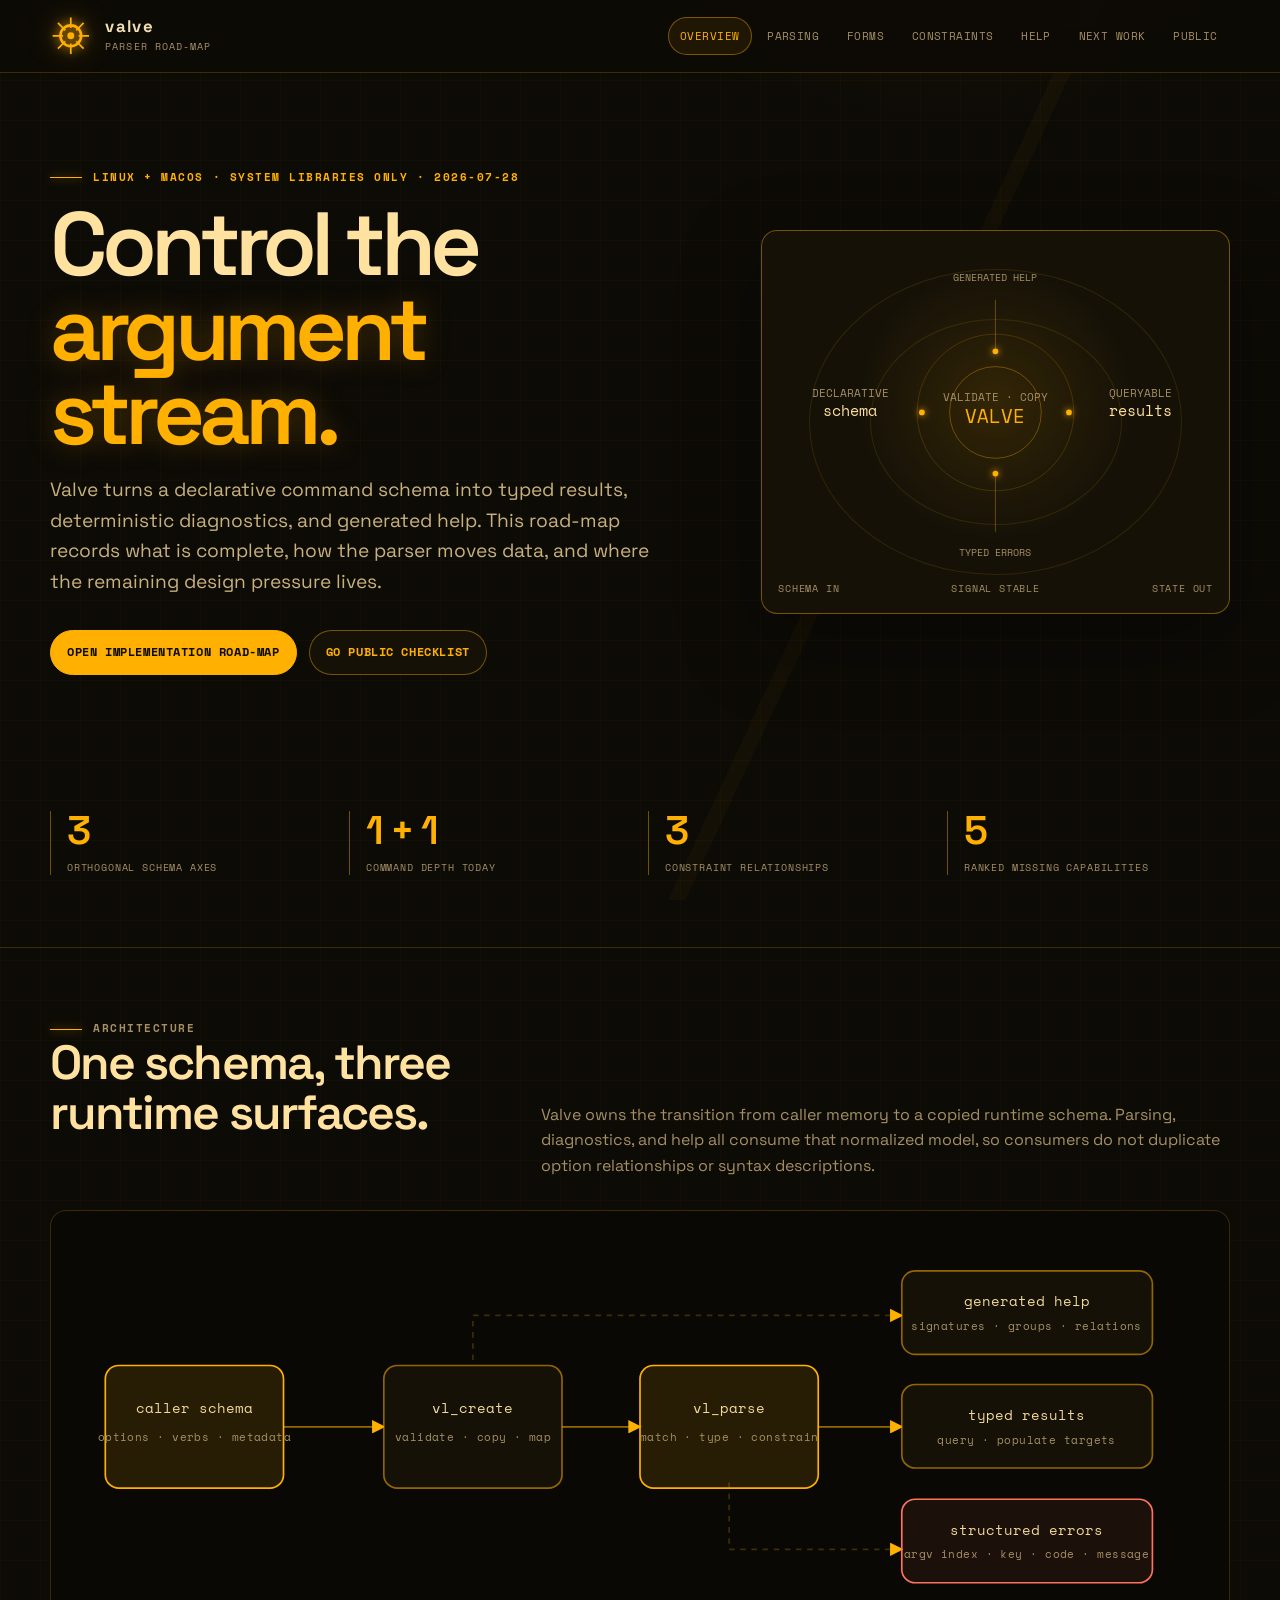
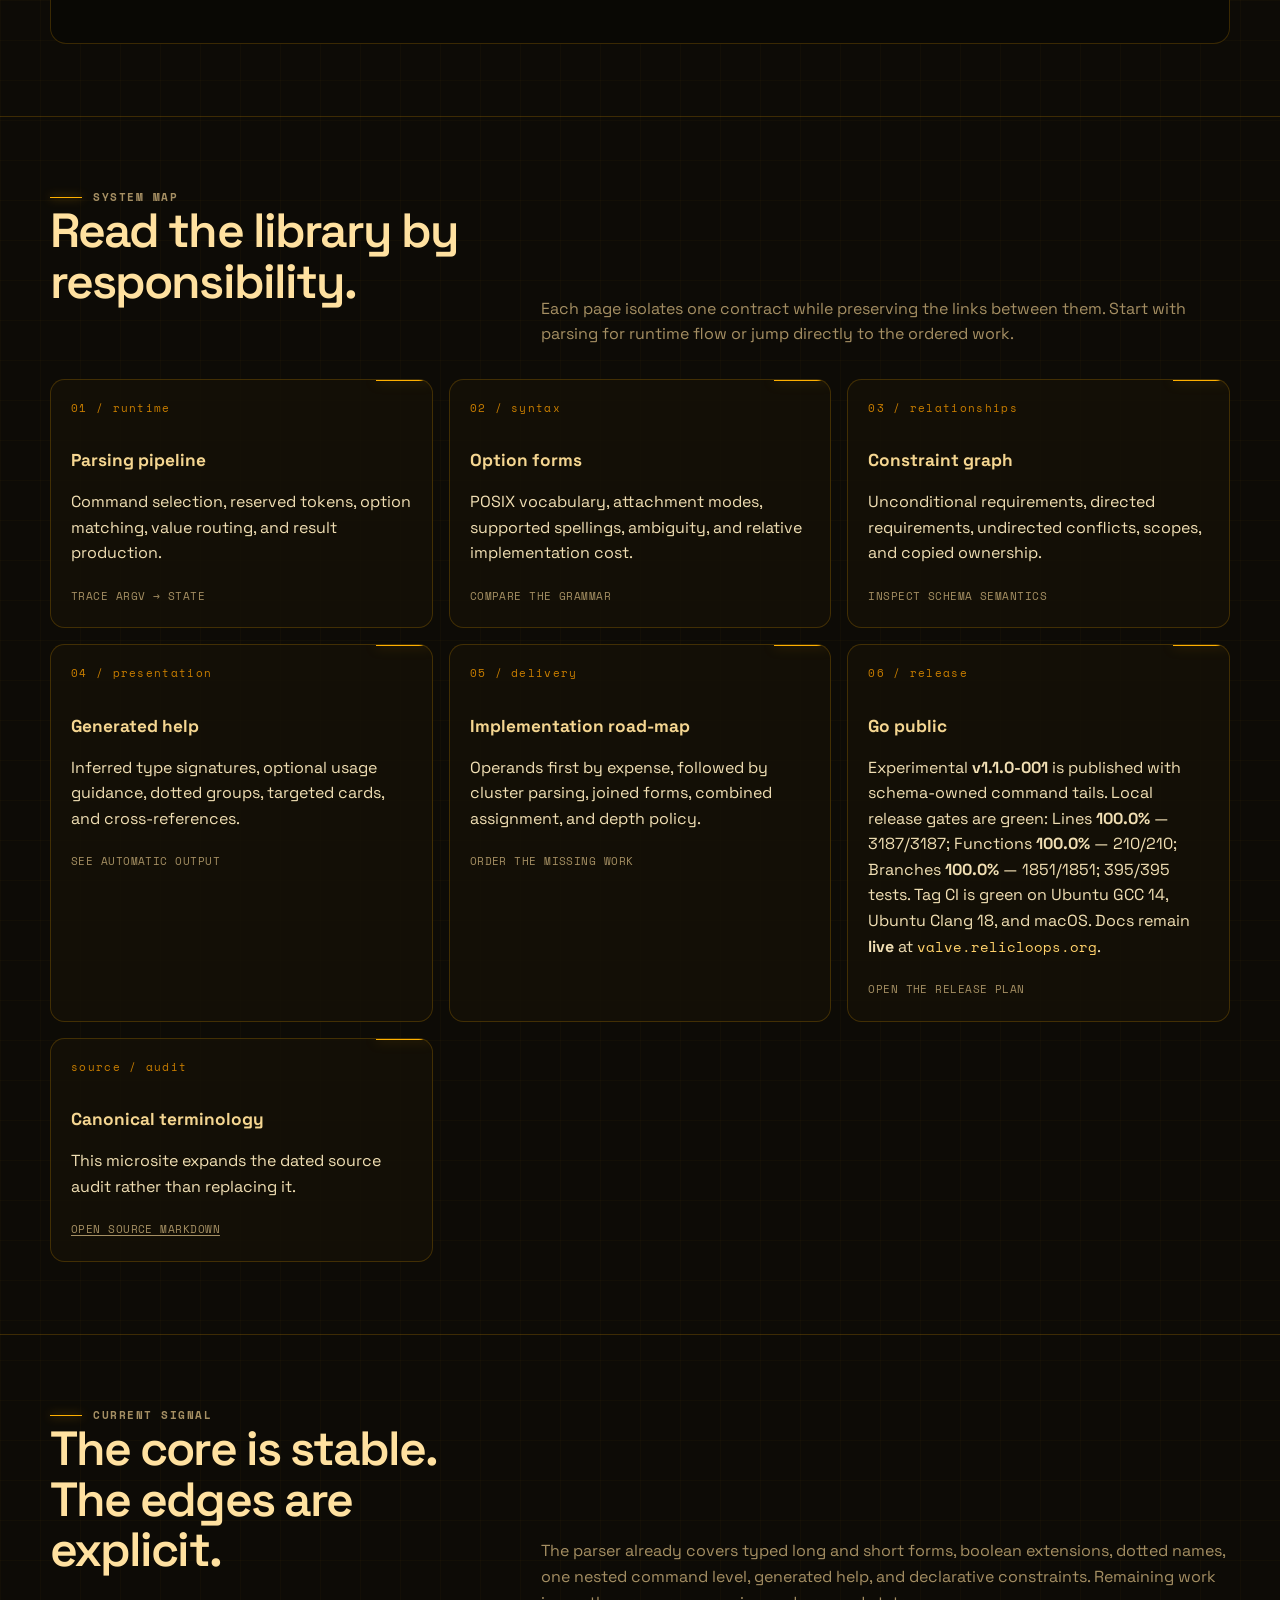
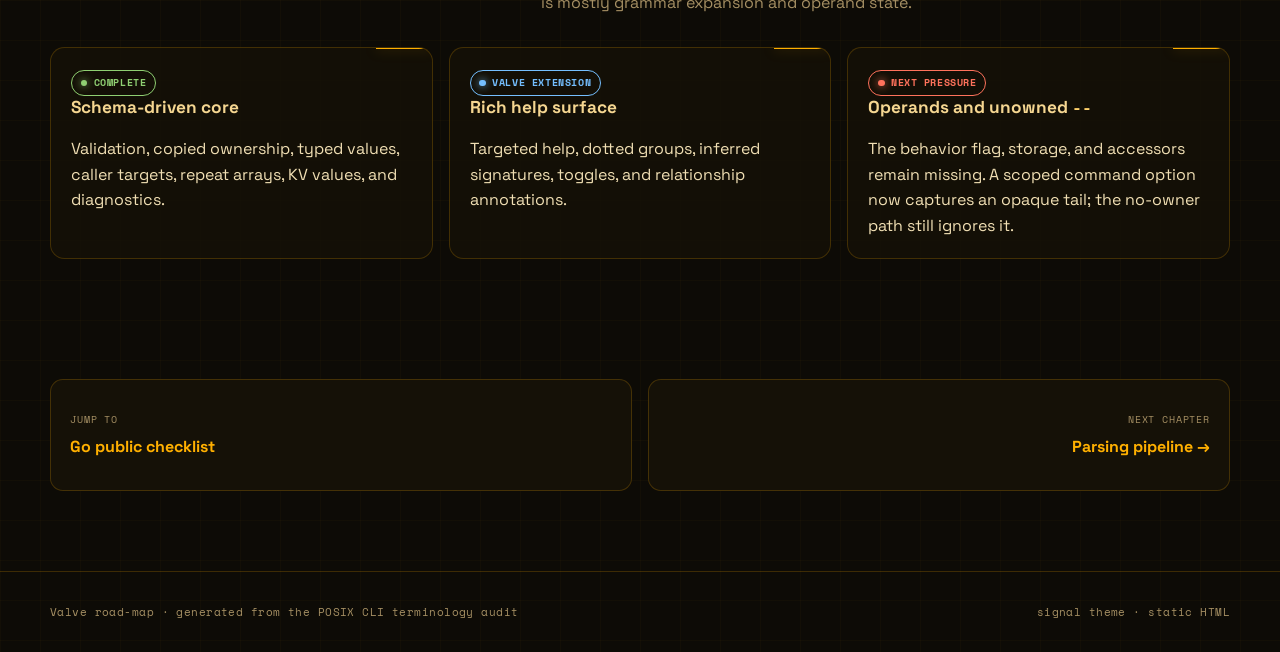
<file: .prompt/refs/road-map/index.html>
<!doctype html>
<html lang="en">
<head>
  <meta charset="utf-8">
  <meta name="viewport" content="width=device-width, initial-scale=1">
  <meta name="description" content="Valve command-line parser architecture, capability status, and implementation roadmap.">
  <title>Valve road-map — system overview</title>
  <link rel="preconnect" href="https://fonts.googleapis.com">
  <link rel="preconnect" href="https://fonts.gstatic.com" crossorigin>
  <link href="https://fonts.googleapis.com/css2?family=Space+Grotesk:wght@400;600;700&amp;family=Space+Mono:wght@400;700&amp;display=swap" rel="stylesheet">
  <link rel="stylesheet" href="styles.css">
</head>
<body>
  <a class="skip-link" href="#main">Skip to content</a>
  <header class="site-header">
    <div class="shell site-header__inner">
      <a class="brand" href="index.html" aria-label="Valve roadmap home">
        <span class="brand__mark" aria-hidden="true">
          <svg viewBox="0 0 48 48">
            <circle cx="24" cy="24" r="12" fill="none" stroke="currentColor" stroke-width="3"/>
            <circle cx="24" cy="24" r="4" fill="currentColor"/>
            <path d="M24 3v12M24 33v12M3 24h12M33 24h12M9.2 9.2l8.5 8.5M30.3 30.3l8.5 8.5M38.8 9.2l-8.5 8.5M17.7 30.3l-8.5 8.5" stroke="currentColor" stroke-width="2"/>
          </svg>
        </span>
        <span>
          <span class="brand__name">valve</span>
          <span class="brand__meta">parser road-map</span>
        </span>
      </a>
      <button class="nav-toggle" type="button" aria-expanded="false" aria-controls="site-nav">menu</button>
      <nav class="site-nav" id="site-nav" aria-label="Roadmap">
        <a href="index.html">overview</a>
        <a href="parsing.html">parsing</a>
        <a href="forms.html">forms</a>
        <a href="constraints.html">constraints</a>
        <a href="help.html">help</a>
        <a href="roadmap.html">next work</a>
        <a href="public.html">public</a>
      </nav>
    </div>
  </header>

  <main id="main">
    <section class="shell hero">
      <div>
        <p class="eyebrow">Linux + macOS · system libraries only · 2026-07-28</p>
        <h1>Control the <em>argument stream.</em></h1>
        <p class="lede">
          Valve turns a declarative command schema into typed results, deterministic
          diagnostics, and generated help. This road-map records what is complete,
          how the parser moves data, and where the remaining design pressure lives.
        </p>
        <div class="hero__actions">
          <a class="button button--primary" href="roadmap.html">open implementation road-map</a>
          <a class="button" href="public.html">go public checklist</a>
        </div>
      </div>

      <div class="signal-panel" aria-label="Valve signal diagram">
        <svg class="signal-panel__diagram" viewBox="0 0 480 400" role="img" aria-labelledby="signal-title signal-desc">
          <title id="signal-title">Valve schema to result signal</title>
          <desc id="signal-desc">A schema enters the Valve core, passes through validation and parsing, and exits as results, errors, and help.</desc>
          <defs>
            <filter id="glow">
              <feGaussianBlur stdDeviation="4" result="blur"/>
              <feMerge>
                <feMergeNode in="blur"/>
                <feMergeNode in="SourceGraphic"/>
              </feMerge>
            </filter>
          </defs>
          <g fill="none" stroke="#ffb000">
            <circle cx="240" cy="190" r="82" opacity=".18"/>
            <circle cx="240" cy="190" r="48" opacity=".35"/>
            <path d="M35 190h128M317 190h128" opacity=".65" filter="url(#glow)"/>
            <path d="M240 72v54M240 254v61" opacity=".35"/>
          </g>
          <g font-family="Space Mono, monospace" text-anchor="middle">
            <text x="88" y="174" fill="#a58f63" font-size="11">DECLARATIVE</text>
            <text x="88" y="194" fill="#ffe1a0" font-size="16">schema</text>
            <text x="240" y="178" fill="#a58f63" font-size="11">VALIDATE · COPY</text>
            <text x="240" y="201" fill="#ffb000" font-size="20">VALVE</text>
            <text x="392" y="174" fill="#a58f63" font-size="11">QUERYABLE</text>
            <text x="392" y="194" fill="#ffe1a0" font-size="16">results</text>
            <text x="240" y="52" fill="#a58f63" font-size="10">GENERATED HELP</text>
            <text x="240" y="340" fill="#a58f63" font-size="10">TYPED ERRORS</text>
          </g>
          <g fill="#ffb000" filter="url(#glow)">
            <circle cx="163" cy="190" r="3"/>
            <circle cx="317" cy="190" r="3"/>
            <circle cx="240" cy="126" r="3"/>
            <circle cx="240" cy="254" r="3"/>
          </g>
        </svg>
        <div class="signal-panel__label">
          <span>schema in</span>
          <span>signal stable</span>
          <span>state out</span>
        </div>
      </div>
    </section>

    <section class="section">
      <div class="shell">
        <div class="grid grid--4">
          <div class="metric reveal">
            <span class="metric__value">3</span>
            <span class="metric__label">orthogonal schema axes</span>
          </div>
          <div class="metric reveal">
            <span class="metric__value">1 + 1</span>
            <span class="metric__label">command depth today</span>
          </div>
          <div class="metric reveal">
            <span class="metric__value">3</span>
            <span class="metric__label">constraint relationships</span>
          </div>
          <div class="metric reveal">
            <span class="metric__value">5</span>
            <span class="metric__label">ranked missing capabilities</span>
          </div>
        </div>
      </div>
    </section>

    <section class="section">
      <div class="shell">
        <div class="section-heading">
          <div>
            <p class="eyebrow">Architecture</p>
            <h2>One schema, three runtime surfaces.</h2>
          </div>
          <p>
            Valve owns the transition from caller memory to a copied runtime schema.
            Parsing, diagnostics, and help all consume that normalized model, so
            consumers do not duplicate option relationships or syntax descriptions.
          </p>
        </div>

        <div class="diagram reveal">
          <svg viewBox="0 0 1000 330" role="img" aria-labelledby="architecture-title architecture-desc">
            <title id="architecture-title">Valve library architecture</title>
            <desc id="architecture-desc">Caller schema validation and copying feed parsing, generated help, and constraint checks before results and errors are exposed.</desc>
            <defs>
              <marker id="arrow" markerWidth="8" markerHeight="8" refX="7" refY="4" orient="auto">
                <path d="M0 0L8 4L0 8Z" fill="#ffb000"/>
              </marker>
            </defs>
            <path class="wire" marker-end="url(#arrow)" d="M180 165H270"/>
            <path class="wire" marker-end="url(#arrow)" d="M430 165H500"/>
            <path class="wire" marker-end="url(#arrow)" d="M660 165H735"/>
            <path class="wire wire--muted" marker-end="url(#arrow)" d="M350 115V65H735"/>
            <path class="wire wire--muted" marker-end="url(#arrow)" d="M580 215v60h155"/>

            <rect class="node node--active" x="20" y="110" width="160" height="110" rx="12"/>
            <text class="label" x="100" y="153" text-anchor="middle">caller schema</text>
            <text class="label label--small" x="100" y="178" text-anchor="middle">options · verbs · metadata</text>

            <rect class="node" x="270" y="110" width="160" height="110" rx="12"/>
            <text class="label" x="350" y="153" text-anchor="middle">vl_create</text>
            <text class="label label--small" x="350" y="178" text-anchor="middle">validate · copy · map</text>

            <rect class="node node--active" x="500" y="110" width="160" height="110" rx="12"/>
            <text class="label" x="580" y="153" text-anchor="middle">vl_parse</text>
            <text class="label label--small" x="580" y="178" text-anchor="middle">match · type · constrain</text>

            <rect class="node" x="735" y="25" width="225" height="75" rx="12"/>
            <text class="label" x="847" y="57" text-anchor="middle">generated help</text>
            <text class="label label--small" x="847" y="78" text-anchor="middle">signatures · groups · relations</text>

            <rect class="node" x="735" y="127" width="225" height="75" rx="12"/>
            <text class="label" x="847" y="159" text-anchor="middle">typed results</text>
            <text class="label label--small" x="847" y="180" text-anchor="middle">query · populate targets</text>

            <rect class="node node--missing" x="735" y="230" width="225" height="75" rx="12"/>
            <text class="label" x="847" y="262" text-anchor="middle">structured errors</text>
            <text class="label label--small" x="847" y="283" text-anchor="middle">argv index · key · code · message</text>
          </svg>
        </div>
      </div>
    </section>

    <section class="section">
      <div class="shell">
        <div class="section-heading">
          <div>
            <p class="eyebrow">System map</p>
            <h2>Read the library by responsibility.</h2>
          </div>
          <p>
            Each page isolates one contract while preserving the links between them.
            Start with parsing for runtime flow or jump directly to the ordered work.
          </p>
        </div>

        <div class="grid grid--3">
          <a class="card card--link reveal" href="parsing.html">
            <span class="card__index">01 / runtime</span>
            <h3>Parsing pipeline</h3>
            <p>Command selection, reserved tokens, option matching, value routing, and result production.</p>
            <span class="card__meta">trace argv → state</span>
          </a>
          <a class="card card--link reveal" href="forms.html">
            <span class="card__index">02 / syntax</span>
            <h3>Option forms</h3>
            <p>POSIX vocabulary, attachment modes, supported spellings, ambiguity, and relative implementation cost.</p>
            <span class="card__meta">compare the grammar</span>
          </a>
          <a class="card card--link reveal" href="constraints.html">
            <span class="card__index">03 / relationships</span>
            <h3>Constraint graph</h3>
            <p>Unconditional requirements, directed requirements, undirected conflicts, scopes, and copied ownership.</p>
            <span class="card__meta">inspect schema semantics</span>
          </a>
          <a class="card card--link reveal" href="help.html">
            <span class="card__index">04 / presentation</span>
            <h3>Generated help</h3>
            <p>Inferred type signatures, optional usage guidance, dotted groups, targeted cards, and cross-references.</p>
            <span class="card__meta">see automatic output</span>
          </a>
          <a class="card card--link reveal" href="roadmap.html">
            <span class="card__index">05 / delivery</span>
            <h3>Implementation road-map</h3>
            <p>Operands first by expense, followed by cluster parsing, joined forms, combined assignment, and depth policy.</p>
            <span class="card__meta">order the missing work</span>
          </a>
          <a class="card card--link reveal" href="public.html">
            <span class="card__index">06 / release</span>
            <h3>Go public</h3>
            <p>Experimental <strong>v1.1.0-001</strong> is published with schema-owned command tails. Local release gates are green: Lines <strong>100.0%</strong> — 3187/3187; Functions <strong>100.0%</strong> — 210/210; Branches <strong>100.0%</strong> — 1851/1851; 395/395 tests. Tag CI is green on Ubuntu GCC 14, Ubuntu Clang 18, and macOS. Docs remain <strong>live</strong> at <code>valve.relicloops.org</code>.</p>
            <span class="card__meta">open the release plan</span>
          </a>
          <div class="card reveal">
            <span class="card__index">source / audit</span>
            <h3>Canonical terminology</h3>
            <p>This microsite expands the dated source audit rather than replacing it.</p>
            <a class="card__meta" href="../source/task/posix-cli-terminology.md">open source markdown</a>
          </div>
        </div>
      </div>
    </section>

    <section class="section">
      <div class="shell">
        <div class="section-heading">
          <div>
            <p class="eyebrow">Current signal</p>
            <h2>The core is stable. The edges are explicit.</h2>
          </div>
          <p>
            The parser already covers typed long and short forms, boolean extensions,
            dotted names, one nested command level, generated help, and declarative
            constraints. Remaining work is mostly grammar expansion and operand state.
          </p>
        </div>

        <div class="grid grid--3">
          <div class="card reveal">
            <span class="status status--complete">complete</span>
            <h3>Schema-driven core</h3>
            <p>Validation, copied ownership, typed values, caller targets, repeat arrays, KV values, and diagnostics.</p>
          </div>
          <div class="card reveal">
            <span class="status status--custom">Valve extension</span>
            <h3>Rich help surface</h3>
            <p>Targeted help, dotted groups, inferred signatures, toggles, and relationship annotations.</p>
          </div>
          <div class="card reveal">
            <span class="status status--missing">next pressure</span>
            <h3>Operands and unowned <code>--</code></h3>
            <p>The behavior flag, storage, and accessors remain missing. A scoped command option now captures an opaque tail; the no-owner path still ignores it.</p>
          </div>
        </div>
      </div>
    </section>

    <div class="shell pager">
      <a href="public.html">
        <small>jump to</small>
        <strong>Go public checklist</strong>
      </a>
      <a href="parsing.html">
        <small>next chapter</small>
        <strong>Parsing pipeline →</strong>
      </a>
    </div>
  </main>

  <footer class="site-footer">
    <div class="shell site-footer__inner">
      <span>Valve road-map · generated from the POSIX CLI terminology audit</span>
      <span>signal theme · static HTML</span>
    </div>
  </footer>
  <script src="site.js"></script>
</body>
</html>
</file>
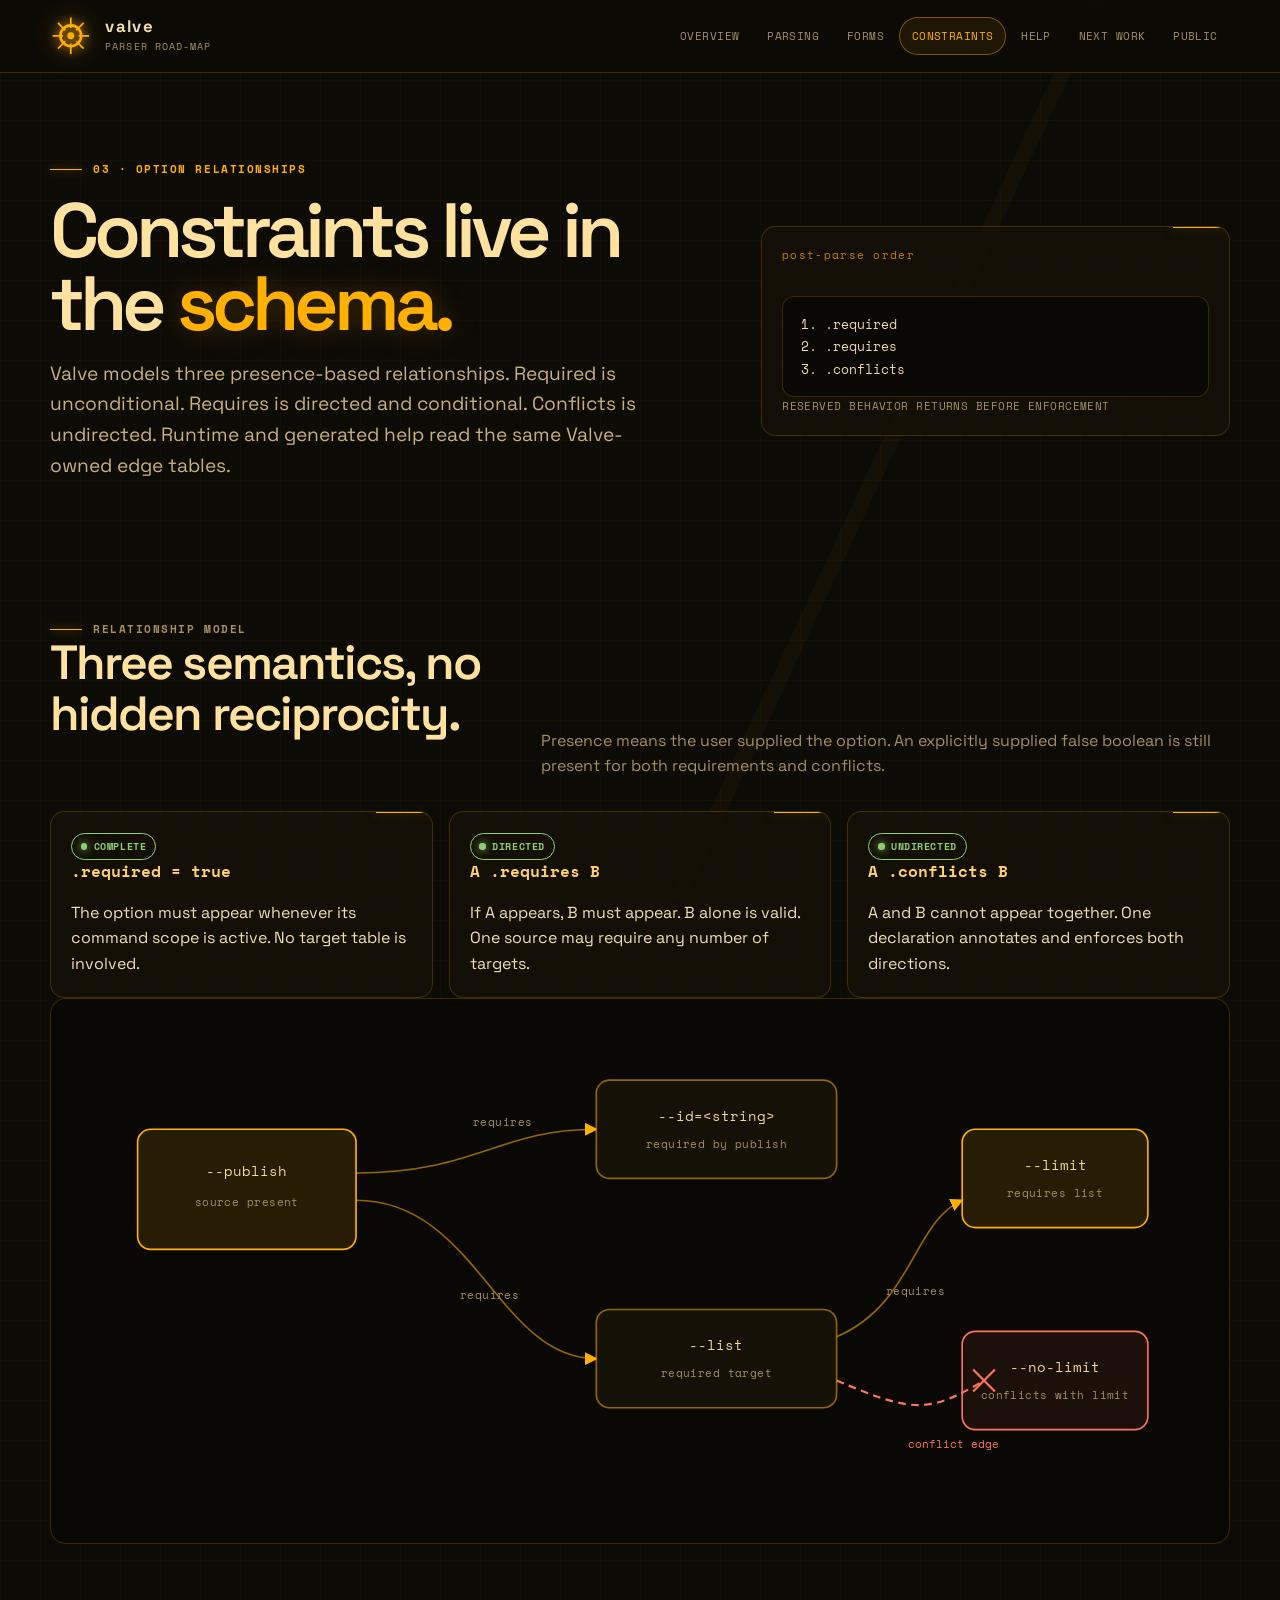
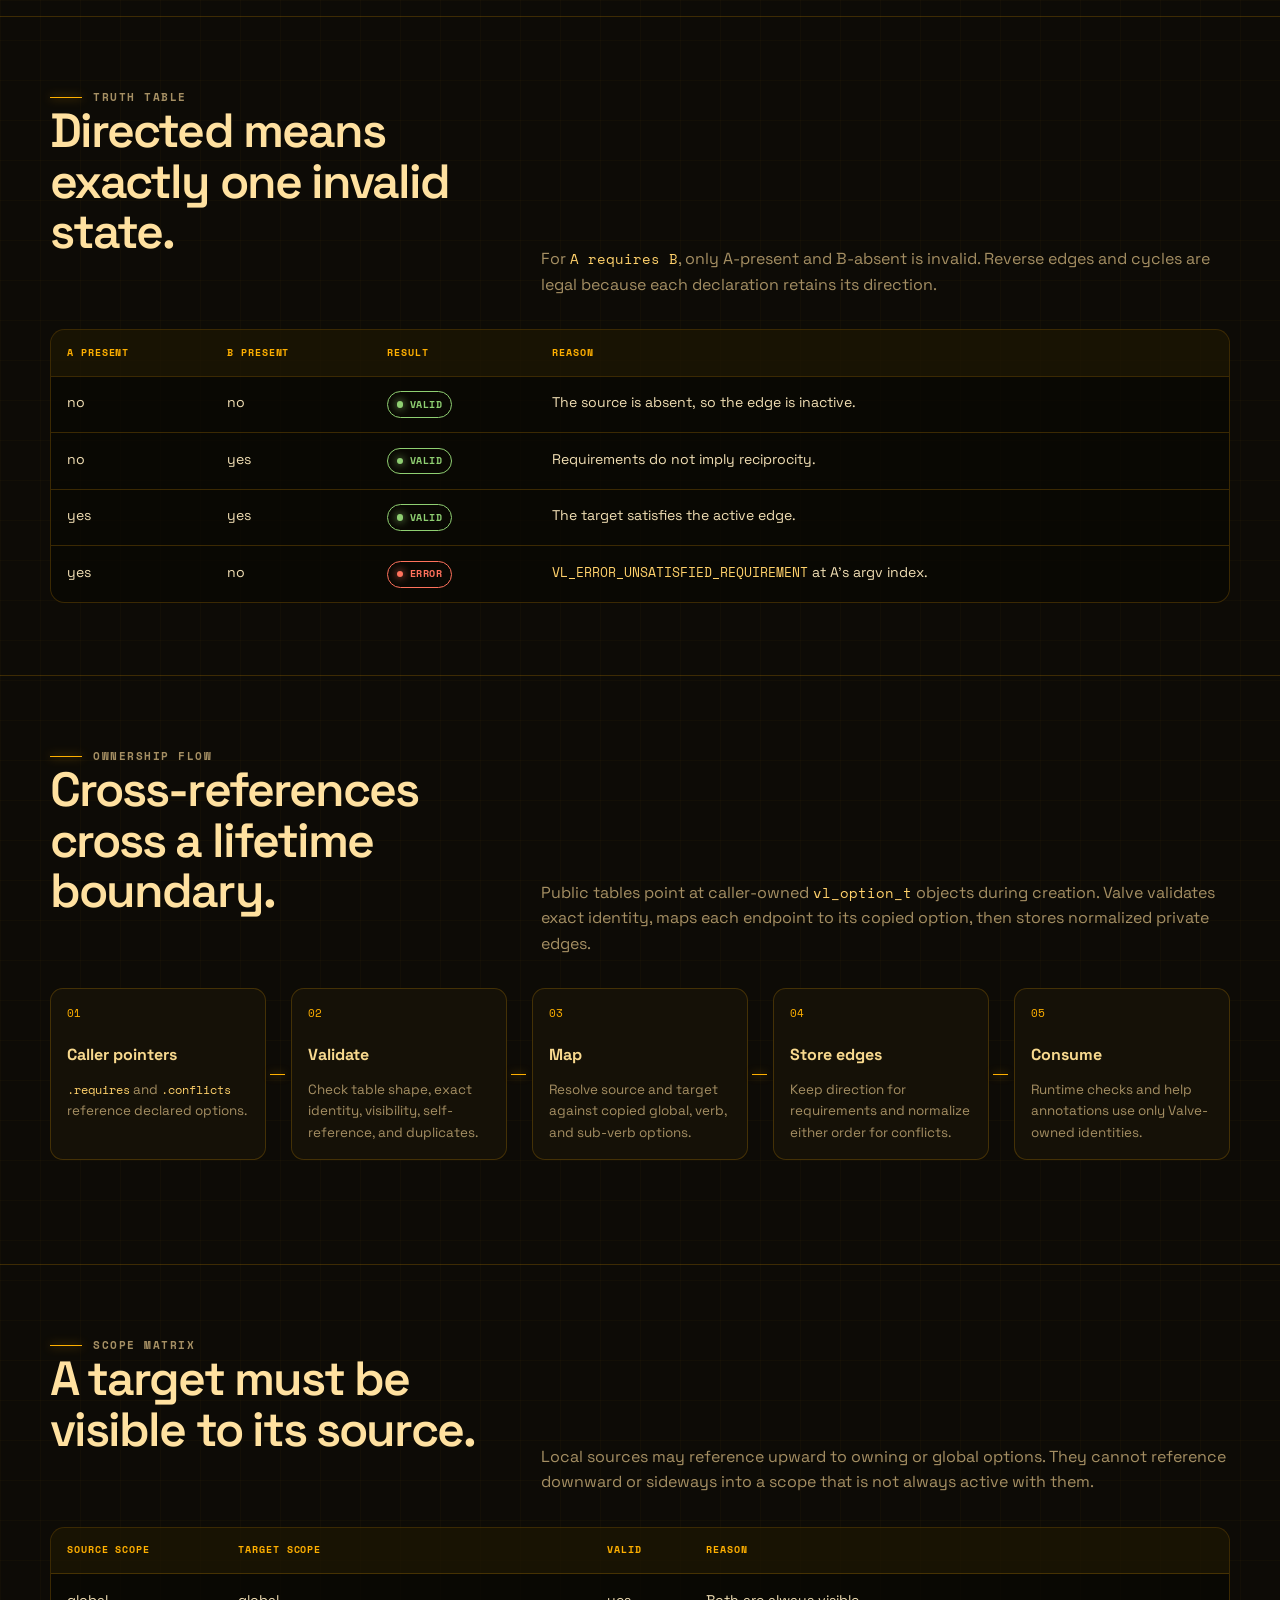
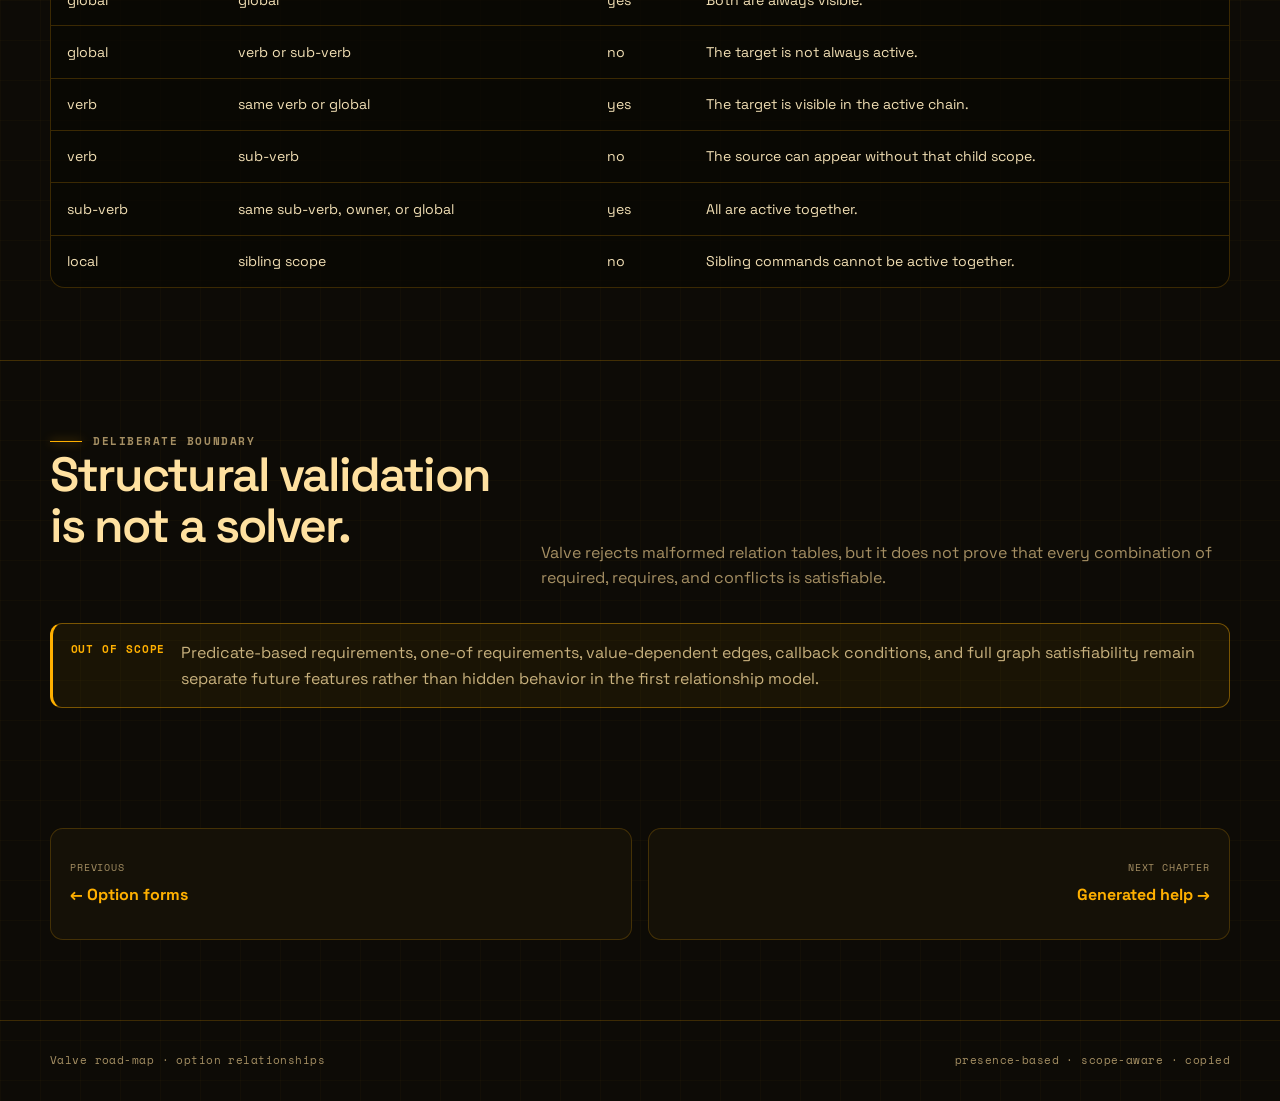
<file: .prompt/refs/road-map/constraints.html>
<!doctype html>
<html lang="en">
<head>
  <meta charset="utf-8">
  <meta name="viewport" content="width=device-width, initial-scale=1">
  <meta name="description" content="Valve required, requires, and conflicts option relationships, scope, ownership, and runtime flow.">
  <title>Valve road-map — constraint graph</title>
  <link rel="preconnect" href="https://fonts.googleapis.com">
  <link rel="preconnect" href="https://fonts.gstatic.com" crossorigin>
  <link href="https://fonts.googleapis.com/css2?family=Space+Grotesk:wght@400;600;700&amp;family=Space+Mono:wght@400;700&amp;display=swap" rel="stylesheet">
  <link rel="stylesheet" href="styles.css">
</head>
<body>
  <a class="skip-link" href="#main">Skip to content</a>
  <header class="site-header">
    <div class="shell site-header__inner">
      <a class="brand" href="index.html" aria-label="Valve roadmap home">
        <span class="brand__mark" aria-hidden="true">
          <svg viewBox="0 0 48 48">
            <circle cx="24" cy="24" r="12" fill="none" stroke="currentColor" stroke-width="3"/>
            <circle cx="24" cy="24" r="4" fill="currentColor"/>
            <path d="M24 3v12M24 33v12M3 24h12M33 24h12M9.2 9.2l8.5 8.5M30.3 30.3l8.5 8.5M38.8 9.2l-8.5 8.5M17.7 30.3l-8.5 8.5" stroke="currentColor" stroke-width="2"/>
          </svg>
        </span>
        <span>
          <span class="brand__name">valve</span>
          <span class="brand__meta">parser road-map</span>
        </span>
      </a>
      <button class="nav-toggle" type="button" aria-expanded="false" aria-controls="site-nav">menu</button>
      <nav class="site-nav" id="site-nav" aria-label="Roadmap">
        <a href="index.html">overview</a>
        <a href="parsing.html">parsing</a>
        <a href="forms.html">forms</a>
        <a href="constraints.html">constraints</a>
        <a href="help.html">help</a>
        <a href="roadmap.html">next work</a>
        <a href="public.html">public</a>
      </nav>
    </div>
  </header>

  <main id="main">
    <section class="shell hero hero--compact">
      <div>
        <p class="eyebrow">03 · option relationships</p>
        <h1>Constraints live in the <em>schema.</em></h1>
        <p class="lede">
          Valve models three presence-based relationships. Required is unconditional.
          Requires is directed and conditional. Conflicts is undirected. Runtime and
          generated help read the same Valve-owned edge tables.
        </p>
      </div>
      <div class="card">
        <span class="card__index">post-parse order</span>
        <pre>1. .required
2. .requires
3. .conflicts</pre>
        <p class="card__meta">reserved behavior returns before enforcement</p>
      </div>
    </section>

    <section class="section">
      <div class="shell">
        <div class="section-heading">
          <div>
            <p class="eyebrow">Relationship model</p>
            <h2>Three semantics, no hidden reciprocity.</h2>
          </div>
          <p>
            Presence means the user supplied the option. An explicitly supplied false
            boolean is still present for both requirements and conflicts.
          </p>
        </div>

        <div class="grid grid--3">
          <div class="card reveal">
            <span class="status status--complete">complete</span>
            <h3><code>.required = true</code></h3>
            <p>The option must appear whenever its command scope is active. No target table is involved.</p>
          </div>
          <div class="card reveal">
            <span class="status status--complete">directed</span>
            <h3><code>A .requires B</code></h3>
            <p>If A appears, B must appear. B alone is valid. One source may require any number of targets.</p>
          </div>
          <div class="card reveal">
            <span class="status status--complete">undirected</span>
            <h3><code>A .conflicts B</code></h3>
            <p>A and B cannot appear together. One declaration annotates and enforces both directions.</p>
          </div>
        </div>

        <div class="diagram reveal">
          <svg viewBox="0 0 1020 440" role="img" aria-labelledby="relation-title relation-desc">
            <title id="relation-title">Valve option relationship graph</title>
            <desc id="relation-desc">Publish requires id and list, limit requires list, and limit conflicts with no-limit.</desc>
            <defs>
              <marker id="relation-arrow" markerWidth="8" markerHeight="8" refX="7" refY="4" orient="auto">
                <path d="M0 0L8 4L0 8Z" fill="#ffb000"/>
              </marker>
            </defs>
            <path class="wire" marker-end="url(#relation-arrow)" d="M250 130C360 130 380 90 470 90"/>
            <path class="wire" marker-end="url(#relation-arrow)" d="M250 155C360 155 380 300 470 300"/>
            <path class="wire" marker-end="url(#relation-arrow)" d="M690 280C760 250 760 175 805 155"/>
            <path d="M690 320C760 350 775 350 825 320" fill="none" stroke="#ff725c" stroke-width="2" stroke-dasharray="7 5"/>
            <path d="M815 310l20 20M835 310l-20 20" stroke="#ff725c" stroke-width="2"/>

            <rect class="node node--active" x="50" y="90" width="200" height="110" rx="12"/>
            <text class="label" x="150" y="133" text-anchor="middle">--publish</text>
            <text class="label label--small" x="150" y="160" text-anchor="middle">source present</text>

            <rect class="node" x="470" y="45" width="220" height="90" rx="12"/>
            <text class="label" x="580" y="82" text-anchor="middle">--id=&lt;string&gt;</text>
            <text class="label label--small" x="580" y="107" text-anchor="middle">required by publish</text>

            <rect class="node" x="470" y="255" width="220" height="90" rx="12"/>
            <text class="label" x="580" y="292" text-anchor="middle">--list</text>
            <text class="label label--small" x="580" y="317" text-anchor="middle">required target</text>

            <rect class="node node--active" x="805" y="90" width="170" height="90" rx="12"/>
            <text class="label" x="890" y="127" text-anchor="middle">--limit</text>
            <text class="label label--small" x="890" y="152" text-anchor="middle">requires list</text>

            <rect class="node node--missing" x="805" y="275" width="170" height="90" rx="12"/>
            <text class="label" x="890" y="312" text-anchor="middle">--no-limit</text>
            <text class="label label--small" x="890" y="337" text-anchor="middle">conflicts with limit</text>

            <text class="label label--small" x="357" y="87">requires</text>
            <text class="label label--small" x="345" y="245">requires</text>
            <text class="label label--small" x="735" y="242">requires</text>
            <text x="755" y="382" fill="#ff725c" font-family="Space Mono, monospace" font-size="10">conflict edge</text>
          </svg>
        </div>
      </div>
    </section>

    <section class="section">
      <div class="shell">
        <div class="section-heading">
          <div>
            <p class="eyebrow">Truth table</p>
            <h2>Directed means exactly one invalid state.</h2>
          </div>
          <p>
            For <code>A requires B</code>, only A-present and B-absent is invalid.
            Reverse edges and cycles are legal because each declaration retains its
            direction.
          </p>
        </div>

        <div class="table-wrap reveal">
          <table>
            <thead>
              <tr>
                <th>A present</th>
                <th>B present</th>
                <th>Result</th>
                <th>Reason</th>
              </tr>
            </thead>
            <tbody>
              <tr>
                <td>no</td>
                <td>no</td>
                <td><span class="status status--complete">valid</span></td>
                <td>The source is absent, so the edge is inactive.</td>
              </tr>
              <tr>
                <td>no</td>
                <td>yes</td>
                <td><span class="status status--complete">valid</span></td>
                <td>Requirements do not imply reciprocity.</td>
              </tr>
              <tr>
                <td>yes</td>
                <td>yes</td>
                <td><span class="status status--complete">valid</span></td>
                <td>The target satisfies the active edge.</td>
              </tr>
              <tr>
                <td>yes</td>
                <td>no</td>
                <td><span class="status status--missing">error</span></td>
                <td><code>VL_ERROR_UNSATISFIED_REQUIREMENT</code> at A's argv index.</td>
              </tr>
            </tbody>
          </table>
        </div>
      </div>
    </section>

    <section class="section">
      <div class="shell">
        <div class="section-heading">
          <div>
            <p class="eyebrow">Ownership flow</p>
            <h2>Cross-references cross a lifetime boundary.</h2>
          </div>
          <p>
            Public tables point at caller-owned <code>vl_option_t</code> objects during
            creation. Valve validates exact identity, maps each endpoint to its copied
            option, then stores normalized private edges.
          </p>
        </div>

        <div class="flow">
          <div class="flow__step reveal">
            <span class="flow__number">01</span>
            <strong>Caller pointers</strong>
            <p><code>.requires</code> and <code>.conflicts</code> reference declared options.</p>
          </div>
          <div class="flow__step reveal">
            <span class="flow__number">02</span>
            <strong>Validate</strong>
            <p>Check table shape, exact identity, visibility, self-reference, and duplicates.</p>
          </div>
          <div class="flow__step reveal">
            <span class="flow__number">03</span>
            <strong>Map</strong>
            <p>Resolve source and target against copied global, verb, and sub-verb options.</p>
          </div>
          <div class="flow__step reveal">
            <span class="flow__number">04</span>
            <strong>Store edges</strong>
            <p>Keep direction for requirements and normalize either order for conflicts.</p>
          </div>
          <div class="flow__step reveal">
            <span class="flow__number">05</span>
            <strong>Consume</strong>
            <p>Runtime checks and help annotations use only Valve-owned identities.</p>
          </div>
        </div>
      </div>
    </section>

    <section class="section">
      <div class="shell">
        <div class="section-heading">
          <div>
            <p class="eyebrow">Scope matrix</p>
            <h2>A target must be visible to its source.</h2>
          </div>
          <p>
            Local sources may reference upward to owning or global options. They cannot
            reference downward or sideways into a scope that is not always active with
            them.
          </p>
        </div>

        <div class="table-wrap reveal">
          <table>
            <thead>
              <tr>
                <th>Source scope</th>
                <th>Target scope</th>
                <th>Valid</th>
                <th>Reason</th>
              </tr>
            </thead>
            <tbody>
              <tr><td>global</td><td>global</td><td>yes</td><td>Both are always visible.</td></tr>
              <tr><td>global</td><td>verb or sub-verb</td><td>no</td><td>The target is not always active.</td></tr>
              <tr><td>verb</td><td>same verb or global</td><td>yes</td><td>The target is visible in the active chain.</td></tr>
              <tr><td>verb</td><td>sub-verb</td><td>no</td><td>The source can appear without that child scope.</td></tr>
              <tr><td>sub-verb</td><td>same sub-verb, owner, or global</td><td>yes</td><td>All are active together.</td></tr>
              <tr><td>local</td><td>sibling scope</td><td>no</td><td>Sibling commands cannot be active together.</td></tr>
            </tbody>
          </table>
        </div>
      </div>
    </section>

    <section class="section">
      <div class="shell">
        <div class="section-heading">
          <div>
            <p class="eyebrow">Deliberate boundary</p>
            <h2>Structural validation is not a solver.</h2>
          </div>
          <p>
            Valve rejects malformed relation tables, but it does not prove that every
            combination of required, requires, and conflicts is satisfiable.
          </p>
        </div>

        <div class="callout">
          <span class="callout__key">out of scope</span>
          <p>
            Predicate-based requirements, one-of requirements, value-dependent edges,
            callback conditions, and full graph satisfiability remain separate future
            features rather than hidden behavior in the first relationship model.
          </p>
        </div>
      </div>
    </section>

    <div class="shell pager">
      <a href="forms.html">
        <small>previous</small>
        <strong>← Option forms</strong>
      </a>
      <a href="help.html">
        <small>next chapter</small>
        <strong>Generated help →</strong>
      </a>
    </div>
  </main>

  <footer class="site-footer">
    <div class="shell site-footer__inner">
      <span>Valve road-map · option relationships</span>
      <span>presence-based · scope-aware · copied</span>
    </div>
  </footer>
  <script src="site.js"></script>
</body>
</html>
</file>
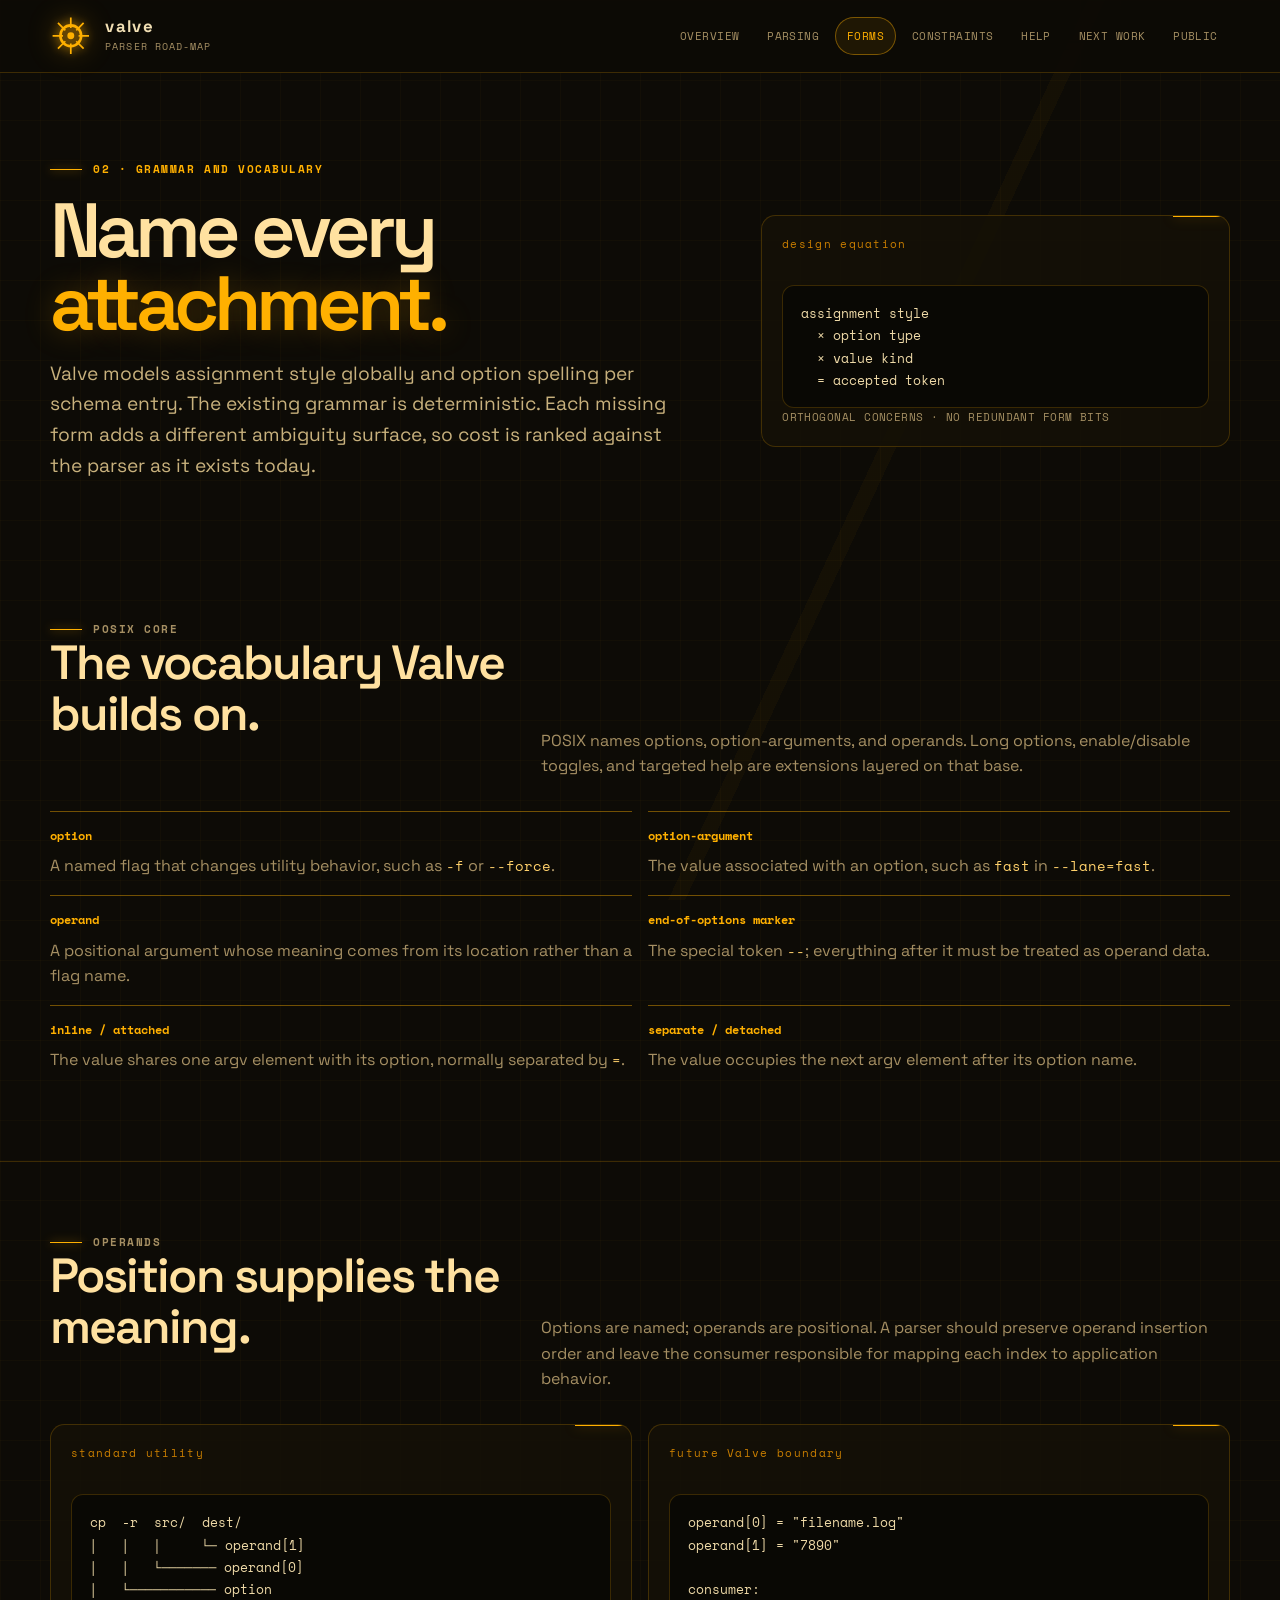
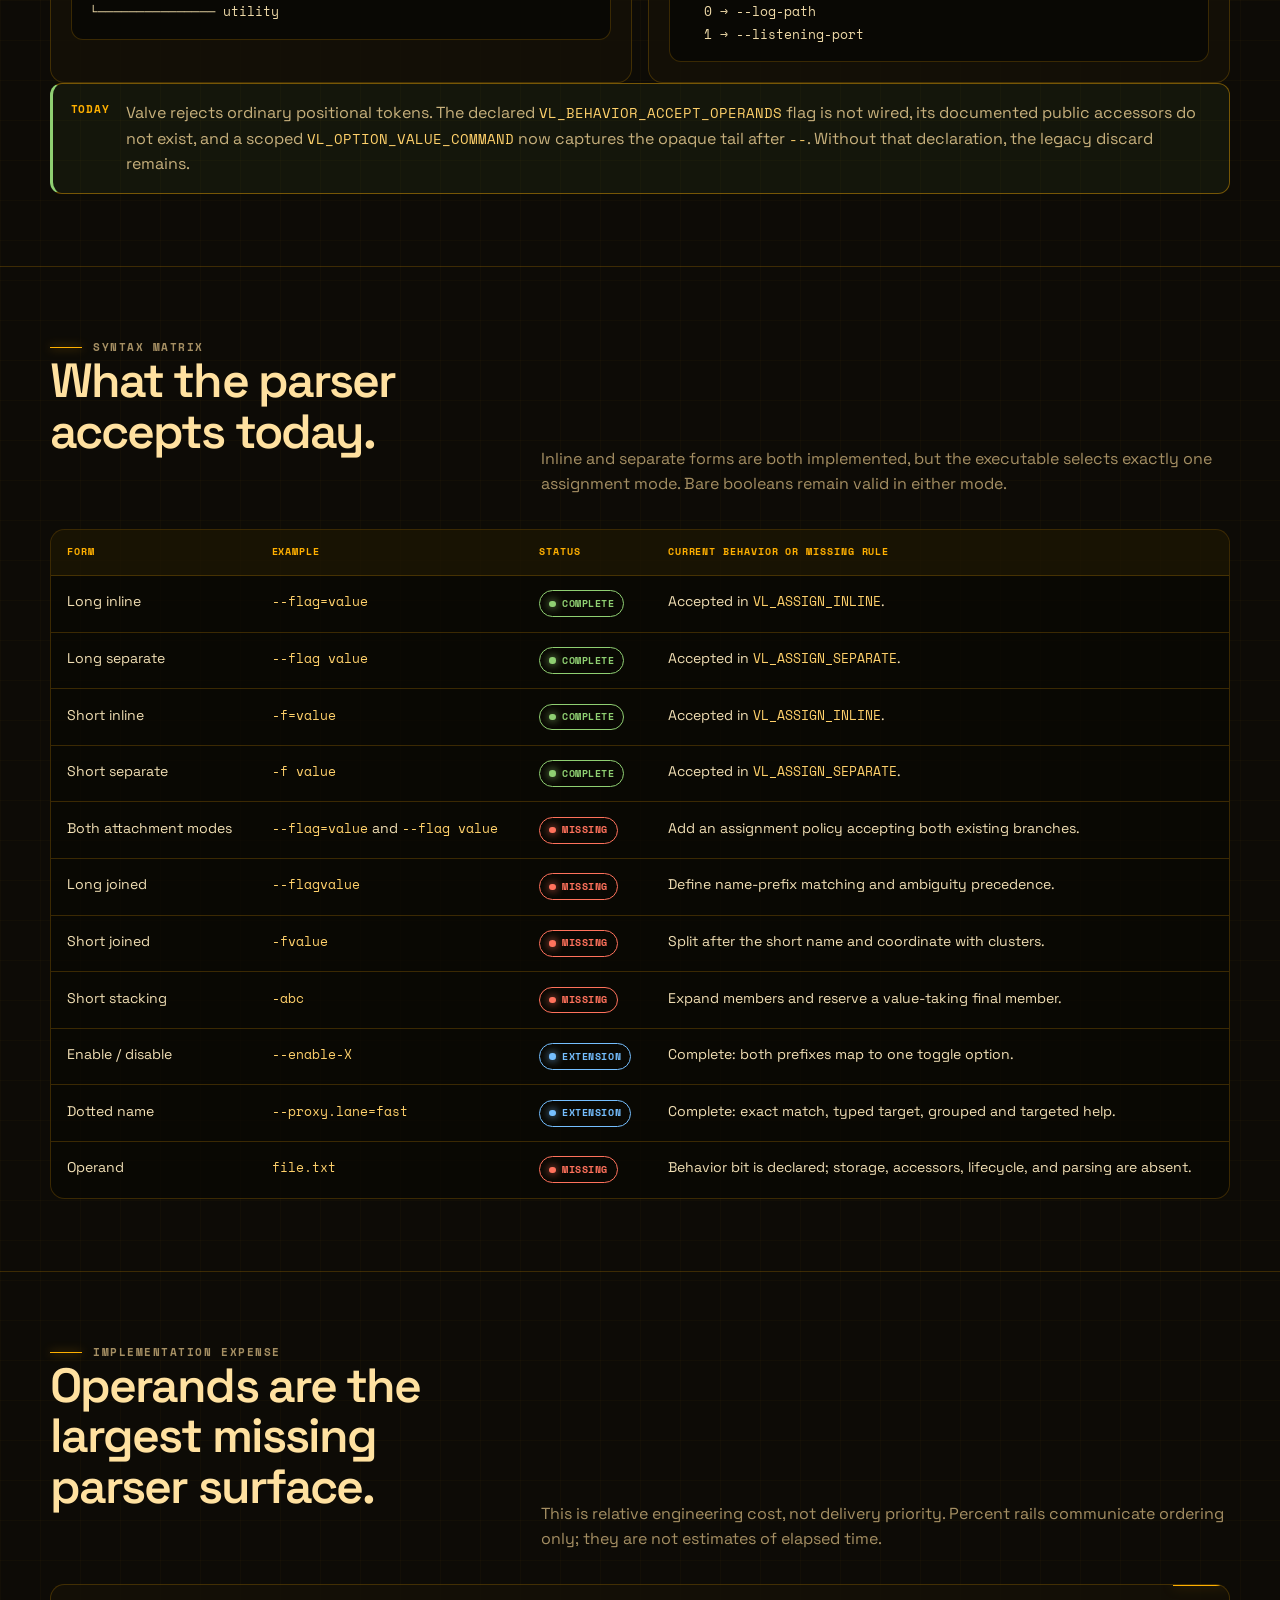
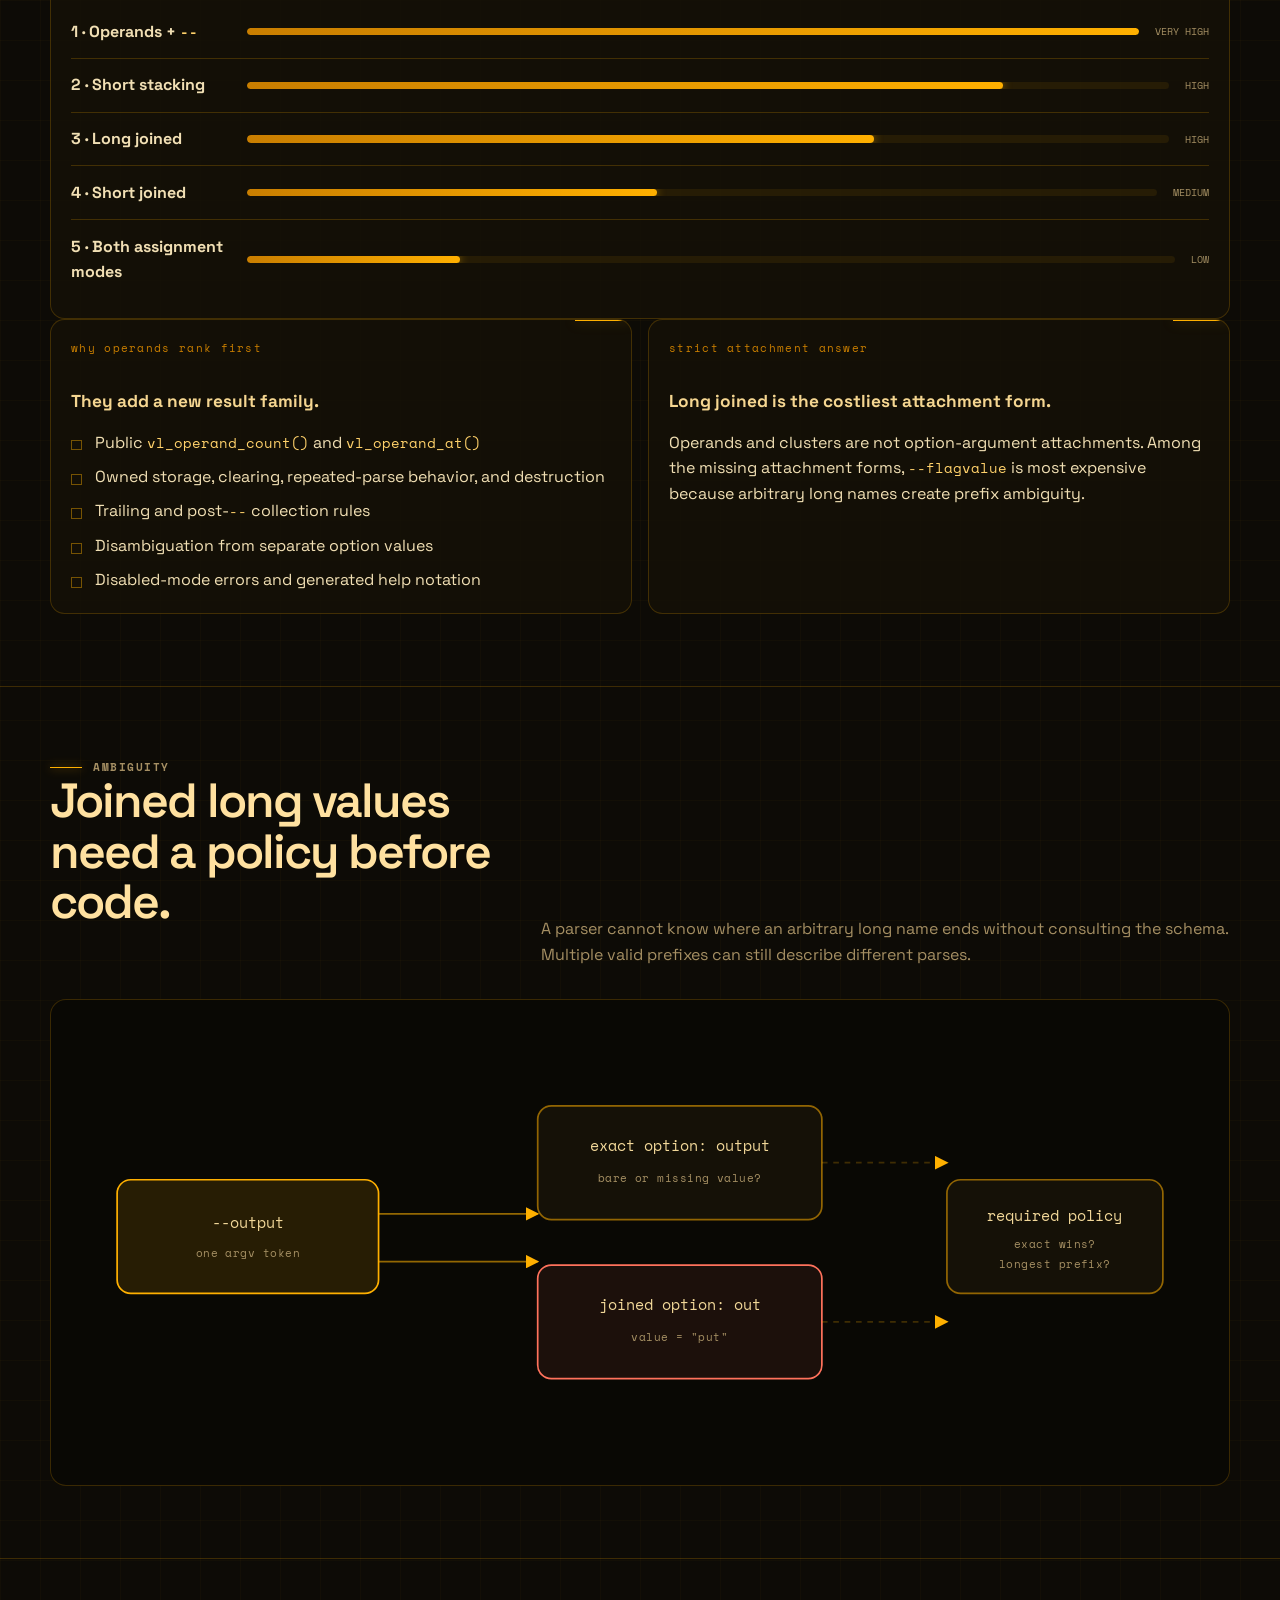
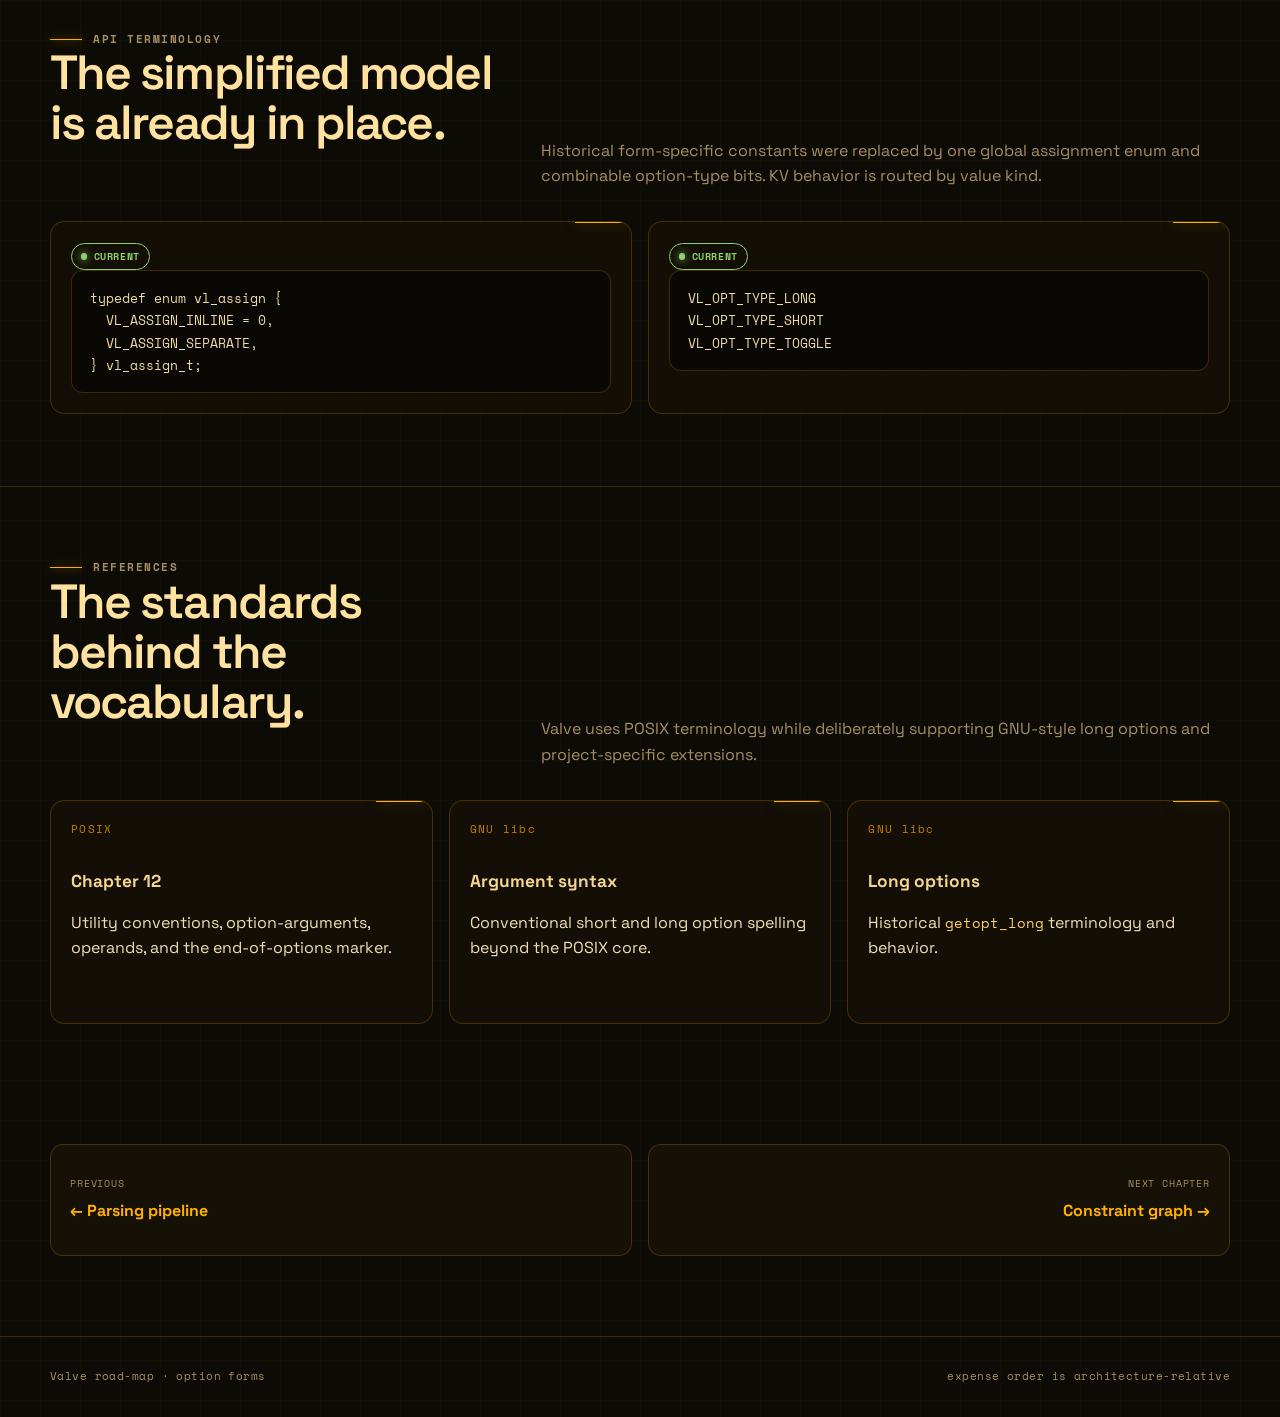
<file: .prompt/refs/road-map/forms.html>
<!doctype html>
<html lang="en">
<head>
  <meta charset="utf-8">
  <meta name="viewport" content="width=device-width, initial-scale=1">
  <meta name="description" content="Valve option syntax, POSIX terminology, implementation status, ambiguity, and cost ranking.">
  <title>Valve road-map — option forms</title>
  <link rel="preconnect" href="https://fonts.googleapis.com">
  <link rel="preconnect" href="https://fonts.gstatic.com" crossorigin>
  <link href="https://fonts.googleapis.com/css2?family=Space+Grotesk:wght@400;600;700&amp;family=Space+Mono:wght@400;700&amp;display=swap" rel="stylesheet">
  <link rel="stylesheet" href="styles.css">
</head>
<body>
  <a class="skip-link" href="#main">Skip to content</a>
  <header class="site-header">
    <div class="shell site-header__inner">
      <a class="brand" href="index.html" aria-label="Valve roadmap home">
        <span class="brand__mark" aria-hidden="true">
          <svg viewBox="0 0 48 48">
            <circle cx="24" cy="24" r="12" fill="none" stroke="currentColor" stroke-width="3"/>
            <circle cx="24" cy="24" r="4" fill="currentColor"/>
            <path d="M24 3v12M24 33v12M3 24h12M33 24h12M9.2 9.2l8.5 8.5M30.3 30.3l8.5 8.5M38.8 9.2l-8.5 8.5M17.7 30.3l-8.5 8.5" stroke="currentColor" stroke-width="2"/>
          </svg>
        </span>
        <span>
          <span class="brand__name">valve</span>
          <span class="brand__meta">parser road-map</span>
        </span>
      </a>
      <button class="nav-toggle" type="button" aria-expanded="false" aria-controls="site-nav">menu</button>
      <nav class="site-nav" id="site-nav" aria-label="Roadmap">
        <a href="index.html">overview</a>
        <a href="parsing.html">parsing</a>
        <a href="forms.html">forms</a>
        <a href="constraints.html">constraints</a>
        <a href="help.html">help</a>
        <a href="roadmap.html">next work</a>
        <a href="public.html">public</a>
      </nav>
    </div>
  </header>

  <main id="main">
    <section class="shell hero hero--compact">
      <div>
        <p class="eyebrow">02 · grammar and vocabulary</p>
        <h1>Name every <em>attachment.</em></h1>
        <p class="lede">
          Valve models assignment style globally and option spelling per schema entry.
          The existing grammar is deterministic. Each missing form adds a different
          ambiguity surface, so cost is ranked against the parser as it exists today.
        </p>
      </div>
      <div class="card">
        <span class="card__index">design equation</span>
        <pre>assignment style
  × option type
  × value kind
  = accepted token</pre>
        <p class="card__meta">orthogonal concerns · no redundant form bits</p>
      </div>
    </section>

    <section class="section">
      <div class="shell">
        <div class="section-heading">
          <div>
            <p class="eyebrow">POSIX core</p>
            <h2>The vocabulary Valve builds on.</h2>
          </div>
          <p>
            POSIX names options, option-arguments, and operands. Long options,
            enable/disable toggles, and targeted help are extensions layered on that
            base.
          </p>
        </div>

        <dl class="term-list">
          <div class="term reveal">
            <dt>option</dt>
            <dd>A named flag that changes utility behavior, such as <code>-f</code> or <code>--force</code>.</dd>
          </div>
          <div class="term reveal">
            <dt>option-argument</dt>
            <dd>The value associated with an option, such as <code>fast</code> in <code>--lane=fast</code>.</dd>
          </div>
          <div class="term reveal">
            <dt>operand</dt>
            <dd>A positional argument whose meaning comes from its location rather than a flag name.</dd>
          </div>
          <div class="term reveal">
            <dt>end-of-options marker</dt>
            <dd>The special token <code>--</code>; everything after it must be treated as operand data.</dd>
          </div>
          <div class="term reveal">
            <dt>inline / attached</dt>
            <dd>The value shares one argv element with its option, normally separated by <code>=</code>.</dd>
          </div>
          <div class="term reveal">
            <dt>separate / detached</dt>
            <dd>The value occupies the next argv element after its option name.</dd>
          </div>
        </dl>
      </div>
    </section>

    <section class="section">
      <div class="shell">
        <div class="section-heading">
          <div>
            <p class="eyebrow">Operands</p>
            <h2>Position supplies the meaning.</h2>
          </div>
          <p>
            Options are named; operands are positional. A parser should preserve
            operand insertion order and leave the consumer responsible for mapping
            each index to application behavior.
          </p>
        </div>

        <div class="grid grid--2">
          <div class="card reveal">
            <span class="card__index">standard utility</span>
            <pre>cp  -r  src/  dest/
│   │   │     └─ operand[1]
│   │   └─────── operand[0]
│   └─────────── option
└─────────────── utility</pre>
          </div>
          <div class="card reveal">
            <span class="card__index">future Valve boundary</span>
            <pre>operand[0] = "filename.log"
operand[1] = "7890"

consumer:
  0 → --log-path
  1 → --listening-port</pre>
          </div>
        </div>

        <div class="callout callout--good">
          <span class="callout__key">today</span>
          <p>
            Valve rejects ordinary positional tokens. The declared
            <code>VL_BEHAVIOR_ACCEPT_OPERANDS</code> flag is not wired, its documented
            public accessors do not exist, and a scoped
            <code>VL_OPTION_VALUE_COMMAND</code> now captures the opaque tail after
            <code>--</code>. Without that declaration, the legacy discard remains.
          </p>
        </div>
      </div>
    </section>

    <section class="section">
      <div class="shell">
        <div class="section-heading">
          <div>
            <p class="eyebrow">Syntax matrix</p>
            <h2>What the parser accepts today.</h2>
          </div>
          <p>
            Inline and separate forms are both implemented, but the executable selects
            exactly one assignment mode. Bare booleans remain valid in either mode.
          </p>
        </div>

        <div class="table-wrap reveal">
          <table>
            <thead>
              <tr>
                <th>Form</th>
                <th>Example</th>
                <th>Status</th>
                <th>Current behavior or missing rule</th>
              </tr>
            </thead>
            <tbody>
              <tr>
                <td>Long inline</td>
                <td><code>--flag=value</code></td>
                <td><span class="status status--complete">complete</span></td>
                <td>Accepted in <code>VL_ASSIGN_INLINE</code>.</td>
              </tr>
              <tr>
                <td>Long separate</td>
                <td><code>--flag value</code></td>
                <td><span class="status status--complete">complete</span></td>
                <td>Accepted in <code>VL_ASSIGN_SEPARATE</code>.</td>
              </tr>
              <tr>
                <td>Short inline</td>
                <td><code>-f=value</code></td>
                <td><span class="status status--complete">complete</span></td>
                <td>Accepted in <code>VL_ASSIGN_INLINE</code>.</td>
              </tr>
              <tr>
                <td>Short separate</td>
                <td><code>-f value</code></td>
                <td><span class="status status--complete">complete</span></td>
                <td>Accepted in <code>VL_ASSIGN_SEPARATE</code>.</td>
              </tr>
              <tr>
                <td>Both attachment modes</td>
                <td><code>--flag=value</code> and <code>--flag value</code></td>
                <td><span class="status status--missing">missing</span></td>
                <td>Add an assignment policy accepting both existing branches.</td>
              </tr>
              <tr>
                <td>Long joined</td>
                <td><code>--flagvalue</code></td>
                <td><span class="status status--missing">missing</span></td>
                <td>Define name-prefix matching and ambiguity precedence.</td>
              </tr>
              <tr>
                <td>Short joined</td>
                <td><code>-fvalue</code></td>
                <td><span class="status status--missing">missing</span></td>
                <td>Split after the short name and coordinate with clusters.</td>
              </tr>
              <tr>
                <td>Short stacking</td>
                <td><code>-abc</code></td>
                <td><span class="status status--missing">missing</span></td>
                <td>Expand members and reserve a value-taking final member.</td>
              </tr>
              <tr>
                <td>Enable / disable</td>
                <td><code>--enable-X</code></td>
                <td><span class="status status--custom">extension</span></td>
                <td>Complete: both prefixes map to one toggle option.</td>
              </tr>
              <tr>
                <td>Dotted name</td>
                <td><code>--proxy.lane=fast</code></td>
                <td><span class="status status--custom">extension</span></td>
                <td>Complete: exact match, typed target, grouped and targeted help.</td>
              </tr>
              <tr>
                <td>Operand</td>
                <td><code>file.txt</code></td>
                <td><span class="status status--missing">missing</span></td>
                <td>Behavior bit is declared; storage, accessors, lifecycle, and parsing are absent.</td>
              </tr>
            </tbody>
          </table>
        </div>
      </div>
    </section>

    <section class="section">
      <div class="shell">
        <div class="section-heading">
          <div>
            <p class="eyebrow">Implementation expense</p>
            <h2>Operands are the largest missing parser surface.</h2>
          </div>
          <p>
            This is relative engineering cost, not delivery priority. Percent rails
            communicate ordering only; they are not estimates of elapsed time.
          </p>
        </div>

        <div class="card reveal">
          <div class="expense">
            <strong>1 · Operands + <code>--</code></strong>
            <span class="expense__rail"><span class="expense__fill" style="--expense:100%"></span></span>
            <span class="expense__value">very high</span>
          </div>
          <div class="expense">
            <strong>2 · Short stacking</strong>
            <span class="expense__rail"><span class="expense__fill" style="--expense:82%"></span></span>
            <span class="expense__value">high</span>
          </div>
          <div class="expense">
            <strong>3 · Long joined</strong>
            <span class="expense__rail"><span class="expense__fill" style="--expense:68%"></span></span>
            <span class="expense__value">high</span>
          </div>
          <div class="expense">
            <strong>4 · Short joined</strong>
            <span class="expense__rail"><span class="expense__fill" style="--expense:45%"></span></span>
            <span class="expense__value">medium</span>
          </div>
          <div class="expense">
            <strong>5 · Both assignment modes</strong>
            <span class="expense__rail"><span class="expense__fill" style="--expense:23%"></span></span>
            <span class="expense__value">low</span>
          </div>
        </div>

        <div class="grid grid--2">
          <div class="card reveal">
            <span class="card__index">why operands rank first</span>
            <h3>They add a new result family.</h3>
            <ul class="checklist">
              <li>Public <code>vl_operand_count()</code> and <code>vl_operand_at()</code></li>
              <li>Owned storage, clearing, repeated-parse behavior, and destruction</li>
              <li>Trailing and post-<code>--</code> collection rules</li>
              <li>Disambiguation from separate option values</li>
              <li>Disabled-mode errors and generated help notation</li>
            </ul>
          </div>
          <div class="card reveal">
            <span class="card__index">strict attachment answer</span>
            <h3>Long joined is the costliest attachment form.</h3>
            <p>
              Operands and clusters are not option-argument attachments. Among the
              missing attachment forms, <code>--flagvalue</code> is most expensive
              because arbitrary long names create prefix ambiguity.
            </p>
          </div>
        </div>
      </div>
    </section>

    <section class="section">
      <div class="shell">
        <div class="section-heading">
          <div>
            <p class="eyebrow">Ambiguity</p>
            <h2>Joined long values need a policy before code.</h2>
          </div>
          <p>
            A parser cannot know where an arbitrary long name ends without consulting
            the schema. Multiple valid prefixes can still describe different parses.
          </p>
        </div>

        <div class="diagram reveal">
          <svg viewBox="0 0 980 370" role="img" aria-labelledby="ambiguity-title ambiguity-desc">
            <title id="ambiguity-title">Long joined option ambiguity</title>
            <desc id="ambiguity-desc">The token --output can exactly match an output option or be split as out plus put, depending on schema policy.</desc>
            <defs>
              <marker id="ambiguity-arrow" markerWidth="8" markerHeight="8" refX="7" refY="4" orient="auto">
                <path d="M0 0L8 4L0 8Z" fill="#ffb000"/>
              </marker>
            </defs>
            <rect class="node node--active" x="30" y="130" width="230" height="100" rx="12"/>
            <text class="label" x="145" y="172" text-anchor="middle">--output</text>
            <text class="label label--small" x="145" y="198" text-anchor="middle">one argv token</text>

            <path class="wire" marker-end="url(#ambiguity-arrow)" d="M260 160H400"/>
            <path class="wire" marker-end="url(#ambiguity-arrow)" d="M260 202H400"/>

            <rect class="node" x="400" y="65" width="250" height="100" rx="12"/>
            <text class="label" x="525" y="105" text-anchor="middle">exact option: output</text>
            <text class="label label--small" x="525" y="132" text-anchor="middle">bare or missing value?</text>

            <rect class="node node--missing" x="400" y="205" width="250" height="100" rx="12"/>
            <text class="label" x="525" y="245" text-anchor="middle">joined option: out</text>
            <text class="label label--small" x="525" y="272" text-anchor="middle">value = "put"</text>

            <path class="wire wire--muted" marker-end="url(#ambiguity-arrow)" d="M650 115H760"/>
            <path class="wire wire--muted" marker-end="url(#ambiguity-arrow)" d="M650 255H760"/>

            <rect class="node" x="760" y="130" width="190" height="100" rx="12"/>
            <text class="label" x="855" y="166" text-anchor="middle">required policy</text>
            <text class="label label--small" x="855" y="190" text-anchor="middle">exact wins?</text>
            <text class="label label--small" x="855" y="208" text-anchor="middle">longest prefix?</text>
          </svg>
        </div>
      </div>
    </section>

    <section class="section">
      <div class="shell">
        <div class="section-heading">
          <div>
            <p class="eyebrow">API terminology</p>
            <h2>The simplified model is already in place.</h2>
          </div>
          <p>
            Historical form-specific constants were replaced by one global assignment
            enum and combinable option-type bits. KV behavior is routed by value kind.
          </p>
        </div>

        <div class="grid grid--2">
          <div class="card reveal">
            <span class="status status--complete">current</span>
            <pre>typedef enum vl_assign {
  VL_ASSIGN_INLINE = 0,
  VL_ASSIGN_SEPARATE,
} vl_assign_t;</pre>
          </div>
          <div class="card reveal">
            <span class="status status--complete">current</span>
            <pre>VL_OPT_TYPE_LONG
VL_OPT_TYPE_SHORT
VL_OPT_TYPE_TOGGLE</pre>
          </div>
        </div>
      </div>
    </section>

    <section class="section">
      <div class="shell">
        <div class="section-heading">
          <div>
            <p class="eyebrow">References</p>
            <h2>The standards behind the vocabulary.</h2>
          </div>
          <p>
            Valve uses POSIX terminology while deliberately supporting GNU-style long
            options and project-specific extensions.
          </p>
        </div>

        <div class="grid grid--3">
          <a class="card card--link reveal" href="https://pubs.opengroup.org/onlinepubs/9699919799/basedefs/V1_chap12.html">
            <span class="card__index">POSIX</span>
            <h3>Chapter 12</h3>
            <p>Utility conventions, option-arguments, operands, and the end-of-options marker.</p>
          </a>
          <a class="card card--link reveal" href="https://www.gnu.org/software/libc/manual/html_node/Argument-Syntax.html">
            <span class="card__index">GNU libc</span>
            <h3>Argument syntax</h3>
            <p>Conventional short and long option spelling beyond the POSIX core.</p>
          </a>
          <a class="card card--link reveal" href="https://ftp.gnu.org/old-gnu/Manuals/glibc-2.2.5/html_node/Getopt-Long-Options.html">
            <span class="card__index">GNU libc</span>
            <h3>Long options</h3>
            <p>Historical <code>getopt_long</code> terminology and behavior.</p>
          </a>
        </div>
      </div>
    </section>

    <div class="shell pager">
      <a href="parsing.html">
        <small>previous</small>
        <strong>← Parsing pipeline</strong>
      </a>
      <a href="constraints.html">
        <small>next chapter</small>
        <strong>Constraint graph →</strong>
      </a>
    </div>
  </main>

  <footer class="site-footer">
    <div class="shell site-footer__inner">
      <span>Valve road-map · option forms</span>
      <span>expense order is architecture-relative</span>
    </div>
  </footer>
  <script src="site.js"></script>
</body>
</html>
</file>
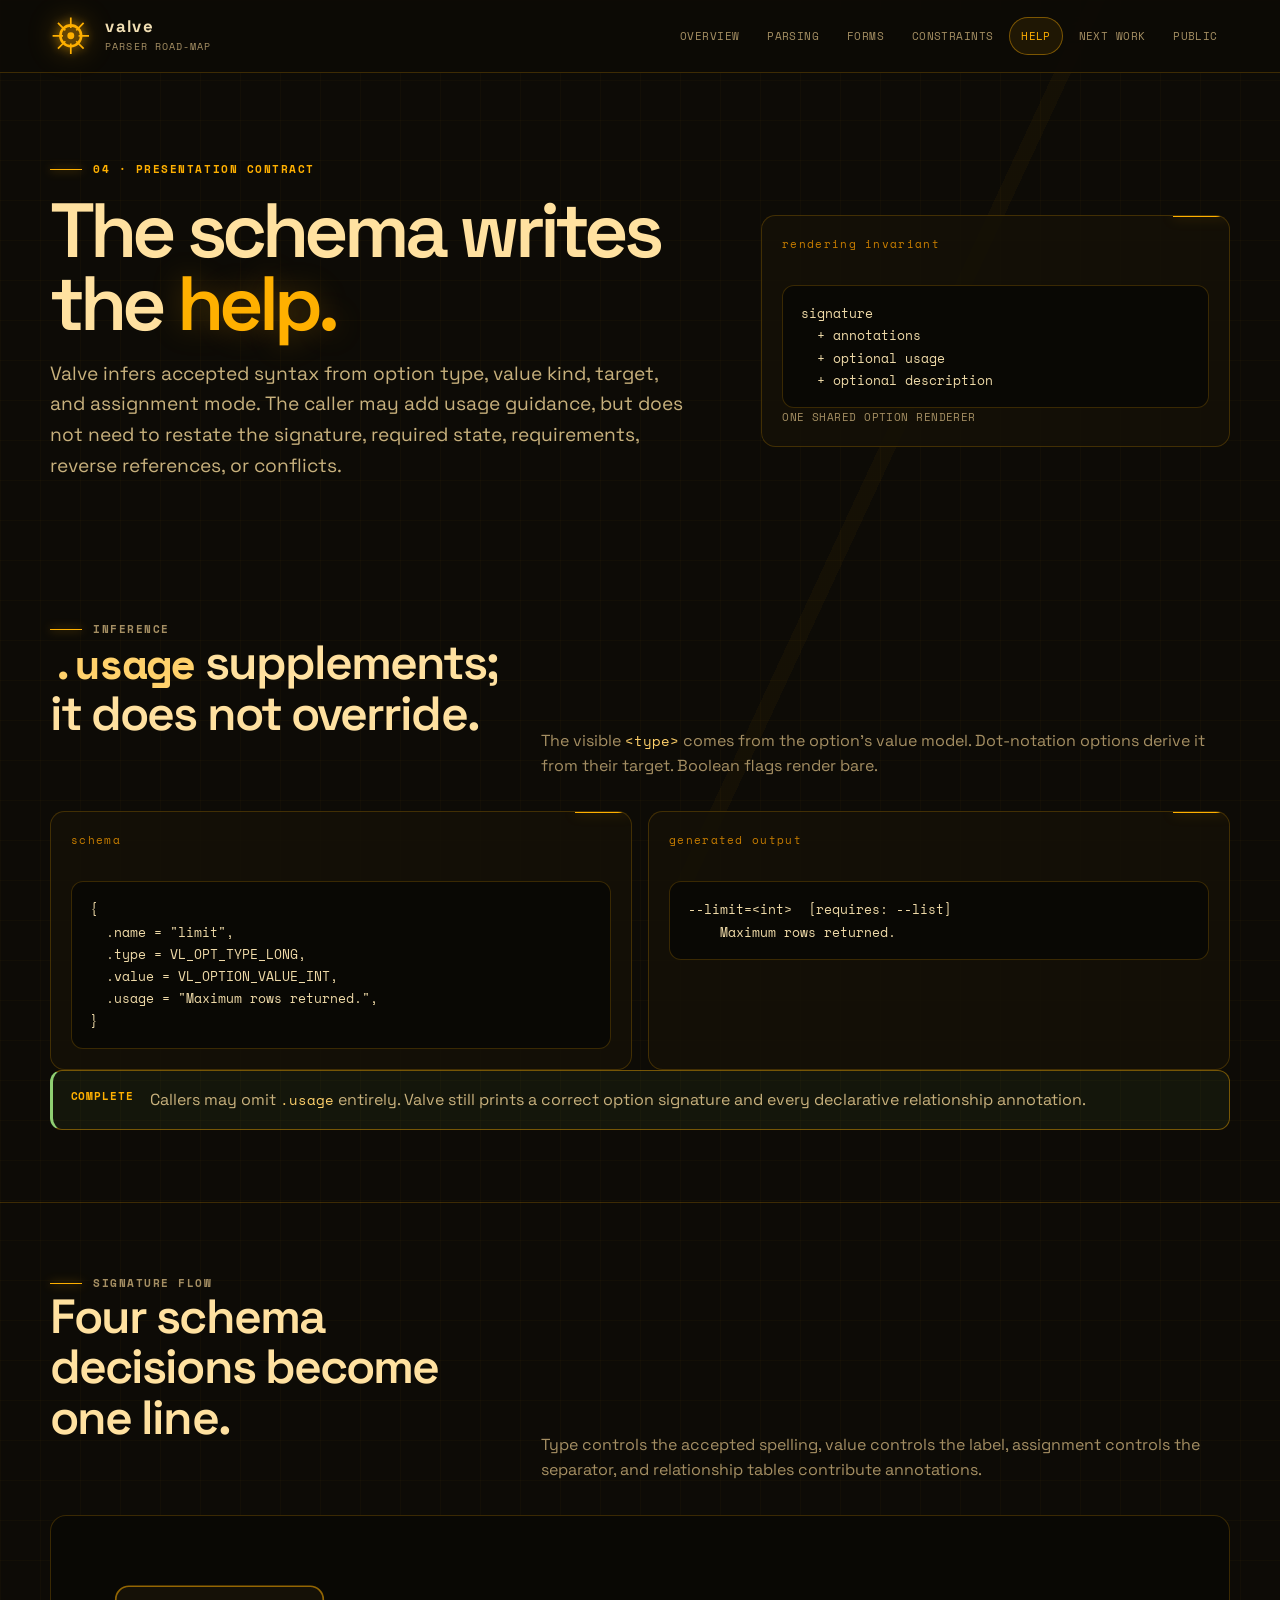
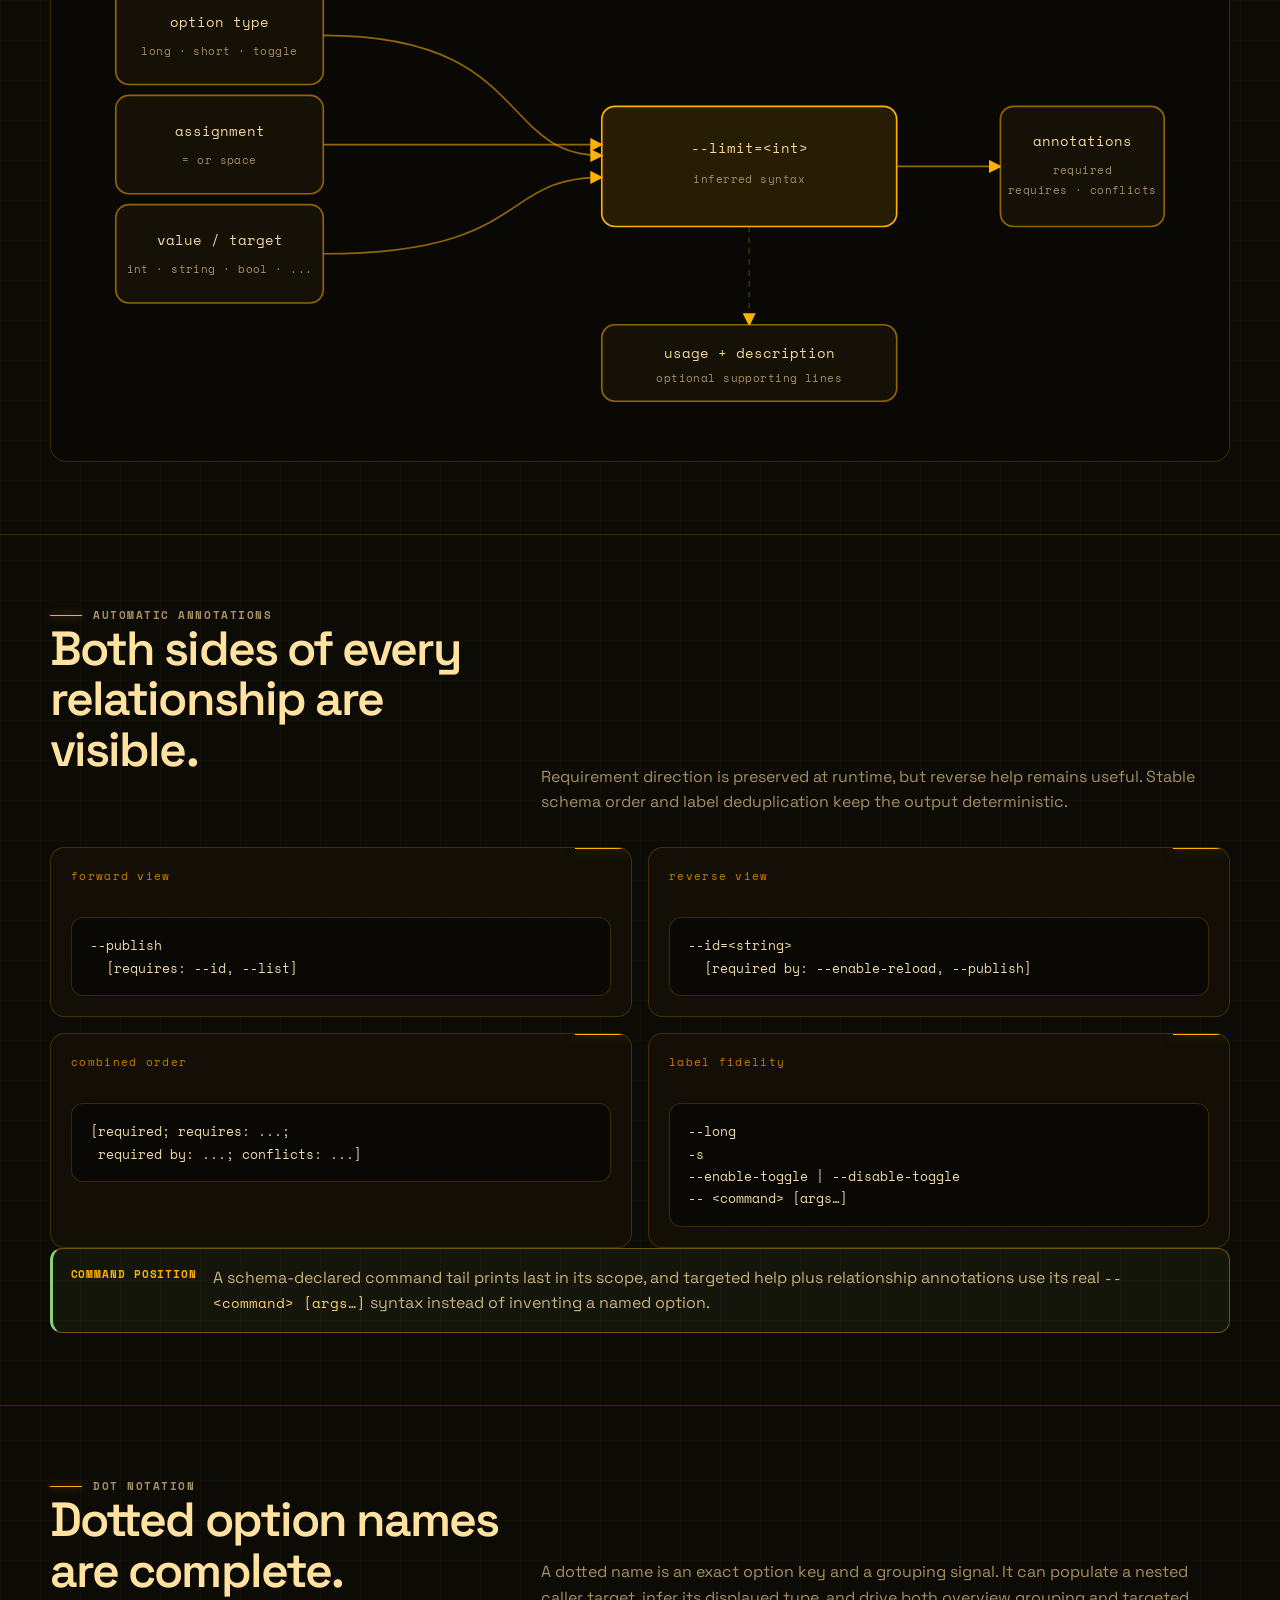
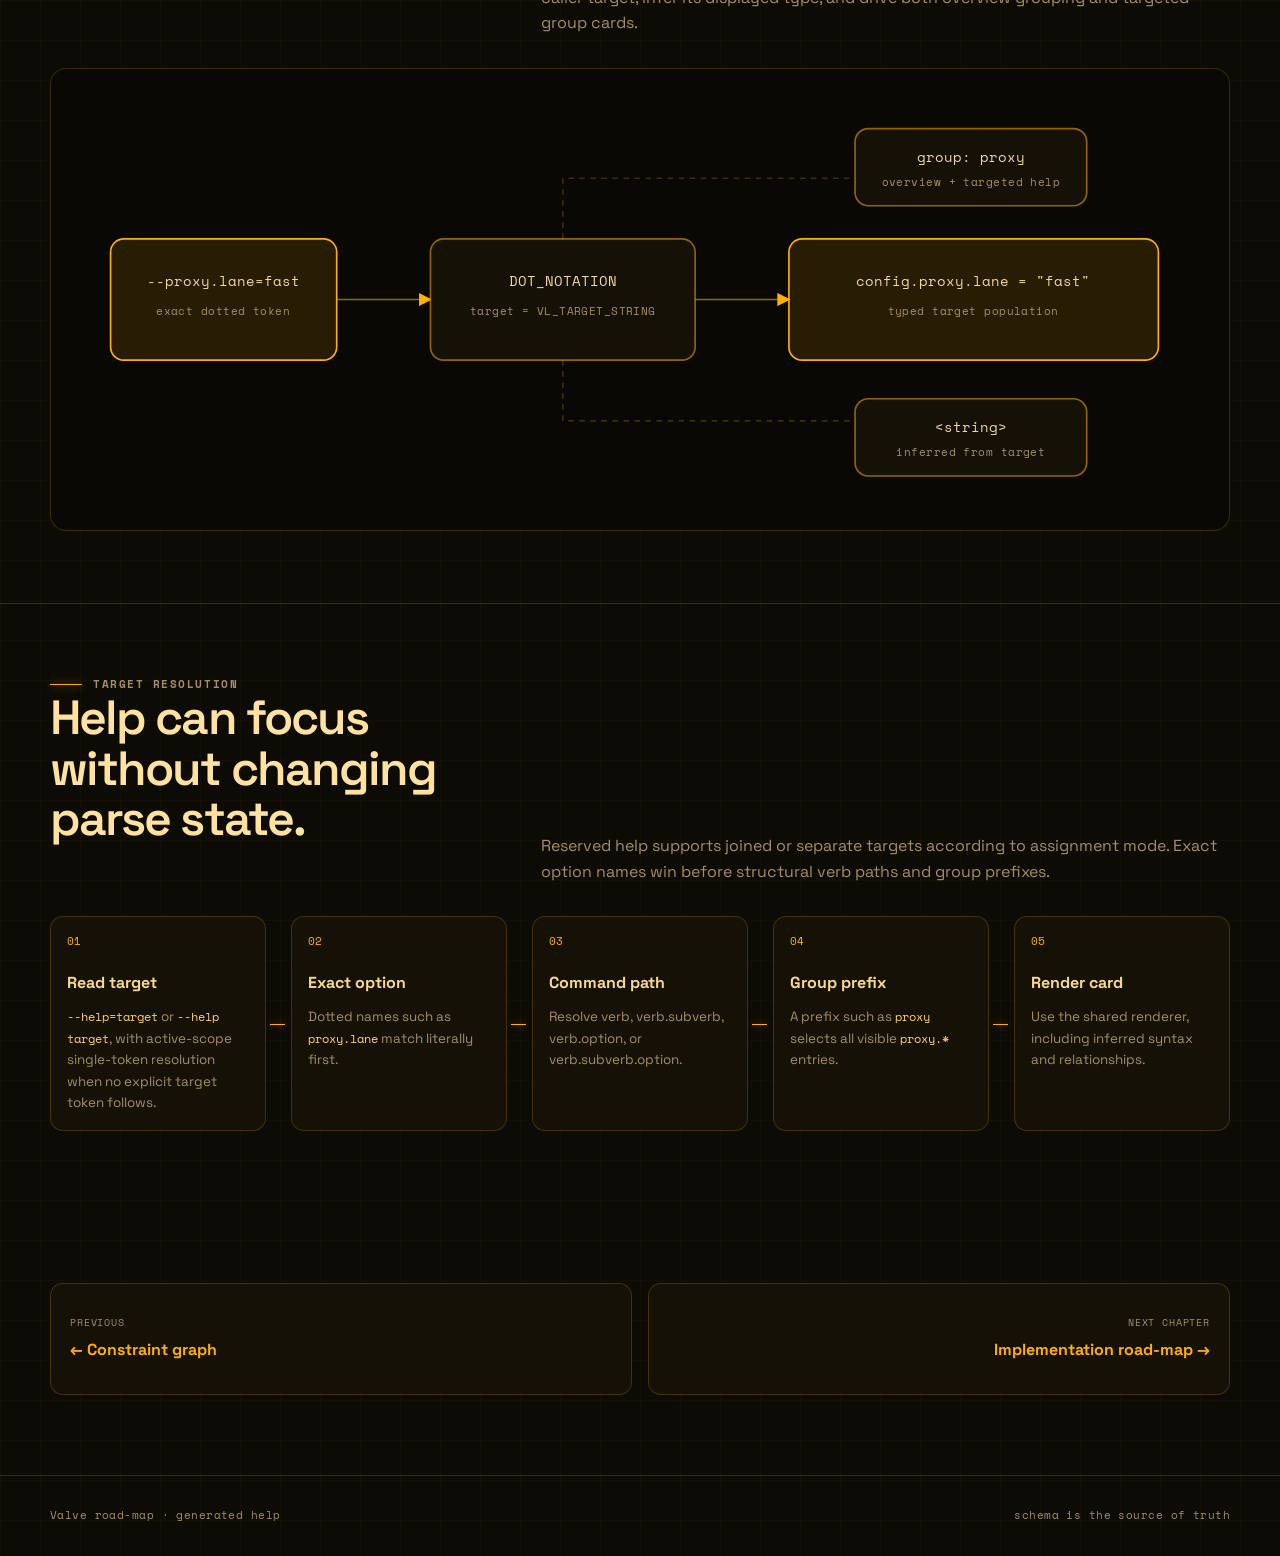
<file: .prompt/refs/road-map/help.html>
<!doctype html>
<html lang="en">
<head>
  <meta charset="utf-8">
  <meta name="viewport" content="width=device-width, initial-scale=1">
  <meta name="description" content="Valve generated help signatures, annotations, dot notation, grouping, and target resolution.">
  <title>Valve road-map — generated help</title>
  <link rel="preconnect" href="https://fonts.googleapis.com">
  <link rel="preconnect" href="https://fonts.gstatic.com" crossorigin>
  <link href="https://fonts.googleapis.com/css2?family=Space+Grotesk:wght@400;600;700&amp;family=Space+Mono:wght@400;700&amp;display=swap" rel="stylesheet">
  <link rel="stylesheet" href="styles.css">
</head>
<body>
  <a class="skip-link" href="#main">Skip to content</a>
  <header class="site-header">
    <div class="shell site-header__inner">
      <a class="brand" href="index.html" aria-label="Valve roadmap home">
        <span class="brand__mark" aria-hidden="true">
          <svg viewBox="0 0 48 48">
            <circle cx="24" cy="24" r="12" fill="none" stroke="currentColor" stroke-width="3"/>
            <circle cx="24" cy="24" r="4" fill="currentColor"/>
            <path d="M24 3v12M24 33v12M3 24h12M33 24h12M9.2 9.2l8.5 8.5M30.3 30.3l8.5 8.5M38.8 9.2l-8.5 8.5M17.7 30.3l-8.5 8.5" stroke="currentColor" stroke-width="2"/>
          </svg>
        </span>
        <span>
          <span class="brand__name">valve</span>
          <span class="brand__meta">parser road-map</span>
        </span>
      </a>
      <button class="nav-toggle" type="button" aria-expanded="false" aria-controls="site-nav">menu</button>
      <nav class="site-nav" id="site-nav" aria-label="Roadmap">
        <a href="index.html">overview</a>
        <a href="parsing.html">parsing</a>
        <a href="forms.html">forms</a>
        <a href="constraints.html">constraints</a>
        <a href="help.html">help</a>
        <a href="roadmap.html">next work</a>
        <a href="public.html">public</a>
      </nav>
    </div>
  </header>

  <main id="main">
    <section class="shell hero hero--compact">
      <div>
        <p class="eyebrow">04 · presentation contract</p>
        <h1>The schema writes the <em>help.</em></h1>
        <p class="lede">
          Valve infers accepted syntax from option type, value kind, target, and
          assignment mode. The caller may add usage guidance, but does not need to
          restate the signature, required state, requirements, reverse references, or
          conflicts.
        </p>
      </div>
      <div class="card">
        <span class="card__index">rendering invariant</span>
        <pre>signature
  + annotations
  + optional usage
  + optional description</pre>
        <p class="card__meta">one shared option renderer</p>
      </div>
    </section>

    <section class="section">
      <div class="shell">
        <div class="section-heading">
          <div>
            <p class="eyebrow">Inference</p>
            <h2><code>.usage</code> supplements; it does not override.</h2>
          </div>
          <p>
            The visible <code>&lt;type&gt;</code> comes from the option's value model.
            Dot-notation options derive it from their target. Boolean flags render bare.
          </p>
        </div>

        <div class="grid grid--2">
          <div class="card reveal">
            <span class="card__index">schema</span>
            <pre>{
  .name = "limit",
  .type = VL_OPT_TYPE_LONG,
  .value = VL_OPTION_VALUE_INT,
  .usage = "Maximum rows returned.",
}</pre>
          </div>
          <div class="card reveal">
            <span class="card__index">generated output</span>
            <pre>--limit=&lt;int&gt;  [requires: --list]
    Maximum rows returned.</pre>
          </div>
        </div>

        <div class="callout callout--good">
          <span class="callout__key">complete</span>
          <p>
            Callers may omit <code>.usage</code> entirely. Valve still prints a correct
            option signature and every declarative relationship annotation.
          </p>
        </div>
      </div>
    </section>

    <section class="section">
      <div class="shell">
        <div class="section-heading">
          <div>
            <p class="eyebrow">Signature flow</p>
            <h2>Four schema decisions become one line.</h2>
          </div>
          <p>
            Type controls the accepted spelling, value controls the label, assignment
            controls the separator, and relationship tables contribute annotations.
          </p>
        </div>

        <div class="diagram reveal">
          <svg viewBox="0 0 1020 440" role="img" aria-labelledby="signature-title signature-desc">
            <title id="signature-title">Valve option help inference flow</title>
            <desc id="signature-desc">Option type, assignment mode, value kind or target, and relationship edges combine into a generated option help line.</desc>
            <defs>
              <marker id="signature-arrow" markerWidth="8" markerHeight="8" refX="7" refY="4" orient="auto">
                <path d="M0 0L8 4L0 8Z" fill="#ffb000"/>
              </marker>
            </defs>
            <path class="wire" marker-end="url(#signature-arrow)" d="M220 80C410 80 380 190 475 190"/>
            <path class="wire" marker-end="url(#signature-arrow)" d="M220 180H475"/>
            <path class="wire" marker-end="url(#signature-arrow)" d="M220 280C410 280 380 210 475 210"/>
            <path class="wire" marker-end="url(#signature-arrow)" d="M745 200H840"/>

            <rect class="node" x="30" y="35" width="190" height="90" rx="12"/>
            <text class="label" x="125" y="72" text-anchor="middle">option type</text>
            <text class="label label--small" x="125" y="98" text-anchor="middle">long · short · toggle</text>

            <rect class="node" x="30" y="135" width="190" height="90" rx="12"/>
            <text class="label" x="125" y="172" text-anchor="middle">assignment</text>
            <text class="label label--small" x="125" y="198" text-anchor="middle">= or space</text>

            <rect class="node" x="30" y="235" width="190" height="90" rx="12"/>
            <text class="label" x="125" y="272" text-anchor="middle">value / target</text>
            <text class="label label--small" x="125" y="298" text-anchor="middle">int · string · bool · ...</text>

            <rect class="node node--active" x="475" y="145" width="270" height="110" rx="12"/>
            <text class="label" x="610" y="188" text-anchor="middle">--limit=&lt;int&gt;</text>
            <text class="label label--small" x="610" y="215" text-anchor="middle">inferred syntax</text>

            <rect class="node" x="840" y="145" width="150" height="110" rx="12"/>
            <text class="label" x="915" y="181" text-anchor="middle">annotations</text>
            <text class="label label--small" x="915" y="207" text-anchor="middle">required</text>
            <text class="label label--small" x="915" y="225" text-anchor="middle">requires · conflicts</text>

            <path class="wire wire--muted" marker-end="url(#signature-arrow)" d="M610 255v90"/>
            <rect class="node" x="475" y="345" width="270" height="70" rx="12"/>
            <text class="label" x="610" y="375" text-anchor="middle">usage + description</text>
            <text class="label label--small" x="610" y="397" text-anchor="middle">optional supporting lines</text>
          </svg>
        </div>
      </div>
    </section>

    <section class="section">
      <div class="shell">
        <div class="section-heading">
          <div>
            <p class="eyebrow">Automatic annotations</p>
            <h2>Both sides of every relationship are visible.</h2>
          </div>
          <p>
            Requirement direction is preserved at runtime, but reverse help remains
            useful. Stable schema order and label deduplication keep the output
            deterministic.
          </p>
        </div>

        <div class="grid grid--2">
          <div class="card reveal">
            <span class="card__index">forward view</span>
            <pre>--publish
  [requires: --id, --list]</pre>
          </div>
          <div class="card reveal">
            <span class="card__index">reverse view</span>
            <pre>--id=&lt;string&gt;
  [required by: --enable-reload, --publish]</pre>
          </div>
          <div class="card reveal">
            <span class="card__index">combined order</span>
            <pre>[required; requires: ...;
 required by: ...; conflicts: ...]</pre>
          </div>
          <div class="card reveal">
            <span class="card__index">label fidelity</span>
            <pre>--long
-s
--enable-toggle | --disable-toggle
-- &lt;command&gt; [args…]</pre>
          </div>
        </div>

        <div class="callout callout--good">
          <span class="callout__key">command position</span>
          <p>A schema-declared command tail prints last in its scope, and targeted help plus relationship annotations use its real <code>-- &lt;command&gt; [args…]</code> syntax instead of inventing a named option.</p>
        </div>
      </div>
    </section>

    <section class="section">
      <div class="shell">
        <div class="section-heading">
          <div>
            <p class="eyebrow">Dot notation</p>
            <h2>Dotted option names are complete.</h2>
          </div>
          <p>
            A dotted name is an exact option key and a grouping signal. It can populate
            a nested caller target, infer its displayed type, and drive both overview
            grouping and targeted group cards.
          </p>
        </div>

        <div class="diagram reveal">
          <svg viewBox="0 0 1010 360" role="img" aria-labelledby="dot-title dot-desc">
            <title id="dot-title">Valve dot-notation flow</title>
            <desc id="dot-desc">The dotted proxy.lane option is matched exactly, grouped under proxy in help, typed from its string target, and populates a nested field.</desc>
            <defs>
              <marker id="dot-arrow" markerWidth="8" markerHeight="8" refX="7" refY="4" orient="auto">
                <path d="M0 0L8 4L0 8Z" fill="#ffb000"/>
              </marker>
            </defs>
            <path class="wire" marker-end="url(#dot-arrow)" d="M230 180H315"/>
            <path class="wire" marker-end="url(#dot-arrow)" d="M555 180H640"/>
            <path class="wire wire--muted" marker-end="url(#dot-arrow)" d="M435 125V70H800"/>
            <path class="wire wire--muted" marker-end="url(#dot-arrow)" d="M435 235v55h365"/>

            <rect class="node node--active" x="25" y="125" width="205" height="110" rx="12"/>
            <text class="label" x="127" y="168" text-anchor="middle">--proxy.lane=fast</text>
            <text class="label label--small" x="127" y="194" text-anchor="middle">exact dotted token</text>

            <rect class="node" x="315" y="125" width="240" height="110" rx="12"/>
            <text class="label" x="435" y="168" text-anchor="middle">DOT_NOTATION</text>
            <text class="label label--small" x="435" y="194" text-anchor="middle">target = VL_TARGET_STRING</text>

            <rect class="node node--active" x="640" y="125" width="335" height="110" rx="12"/>
            <text class="label" x="807" y="168" text-anchor="middle">config.proxy.lane = "fast"</text>
            <text class="label label--small" x="807" y="194" text-anchor="middle">typed target population</text>

            <rect class="node" x="700" y="25" width="210" height="70" rx="12"/>
            <text class="label" x="805" y="55" text-anchor="middle">group: proxy</text>
            <text class="label label--small" x="805" y="77" text-anchor="middle">overview + targeted help</text>

            <rect class="node" x="700" y="270" width="210" height="70" rx="12"/>
            <text class="label" x="805" y="300" text-anchor="middle">&lt;string&gt;</text>
            <text class="label label--small" x="805" y="322" text-anchor="middle">inferred from target</text>
          </svg>
        </div>
      </div>
    </section>

    <section class="section">
      <div class="shell">
        <div class="section-heading">
          <div>
            <p class="eyebrow">Target resolution</p>
            <h2>Help can focus without changing parse state.</h2>
          </div>
          <p>
            Reserved help supports joined or separate targets according to assignment
            mode. Exact option names win before structural verb paths and group prefixes.
          </p>
        </div>

        <div class="flow">
          <div class="flow__step reveal">
            <span class="flow__number">01</span>
            <strong>Read target</strong>
            <p><code>--help=target</code> or <code>--help target</code>, with active-scope single-token resolution when no explicit target token follows.</p>
          </div>
          <div class="flow__step reveal">
            <span class="flow__number">02</span>
            <strong>Exact option</strong>
            <p>Dotted names such as <code>proxy.lane</code> match literally first.</p>
          </div>
          <div class="flow__step reveal">
            <span class="flow__number">03</span>
            <strong>Command path</strong>
            <p>Resolve verb, verb.subverb, verb.option, or verb.subverb.option.</p>
          </div>
          <div class="flow__step reveal">
            <span class="flow__number">04</span>
            <strong>Group prefix</strong>
            <p>A prefix such as <code>proxy</code> selects all visible <code>proxy.*</code> entries.</p>
          </div>
          <div class="flow__step reveal">
            <span class="flow__number">05</span>
            <strong>Render card</strong>
            <p>Use the shared renderer, including inferred syntax and relationships.</p>
          </div>
        </div>
      </div>
    </section>

    <div class="shell pager">
      <a href="constraints.html">
        <small>previous</small>
        <strong>← Constraint graph</strong>
      </a>
      <a href="roadmap.html">
        <small>next chapter</small>
        <strong>Implementation road-map →</strong>
      </a>
    </div>
  </main>

  <footer class="site-footer">
    <div class="shell site-footer__inner">
      <span>Valve road-map · generated help</span>
      <span>schema is the source of truth</span>
    </div>
  </footer>
  <script src="site.js"></script>
</body>
</html>
</file>
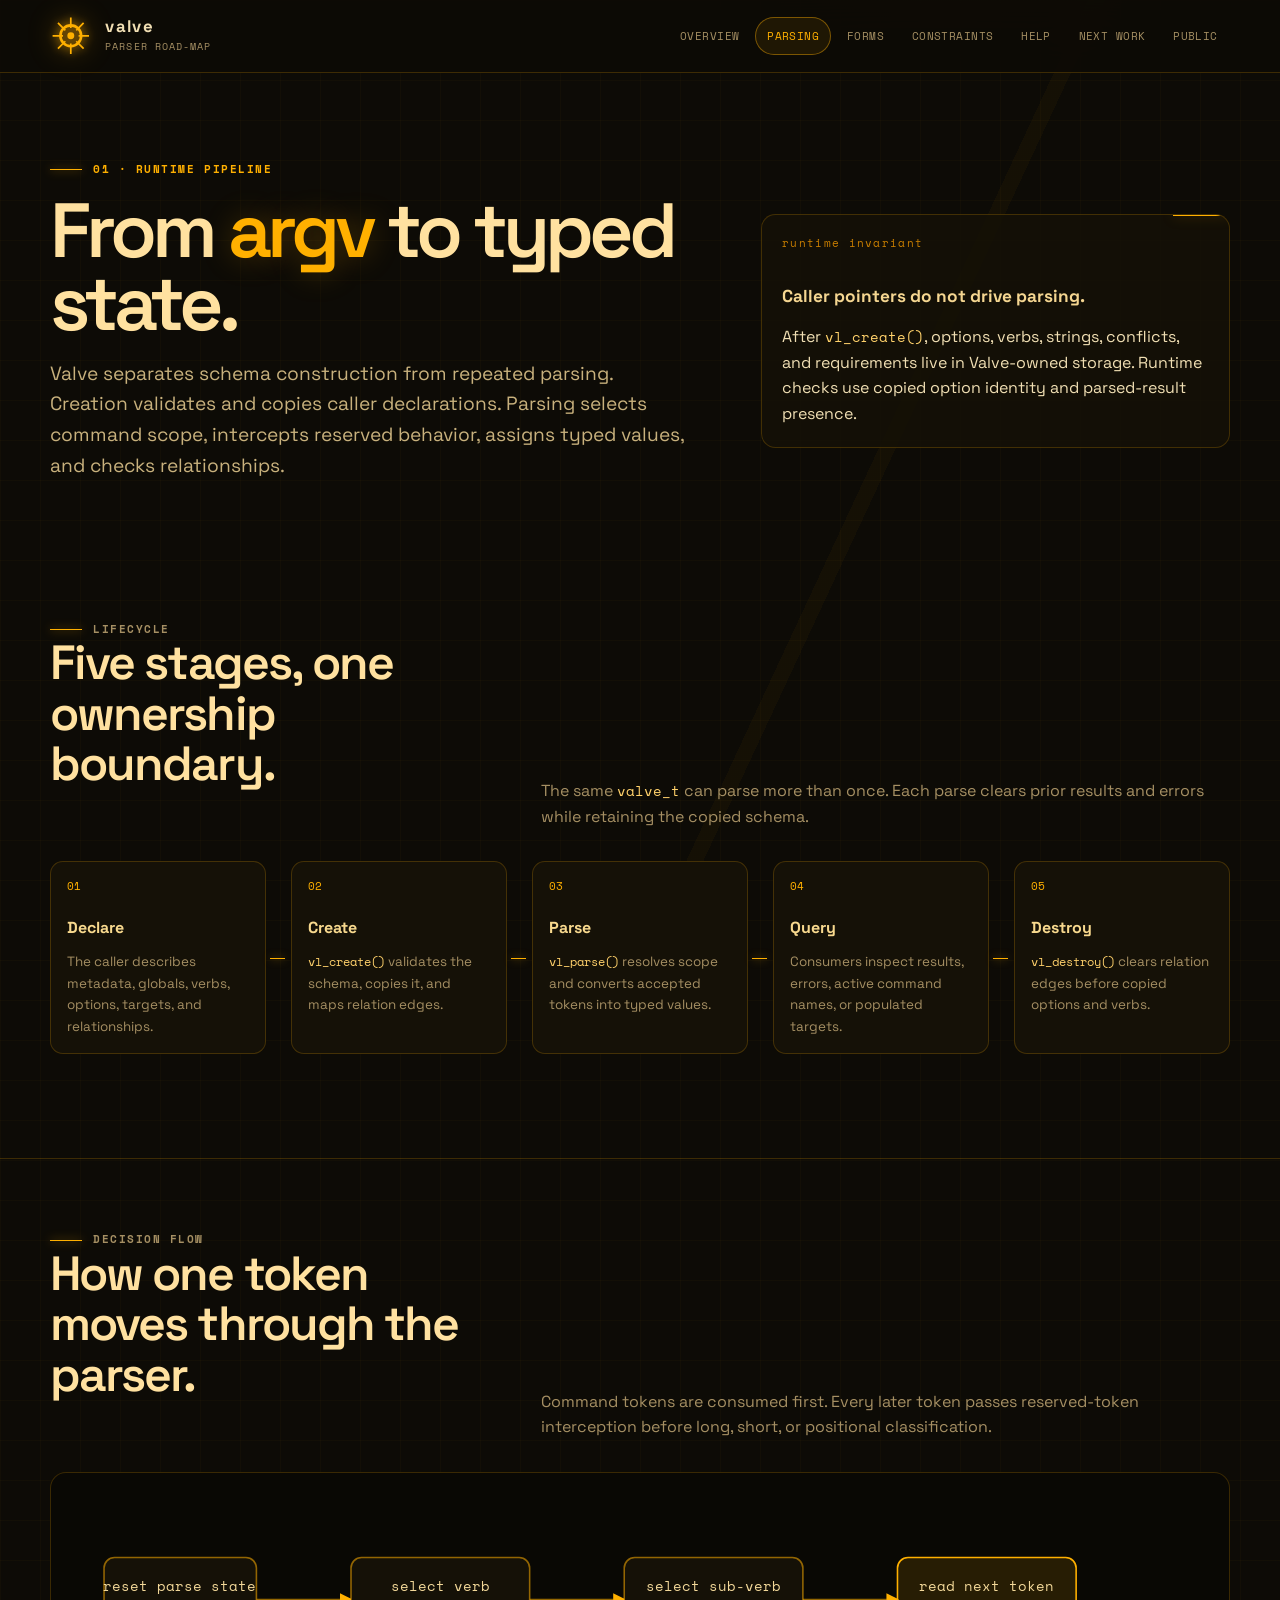
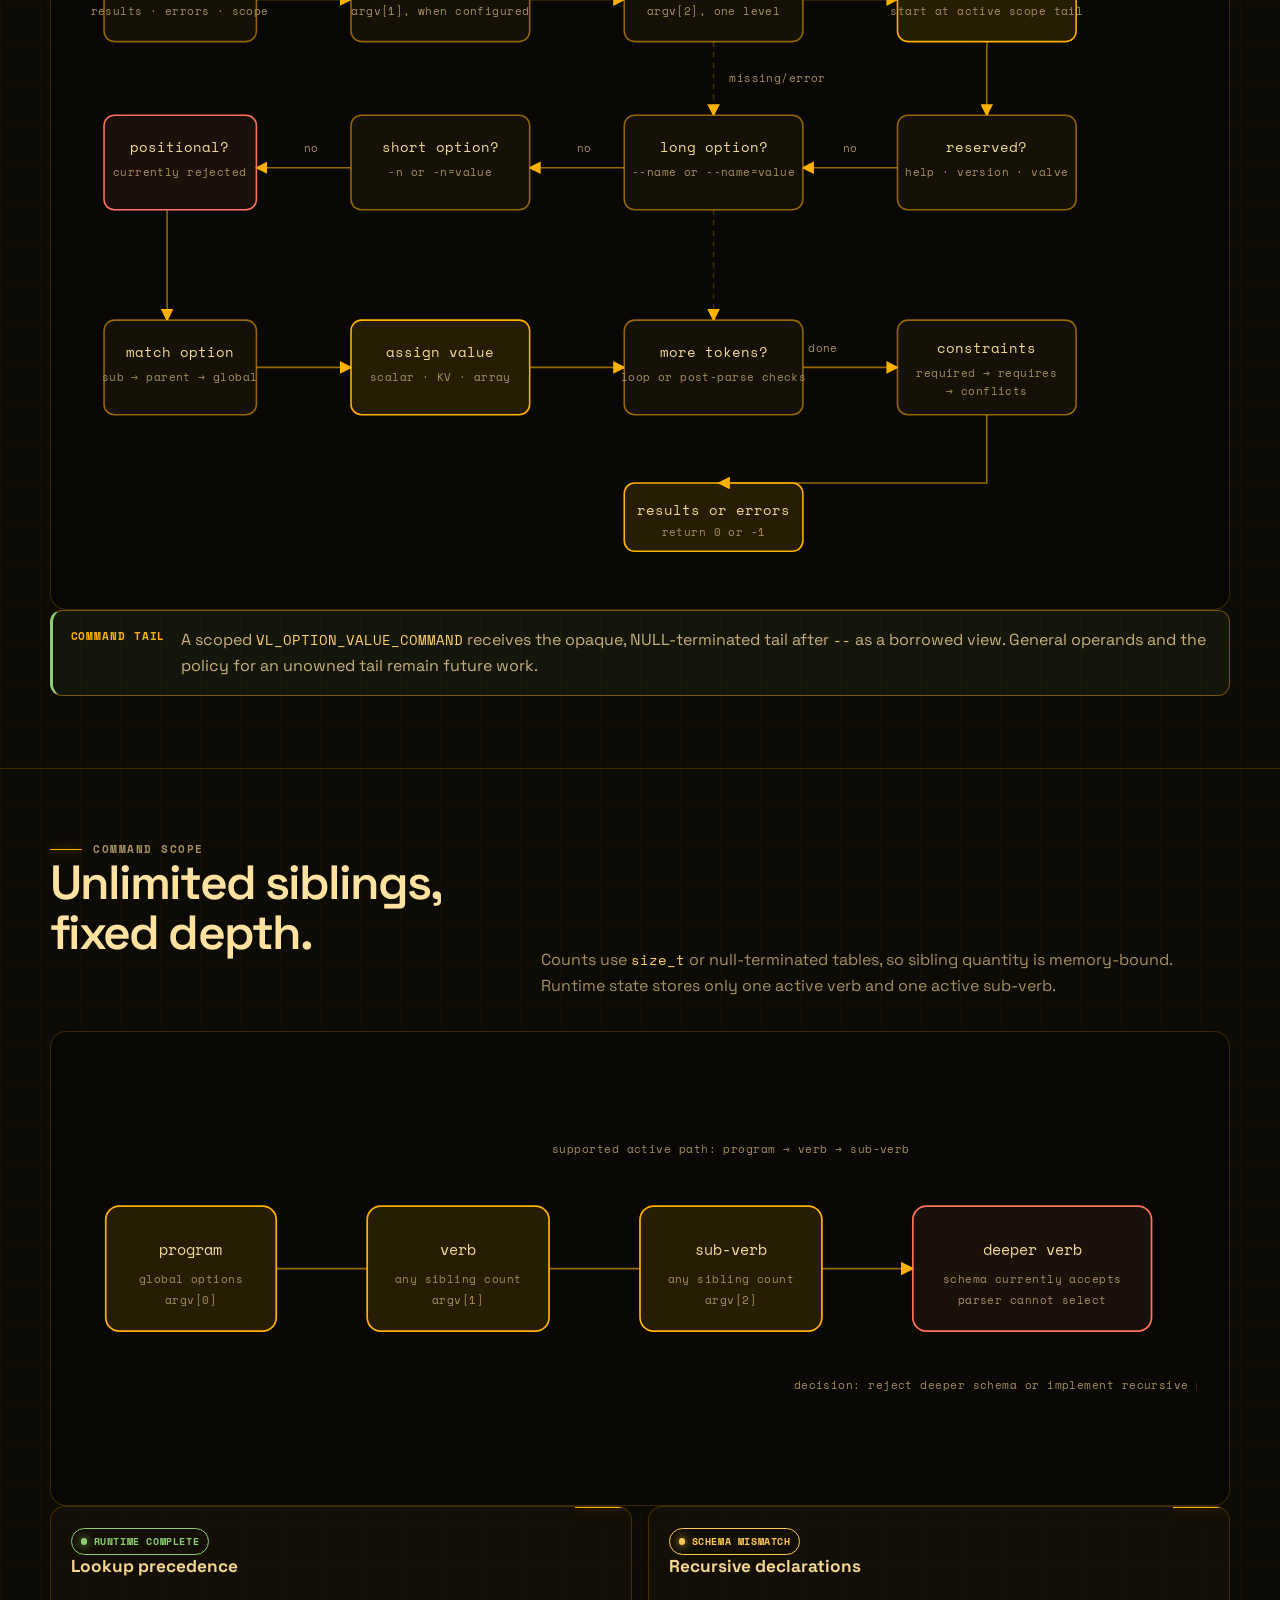
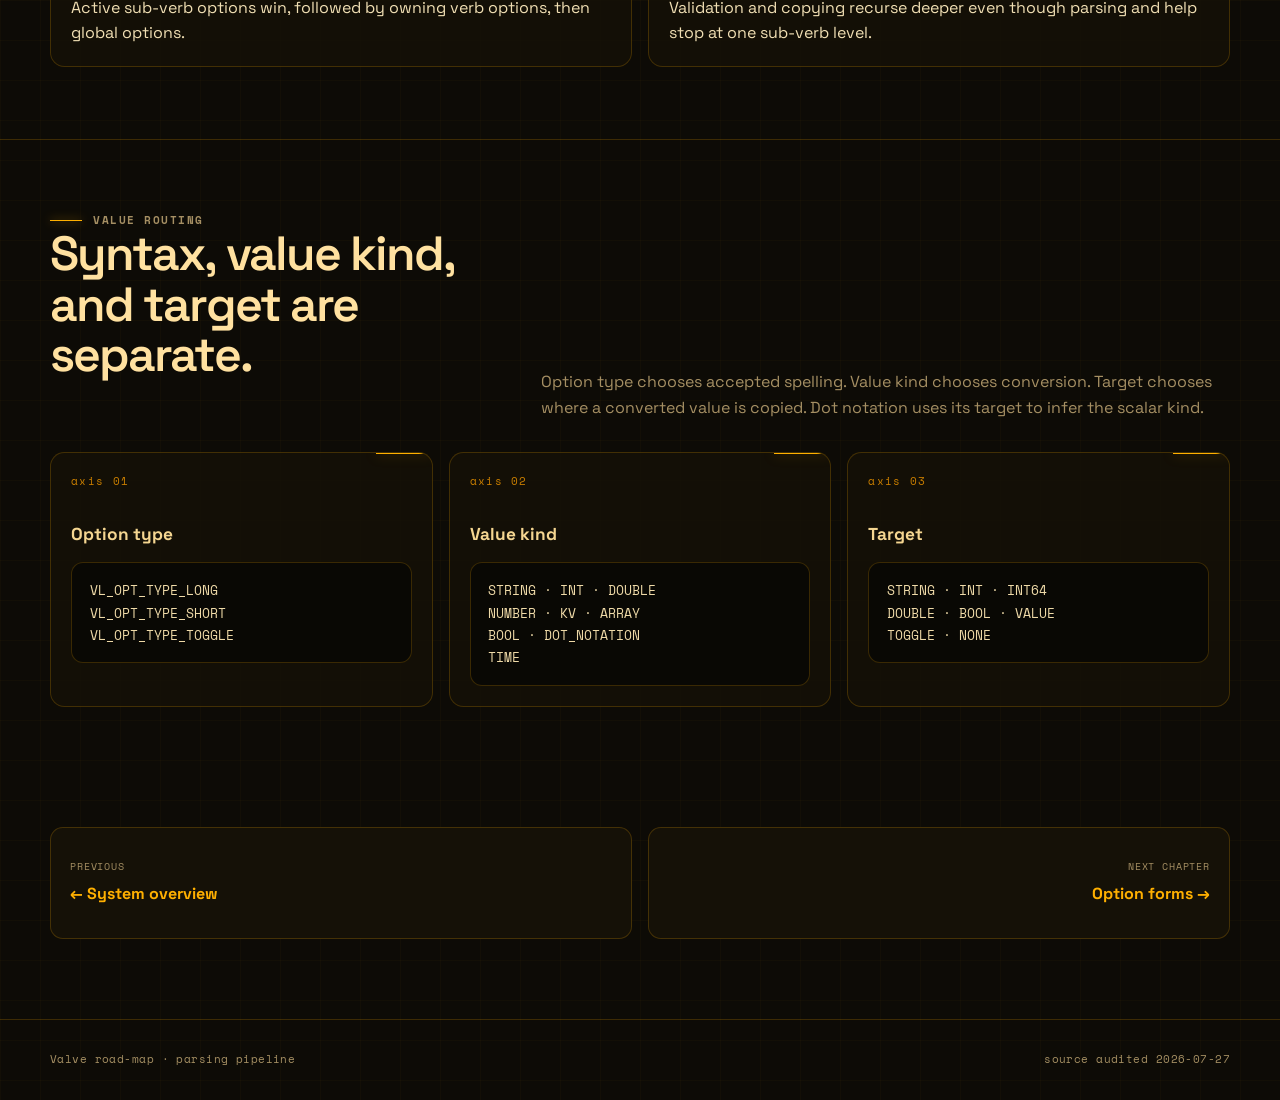
<file: .prompt/refs/road-map/parsing.html>
<!doctype html>
<html lang="en">
<head>
  <meta charset="utf-8">
  <meta name="viewport" content="width=device-width, initial-scale=1">
  <meta name="description" content="Detailed flow charts for the Valve command-line parser lifecycle and runtime.">
  <title>Valve road-map — parsing pipeline</title>
  <link rel="preconnect" href="https://fonts.googleapis.com">
  <link rel="preconnect" href="https://fonts.gstatic.com" crossorigin>
  <link href="https://fonts.googleapis.com/css2?family=Space+Grotesk:wght@400;600;700&amp;family=Space+Mono:wght@400;700&amp;display=swap" rel="stylesheet">
  <link rel="stylesheet" href="styles.css">
</head>
<body>
  <a class="skip-link" href="#main">Skip to content</a>
  <header class="site-header">
    <div class="shell site-header__inner">
      <a class="brand" href="index.html" aria-label="Valve roadmap home">
        <span class="brand__mark" aria-hidden="true">
          <svg viewBox="0 0 48 48">
            <circle cx="24" cy="24" r="12" fill="none" stroke="currentColor" stroke-width="3"/>
            <circle cx="24" cy="24" r="4" fill="currentColor"/>
            <path d="M24 3v12M24 33v12M3 24h12M33 24h12M9.2 9.2l8.5 8.5M30.3 30.3l8.5 8.5M38.8 9.2l-8.5 8.5M17.7 30.3l-8.5 8.5" stroke="currentColor" stroke-width="2"/>
          </svg>
        </span>
        <span>
          <span class="brand__name">valve</span>
          <span class="brand__meta">parser road-map</span>
        </span>
      </a>
      <button class="nav-toggle" type="button" aria-expanded="false" aria-controls="site-nav">menu</button>
      <nav class="site-nav" id="site-nav" aria-label="Roadmap">
        <a href="index.html">overview</a>
        <a href="parsing.html">parsing</a>
        <a href="forms.html">forms</a>
        <a href="constraints.html">constraints</a>
        <a href="help.html">help</a>
        <a href="roadmap.html">next work</a>
        <a href="public.html">public</a>
      </nav>
    </div>
  </header>

  <main id="main">
    <section class="shell hero hero--compact">
      <div>
        <p class="eyebrow">01 · runtime pipeline</p>
        <h1>From <em>argv</em> to typed state.</h1>
        <p class="lede">
          Valve separates schema construction from repeated parsing. Creation validates
          and copies caller declarations. Parsing selects command scope, intercepts
          reserved behavior, assigns typed values, and checks relationships.
        </p>
      </div>
      <div class="card">
        <span class="card__index">runtime invariant</span>
        <h3>Caller pointers do not drive parsing.</h3>
        <p>
          After <code>vl_create()</code>, options, verbs, strings, conflicts, and
          requirements live in Valve-owned storage. Runtime checks use copied option
          identity and parsed-result presence.
        </p>
      </div>
    </section>

    <section class="section">
      <div class="shell">
        <div class="section-heading">
          <div>
            <p class="eyebrow">Lifecycle</p>
            <h2>Five stages, one ownership boundary.</h2>
          </div>
          <p>
            The same <code>valve_t</code> can parse more than once. Each parse clears
            prior results and errors while retaining the copied schema.
          </p>
        </div>

        <div class="flow">
          <div class="flow__step reveal">
            <span class="flow__number">01</span>
            <strong>Declare</strong>
            <p>The caller describes metadata, globals, verbs, options, targets, and relationships.</p>
          </div>
          <div class="flow__step reveal">
            <span class="flow__number">02</span>
            <strong>Create</strong>
            <p><code>vl_create()</code> validates the schema, copies it, and maps relation edges.</p>
          </div>
          <div class="flow__step reveal">
            <span class="flow__number">03</span>
            <strong>Parse</strong>
            <p><code>vl_parse()</code> resolves scope and converts accepted tokens into typed values.</p>
          </div>
          <div class="flow__step reveal">
            <span class="flow__number">04</span>
            <strong>Query</strong>
            <p>Consumers inspect results, errors, active command names, or populated targets.</p>
          </div>
          <div class="flow__step reveal">
            <span class="flow__number">05</span>
            <strong>Destroy</strong>
            <p><code>vl_destroy()</code> clears relation edges before copied options and verbs.</p>
          </div>
        </div>
      </div>
    </section>

    <section class="section">
      <div class="shell">
        <div class="section-heading">
          <div>
            <p class="eyebrow">Decision flow</p>
            <h2>How one token moves through the parser.</h2>
          </div>
          <p>
            Command tokens are consumed first. Every later token passes reserved-token
            interception before long, short, or positional classification.
          </p>
        </div>

        <div class="diagram reveal">
          <svg viewBox="0 0 1060 640" role="img" aria-labelledby="parse-title parse-desc">
            <title id="parse-title">Valve token parsing flow chart</title>
            <desc id="parse-desc">Flow chart from argv reset through command selection, reserved token handling, option parsing, constraints, results, and errors.</desc>
            <defs>
              <marker id="parse-arrow" markerWidth="8" markerHeight="8" refX="7" refY="4" orient="auto">
                <path d="M0 0L8 4L0 8Z" fill="#ffb000"/>
              </marker>
            </defs>
            <path class="wire" marker-end="url(#parse-arrow)" d="M165 90H255"/>
            <path class="wire" marker-end="url(#parse-arrow)" d="M425 90H515"/>
            <path class="wire" marker-end="url(#parse-arrow)" d="M685 90H775"/>
            <path class="wire" marker-end="url(#parse-arrow)" d="M860 130v70"/>
            <path class="wire" marker-end="url(#parse-arrow)" d="M775 250H685"/>
            <path class="wire" marker-end="url(#parse-arrow)" d="M515 250H425"/>
            <path class="wire" marker-end="url(#parse-arrow)" d="M255 250H165"/>
            <path class="wire" marker-end="url(#parse-arrow)" d="M80 290v105"/>
            <path class="wire" marker-end="url(#parse-arrow)" d="M165 440H255"/>
            <path class="wire" marker-end="url(#parse-arrow)" d="M425 440H515"/>
            <path class="wire" marker-end="url(#parse-arrow)" d="M685 440H775"/>
            <path class="wire" marker-end="url(#parse-arrow)" d="M860 480v70H605"/>
            <path class="wire wire--muted" marker-end="url(#parse-arrow)" d="M600 130v70"/>
            <path class="wire wire--muted" marker-end="url(#parse-arrow)" d="M600 290v105"/>

            <rect class="node" x="20" y="50" width="145" height="80" rx="10"/>
            <text class="label" x="92" y="82" text-anchor="middle">reset parse state</text>
            <text class="label label--small" x="92" y="105" text-anchor="middle">results · errors · scope</text>

            <rect class="node" x="255" y="50" width="170" height="80" rx="10"/>
            <text class="label" x="340" y="82" text-anchor="middle">select verb</text>
            <text class="label label--small" x="340" y="105" text-anchor="middle">argv[1], when configured</text>

            <rect class="node" x="515" y="50" width="170" height="80" rx="10"/>
            <text class="label" x="600" y="82" text-anchor="middle">select sub-verb</text>
            <text class="label label--small" x="600" y="105" text-anchor="middle">argv[2], one level</text>

            <rect class="node node--active" x="775" y="50" width="170" height="80" rx="10"/>
            <text class="label" x="860" y="82" text-anchor="middle">read next token</text>
            <text class="label label--small" x="860" y="105" text-anchor="middle">start at active scope tail</text>

            <rect class="node" x="775" y="200" width="170" height="90" rx="10"/>
            <text class="label" x="860" y="235" text-anchor="middle">reserved?</text>
            <text class="label label--small" x="860" y="258" text-anchor="middle">help · version · valve</text>

            <rect class="node" x="515" y="200" width="170" height="90" rx="10"/>
            <text class="label" x="600" y="235" text-anchor="middle">long option?</text>
            <text class="label label--small" x="600" y="258" text-anchor="middle">--name or --name=value</text>

            <rect class="node" x="255" y="200" width="170" height="90" rx="10"/>
            <text class="label" x="340" y="235" text-anchor="middle">short option?</text>
            <text class="label label--small" x="340" y="258" text-anchor="middle">-n or -n=value</text>

            <rect class="node node--missing" x="20" y="200" width="145" height="90" rx="10"/>
            <text class="label" x="92" y="235" text-anchor="middle">positional?</text>
            <text class="label label--small" x="92" y="258" text-anchor="middle">currently rejected</text>

            <rect class="node" x="20" y="395" width="145" height="90" rx="10"/>
            <text class="label" x="92" y="430" text-anchor="middle">match option</text>
            <text class="label label--small" x="92" y="453" text-anchor="middle">sub → parent → global</text>

            <rect class="node node--active" x="255" y="395" width="170" height="90" rx="10"/>
            <text class="label" x="340" y="430" text-anchor="middle">assign value</text>
            <text class="label label--small" x="340" y="453" text-anchor="middle">scalar · KV · array</text>

            <rect class="node" x="515" y="395" width="170" height="90" rx="10"/>
            <text class="label" x="600" y="430" text-anchor="middle">more tokens?</text>
            <text class="label label--small" x="600" y="453" text-anchor="middle">loop or post-parse checks</text>

            <rect class="node" x="775" y="395" width="170" height="90" rx="10"/>
            <text class="label" x="860" y="426" text-anchor="middle">constraints</text>
            <text class="label label--small" x="860" y="449" text-anchor="middle">required → requires</text>
            <text class="label label--small" x="860" y="466" text-anchor="middle">→ conflicts</text>

            <rect class="node node--active" x="515" y="550" width="170" height="65" rx="10"/>
            <text class="label" x="600" y="580" text-anchor="middle">results or errors</text>
            <text class="label label--small" x="600" y="600" text-anchor="middle">return 0 or -1</text>

            <text class="label label--small" x="723" y="235">no</text>
            <text class="label label--small" x="470" y="235">no</text>
            <text class="label label--small" x="210" y="235">no</text>
            <text class="label label--small" x="615" y="168">missing/error</text>
            <text class="label label--small" x="690" y="425">done</text>
          </svg>
        </div>

        <div class="callout callout--good">
          <span class="callout__key">command tail</span>
          <p>
            A scoped <code>VL_OPTION_VALUE_COMMAND</code> receives the opaque,
            NULL-terminated tail after <code>--</code> as a borrowed view. General
            operands and the policy for an unowned tail remain future work.
          </p>
        </div>
      </div>
    </section>

    <section class="section">
      <div class="shell">
        <div class="section-heading">
          <div>
            <p class="eyebrow">Command scope</p>
            <h2>Unlimited siblings, fixed depth.</h2>
          </div>
          <p>
            Counts use <code>size_t</code> or null-terminated tables, so sibling
            quantity is memory-bound. Runtime state stores only one active verb and
            one active sub-verb.
          </p>
        </div>

        <div class="diagram reveal">
          <svg viewBox="0 0 980 360" role="img" aria-labelledby="command-title command-desc">
            <title id="command-title">Valve command-depth model</title>
            <desc id="command-desc">A program has any number of verbs, and each verb has any number of sibling sub-verbs, but deeper levels cannot be selected.</desc>
            <defs>
              <marker id="command-arrow" markerWidth="8" markerHeight="8" refX="7" refY="4" orient="auto">
                <path d="M0 0L8 4L0 8Z" fill="#ffb000"/>
              </marker>
            </defs>
            <path class="wire" d="M170 180H250M410 180H490M650 180H730" marker-end="url(#command-arrow)"/>
            <rect class="node node--active" x="20" y="125" width="150" height="110" rx="12"/>
            <text class="label" x="95" y="168" text-anchor="middle">program</text>
            <text class="label label--small" x="95" y="193" text-anchor="middle">global options</text>
            <text class="label label--small" x="95" y="211" text-anchor="middle">argv[0]</text>

            <rect class="node node--active" x="250" y="125" width="160" height="110" rx="12"/>
            <text class="label" x="330" y="168" text-anchor="middle">verb</text>
            <text class="label label--small" x="330" y="193" text-anchor="middle">any sibling count</text>
            <text class="label label--small" x="330" y="211" text-anchor="middle">argv[1]</text>

            <rect class="node node--active" x="490" y="125" width="160" height="110" rx="12"/>
            <text class="label" x="570" y="168" text-anchor="middle">sub-verb</text>
            <text class="label label--small" x="570" y="193" text-anchor="middle">any sibling count</text>
            <text class="label label--small" x="570" y="211" text-anchor="middle">argv[2]</text>

            <rect class="node node--missing" x="730" y="125" width="210" height="110" rx="12"/>
            <text class="label" x="835" y="168" text-anchor="middle">deeper verb</text>
            <text class="label label--small" x="835" y="193" text-anchor="middle">schema currently accepts</text>
            <text class="label label--small" x="835" y="211" text-anchor="middle">parser cannot select</text>

            <text class="label label--small" x="570" y="78" text-anchor="middle">supported active path: program → verb → sub-verb</text>
            <text class="label label--small" x="835" y="286" text-anchor="middle">decision: reject deeper schema or implement recursive path state</text>
          </svg>
        </div>

        <div class="grid grid--2">
          <div class="card reveal">
            <span class="status status--complete">runtime complete</span>
            <h3>Lookup precedence</h3>
            <p>Active sub-verb options win, followed by owning verb options, then global options.</p>
          </div>
          <div class="card reveal">
            <span class="status status--partial">schema mismatch</span>
            <h3>Recursive declarations</h3>
            <p>Validation and copying recurse deeper even though parsing and help stop at one sub-verb level.</p>
          </div>
        </div>
      </div>
    </section>

    <section class="section">
      <div class="shell">
        <div class="section-heading">
          <div>
            <p class="eyebrow">Value routing</p>
            <h2>Syntax, value kind, and target are separate.</h2>
          </div>
          <p>
            Option type chooses accepted spelling. Value kind chooses conversion.
            Target chooses where a converted value is copied. Dot notation uses its
            target to infer the scalar kind.
          </p>
        </div>

        <div class="grid grid--3">
          <div class="card reveal">
            <span class="card__index">axis 01</span>
            <h3>Option type</h3>
            <pre>VL_OPT_TYPE_LONG
VL_OPT_TYPE_SHORT
VL_OPT_TYPE_TOGGLE</pre>
          </div>
          <div class="card reveal">
            <span class="card__index">axis 02</span>
            <h3>Value kind</h3>
            <pre>STRING · INT · DOUBLE
NUMBER · KV · ARRAY
BOOL · DOT_NOTATION
TIME</pre>
          </div>
          <div class="card reveal">
            <span class="card__index">axis 03</span>
            <h3>Target</h3>
            <pre>STRING · INT · INT64
DOUBLE · BOOL · VALUE
TOGGLE · NONE</pre>
          </div>
        </div>
      </div>
    </section>

    <div class="shell pager">
      <a href="index.html">
        <small>previous</small>
        <strong>← System overview</strong>
      </a>
      <a href="forms.html">
        <small>next chapter</small>
        <strong>Option forms →</strong>
      </a>
    </div>
  </main>

  <footer class="site-footer">
    <div class="shell site-footer__inner">
      <span>Valve road-map · parsing pipeline</span>
        <span>source audited 2026-07-27</span>
    </div>
  </footer>
  <script src="site.js"></script>
</body>
</html>
</file>
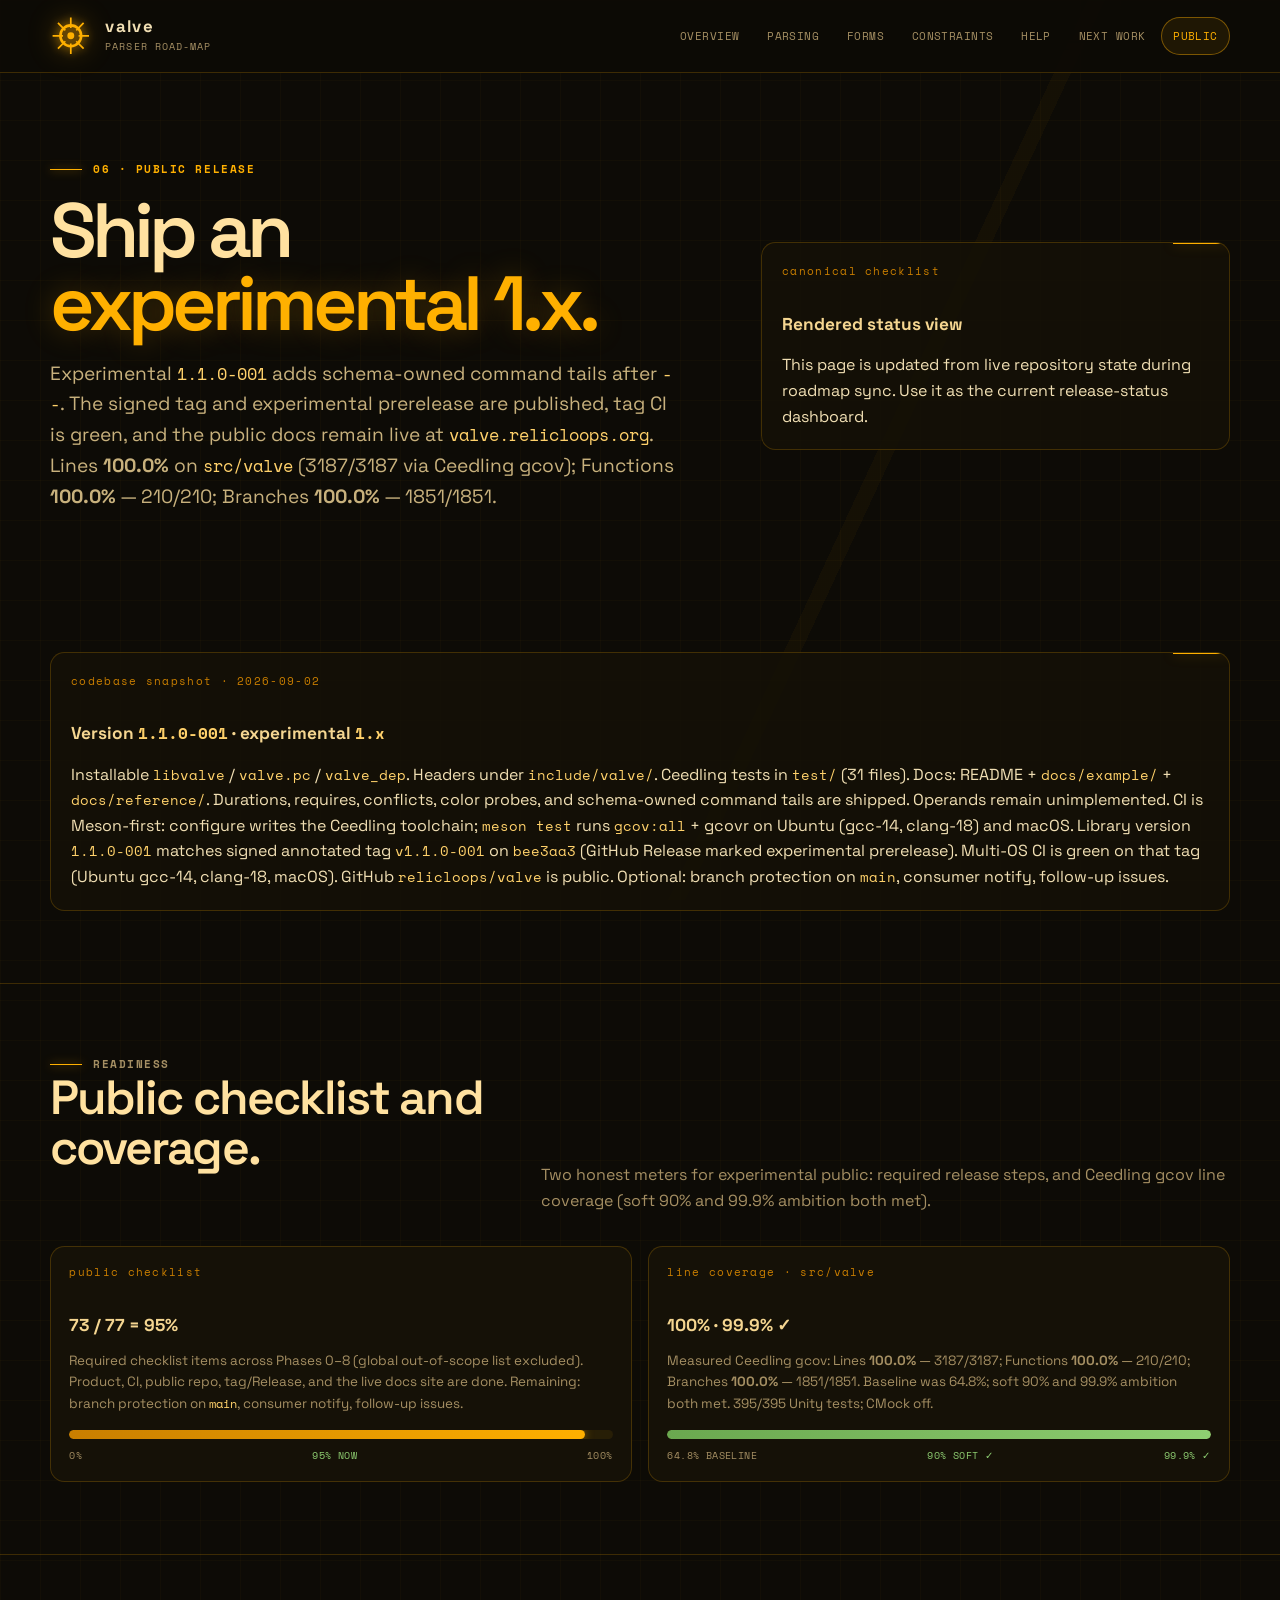
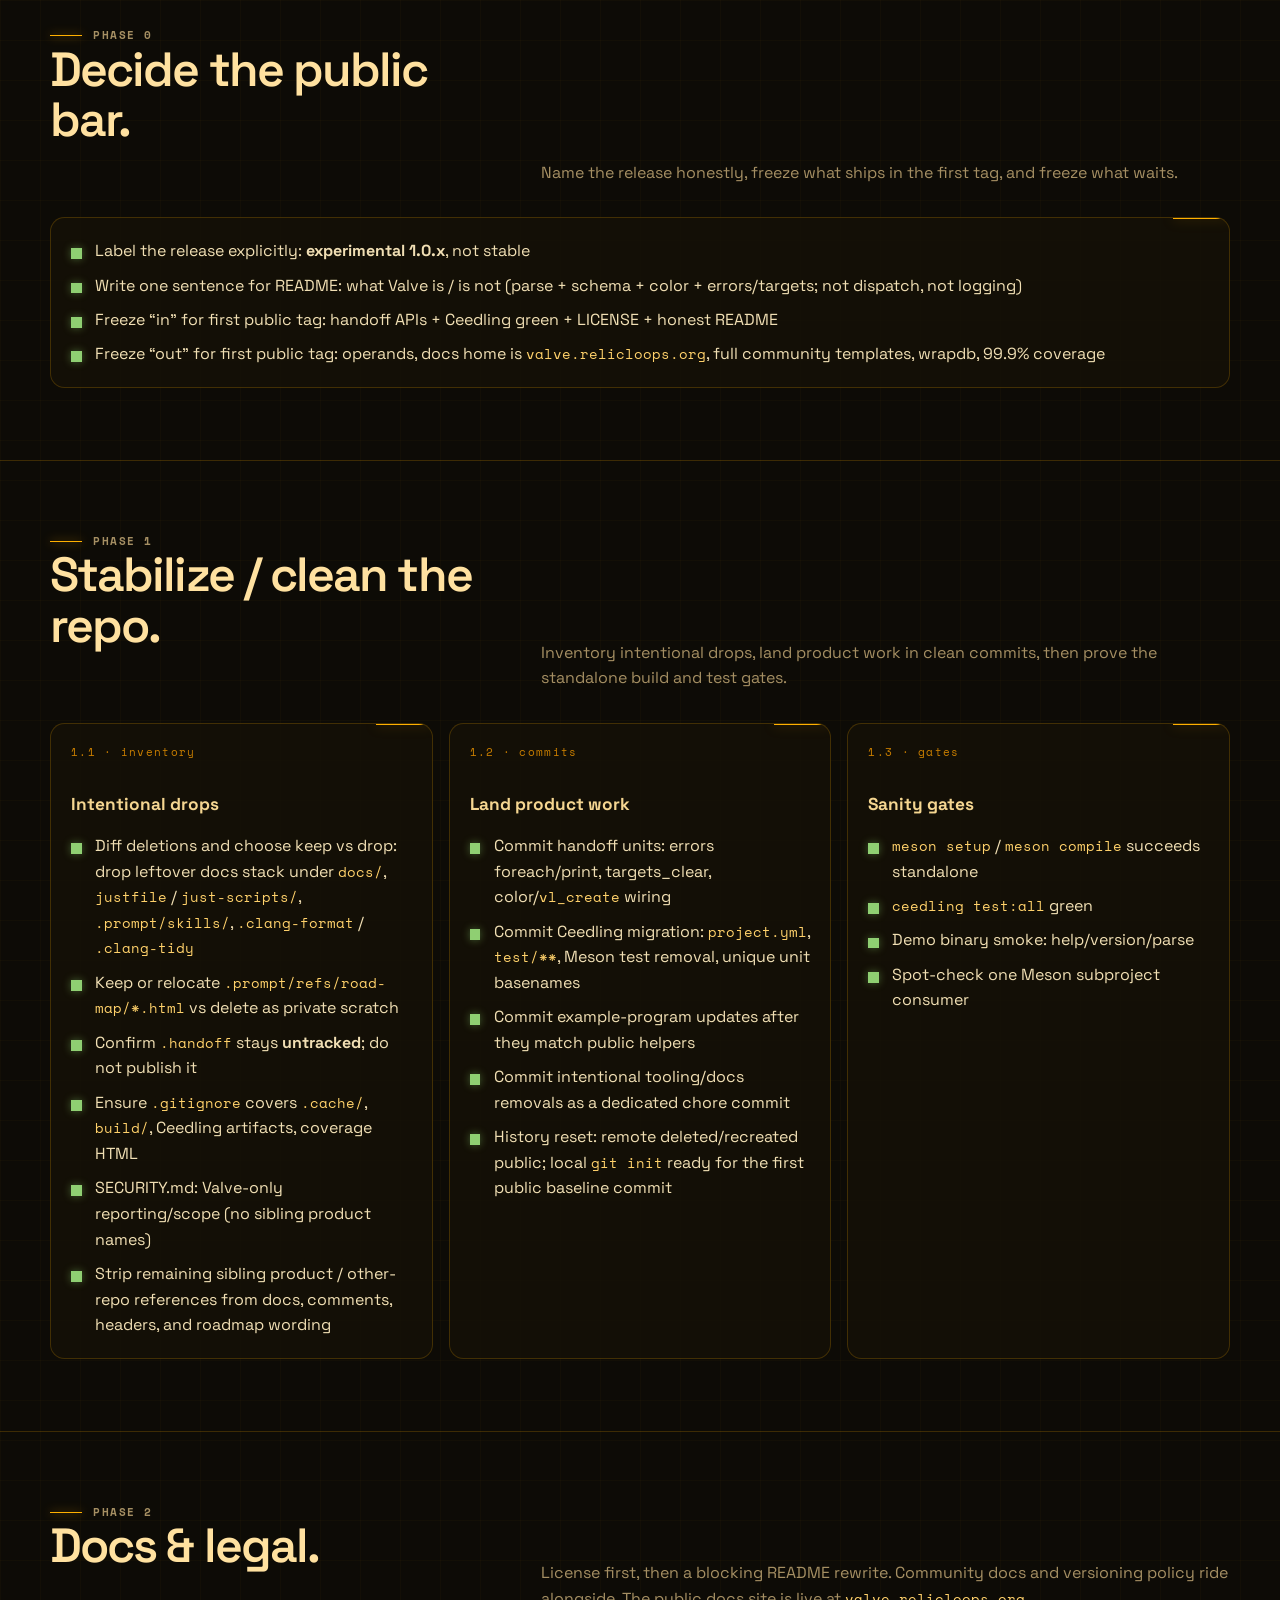
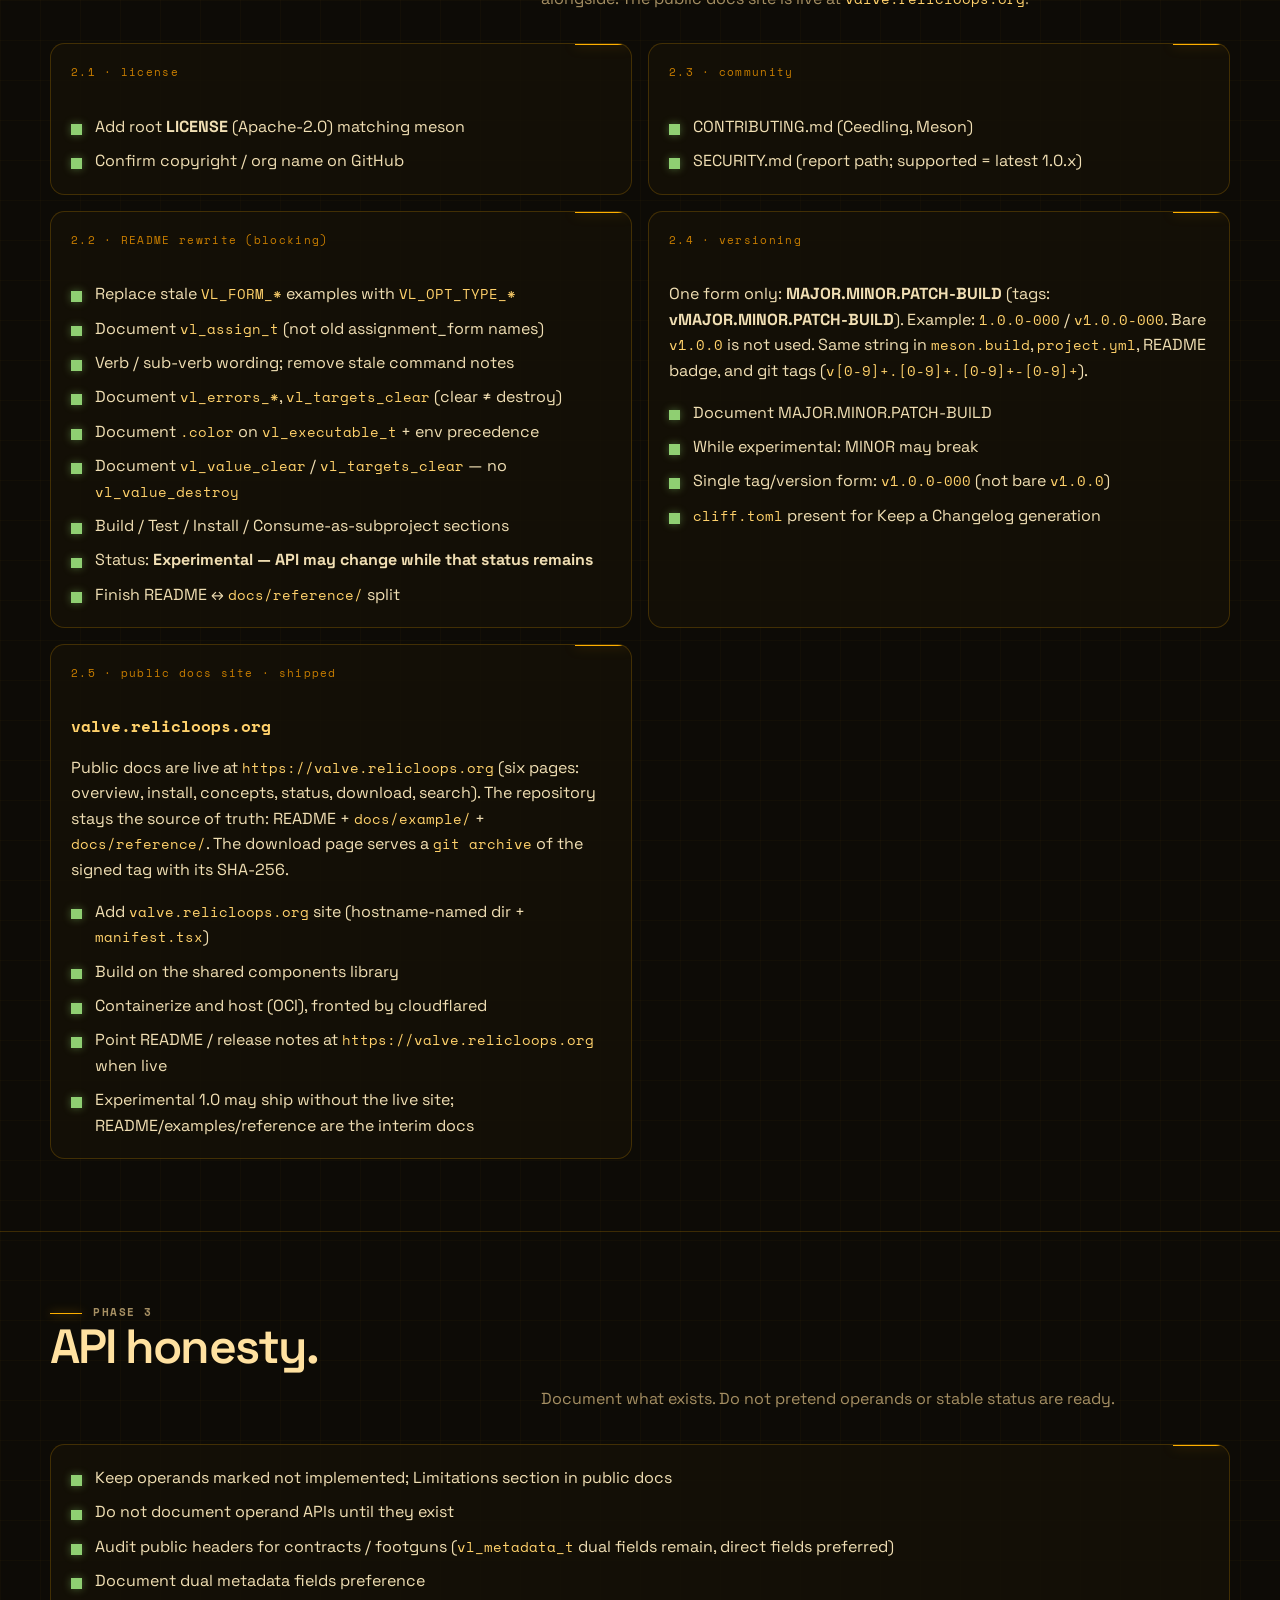
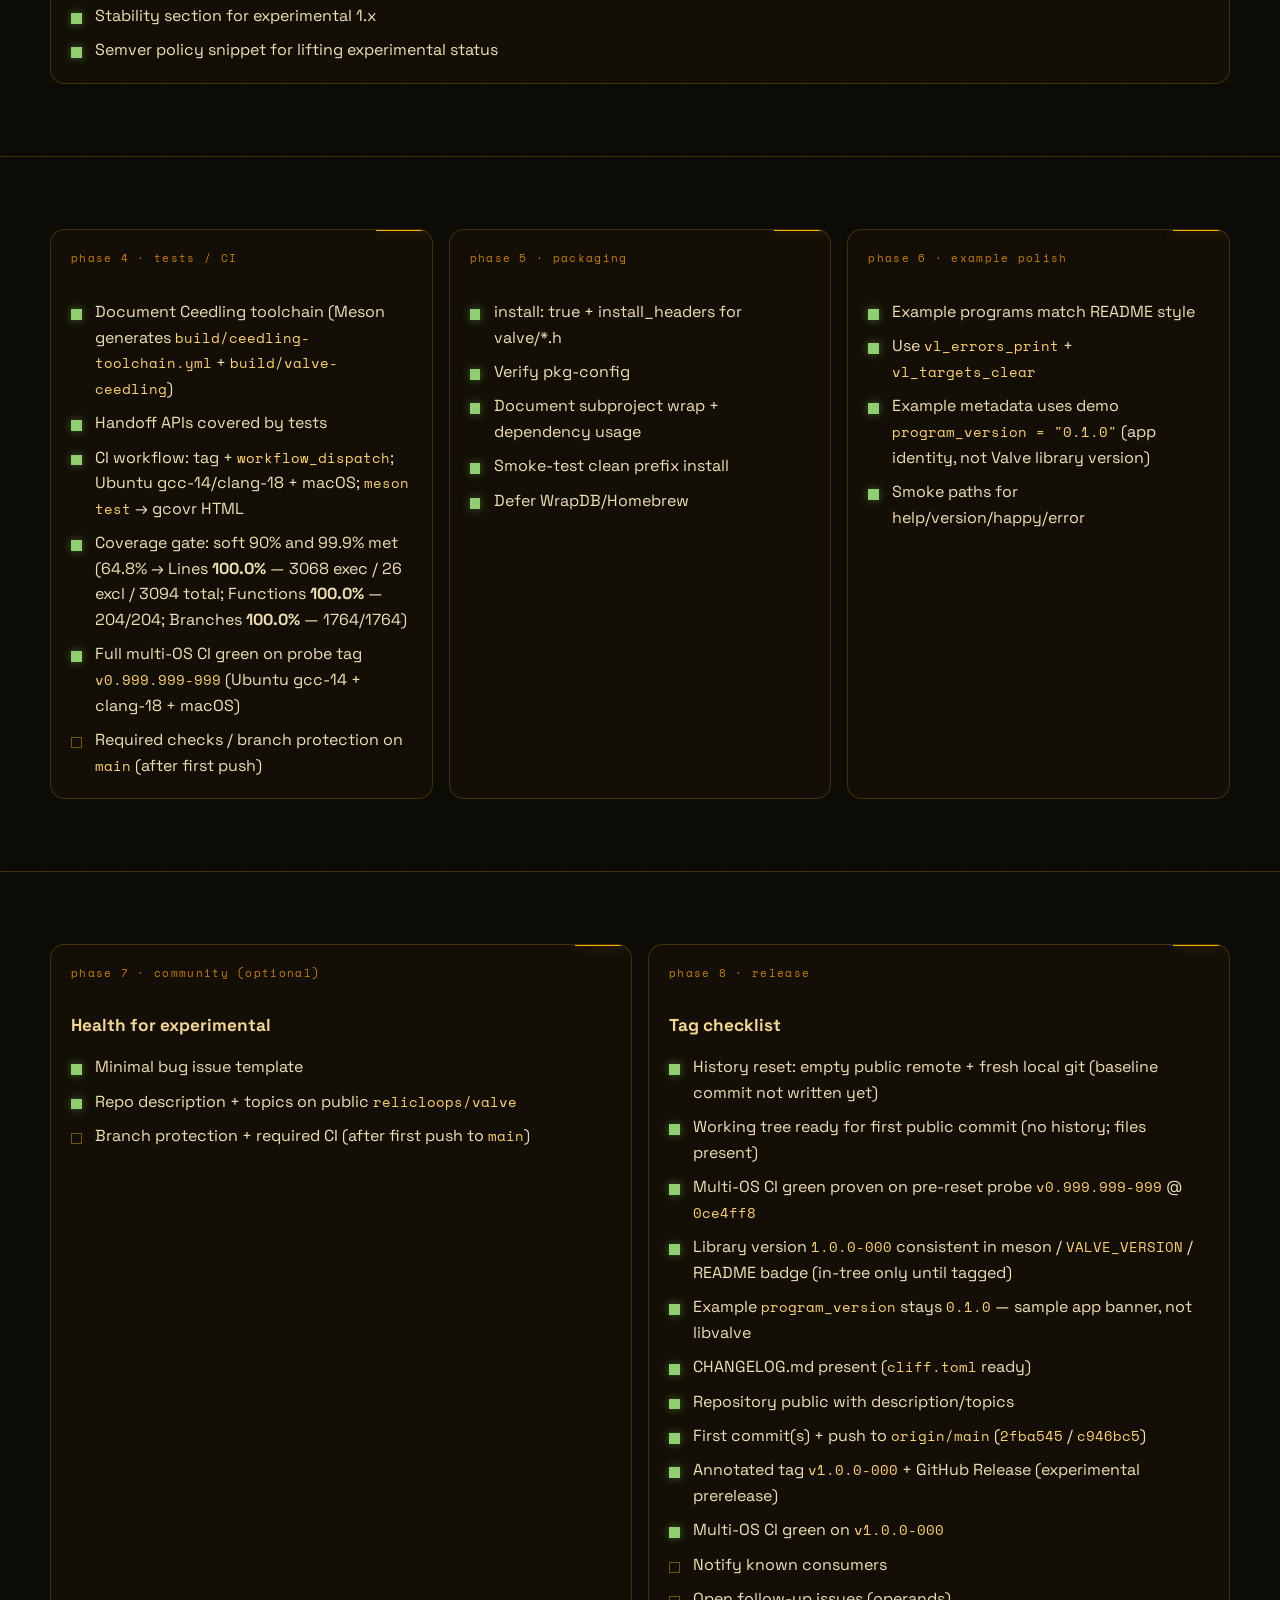
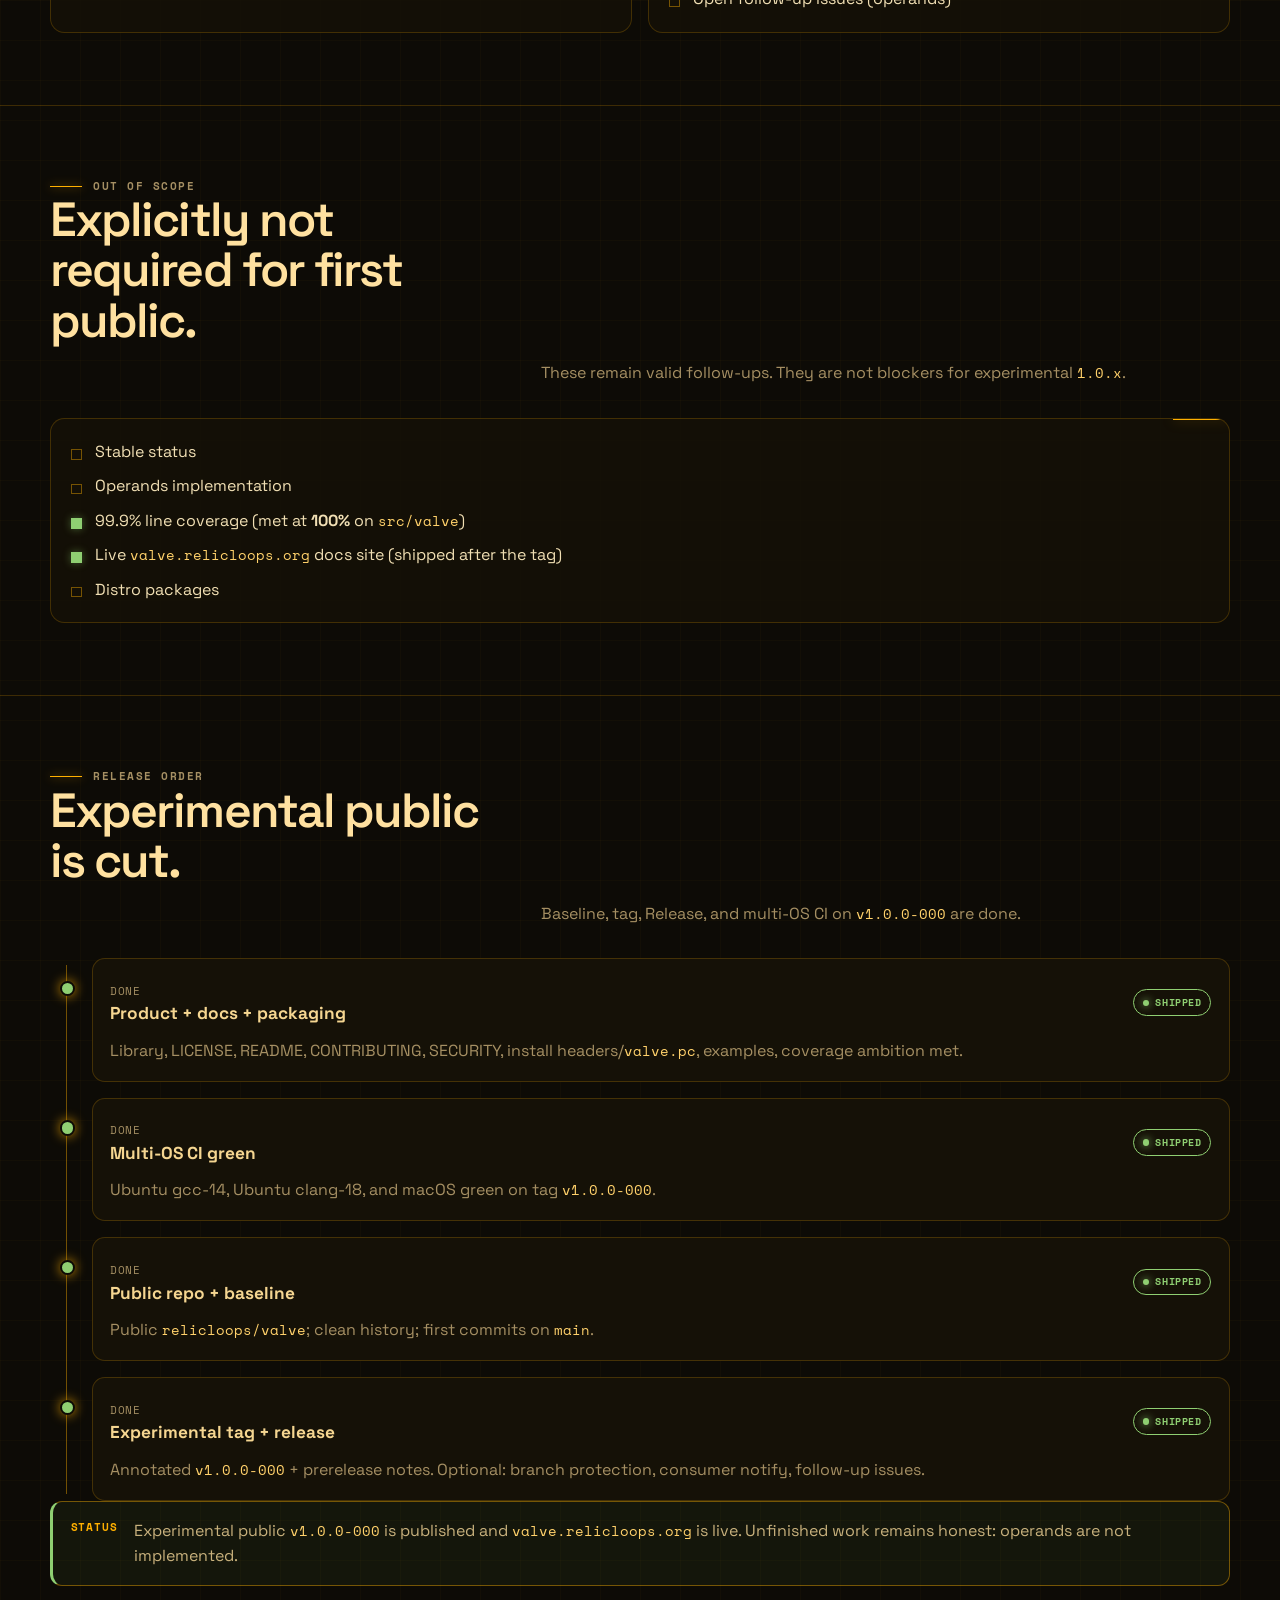
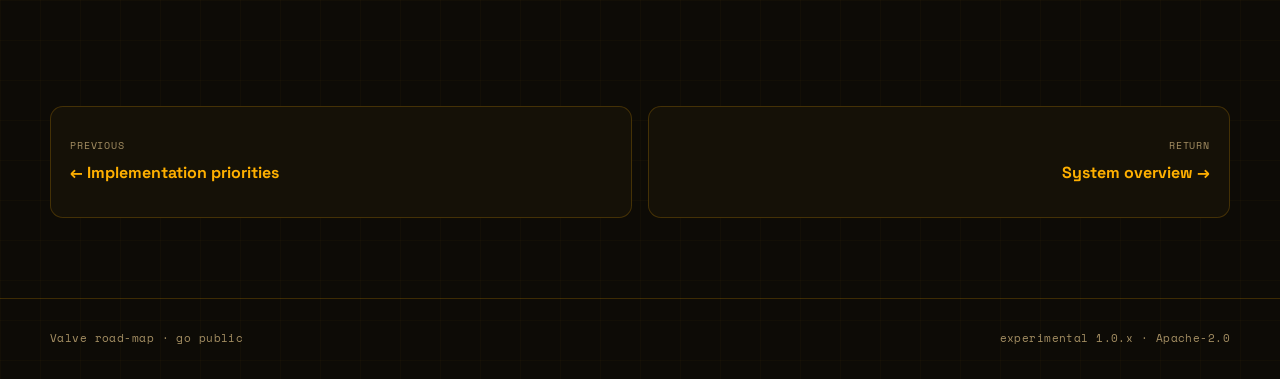
<file: .prompt/refs/road-map/public.html>
<!doctype html>
<html lang="en">
<head>
  <meta charset="utf-8">
  <meta name="viewport" content="width=device-width, initial-scale=1">
  <meta name="description" content="Valve checkbox roadmap to an early experimental 1.0.x public release.">
  <title>Valve road-map — go public</title>
  <link rel="preconnect" href="https://fonts.googleapis.com">
  <link rel="preconnect" href="https://fonts.gstatic.com" crossorigin>
  <link href="https://fonts.googleapis.com/css2?family=Space+Grotesk:wght@400;600;700&amp;family=Space+Mono:wght@400;700&amp;display=swap" rel="stylesheet">
  <link rel="stylesheet" href="styles.css">
</head>
<body>
  <a class="skip-link" href="#main">Skip to content</a>
  <header class="site-header">
    <div class="shell site-header__inner">
      <a class="brand" href="index.html" aria-label="Valve roadmap home">
        <span class="brand__mark" aria-hidden="true">
          <svg viewBox="0 0 48 48">
            <circle cx="24" cy="24" r="12" fill="none" stroke="currentColor" stroke-width="3"/>
            <circle cx="24" cy="24" r="4" fill="currentColor"/>
            <path d="M24 3v12M24 33v12M3 24h12M33 24h12M9.2 9.2l8.5 8.5M30.3 30.3l8.5 8.5M38.8 9.2l-8.5 8.5M17.7 30.3l-8.5 8.5" stroke="currentColor" stroke-width="2"/>
          </svg>
        </span>
        <span>
          <span class="brand__name">valve</span>
          <span class="brand__meta">parser road-map</span>
        </span>
      </a>
      <button class="nav-toggle" type="button" aria-expanded="false" aria-controls="site-nav">menu</button>
      <nav class="site-nav" id="site-nav" aria-label="Roadmap">
        <a href="index.html">overview</a>
        <a href="parsing.html">parsing</a>
        <a href="forms.html">forms</a>
        <a href="constraints.html">constraints</a>
        <a href="help.html">help</a>
        <a href="roadmap.html">next work</a>
        <a href="public.html">public</a>
      </nav>
    </div>
  </header>

  <main id="main">
    <section class="shell hero hero--compact">
      <div>
        <p class="eyebrow">06 · public release</p>
        <h1>Ship an <em>experimental 1.x.</em></h1>
        <p class="lede">
          Experimental <code>1.1.0-001</code> adds schema-owned command tails after
          <code>--</code>. The signed tag and experimental prerelease are published,
          tag CI is green, and the public docs remain live at <code>valve.relicloops.org</code>.
          Lines <strong>100.0%</strong> on <code>src/valve</code> (3187/3187 via Ceedling gcov); Functions <strong>100.0%</strong> — 210/210; Branches <strong>100.0%</strong> — 1851/1851.
        </p>
      </div>
      <div class="card">
        <span class="card__index">canonical checklist</span>
        <h3>Rendered status view</h3>
        <p>
          This page is updated from live repository state during roadmap sync.
          Use it as the current release-status dashboard.
        </p>
      </div>
    </section>

    <section class="section">
      <div class="shell">
        <div class="card reveal">
          <span class="card__index">codebase snapshot · 2026-09-02</span>
          <h3>Version <code>1.1.0-001</code> · experimental <code>1.x</code></h3>
          <p>
            Installable <code>libvalve</code> / <code>valve.pc</code> / <code>valve_dep</code>.
            Headers under <code>include/valve/</code>. Ceedling tests in <code>test/</code> (31 files).
            Docs: README + <code>docs/example/</code> + <code>docs/reference/</code>.
            Durations, requires, conflicts, color probes, and schema-owned command tails are shipped. Operands remain unimplemented.
            CI is Meson-first: configure writes the Ceedling toolchain; <code>meson test</code> runs
            <code>gcov:all</code> + gcovr on Ubuntu (gcc-14, clang-18) and macOS.
            Library version <code>1.1.0-001</code> matches signed annotated tag <code>v1.1.0-001</code>
            on <code>bee3aa3</code> (GitHub Release marked experimental prerelease).
            Multi-OS CI is green on that tag (Ubuntu gcc-14, clang-18, macOS).
            GitHub <code>relicloops/valve</code> is public. Optional: branch protection on
            <code>main</code>, consumer notify, follow-up issues.
          </p>
        </div>
      </div>
    </section>

    <section class="section">
      <div class="shell">
        <div class="section-heading">
          <div>
            <p class="eyebrow">Readiness</p>
            <h2>Public checklist and coverage.</h2>
          </div>
          <p>
            Two honest meters for experimental public: required release steps, and
            Ceedling gcov line coverage (soft 90% and 99.9% ambition both met).
          </p>
        </div>

        <div class="readiness">
          <div class="readiness__card reveal">
            <span class="card__index">public checklist</span>
            <h3>73 / 77 = 95%</h3>
            <p class="readiness__note">
              Required checklist items across Phases 0–8 (global out-of-scope list excluded).
              Product, CI, public repo, tag/Release, and the live docs site are done.
              Remaining: branch protection on <code>main</code>, consumer notify,
              follow-up issues.
            </p>
            <div class="readiness__rail" aria-hidden="true">
              <span class="readiness__fill" style="--readiness: 95%"></span>
            </div>
            <div class="readiness__marks">
              <span>0%</span>
              <span class="done">95% now</span>
              <span>100%</span>
            </div>
          </div>
          <div class="readiness__card reveal">
            <span class="card__index">line coverage · src/valve</span>
            <h3>100% · 99.9% ✓</h3>
            <p class="readiness__note">
              Measured Ceedling gcov: Lines <strong>100.0%</strong> — 3187/3187;
              Functions <strong>100.0%</strong> — 210/210; Branches <strong>100.0%</strong> — 1851/1851.
              Baseline was 64.8%; soft 90% and 99.9% ambition both met.
              395/395 Unity tests; CMock off.
            </p>
            <div class="readiness__rail" aria-hidden="true">
              <span class="readiness__fill readiness__fill--good" style="--readiness: 100%"></span>
            </div>
            <div class="readiness__marks">
              <span>64.8% baseline</span>
              <span class="done">90% soft ✓</span>
              <span class="done">99.9% ✓</span>
            </div>
          </div>
        </div>
      </div>
    </section>

    <section class="section">
      <div class="shell">
        <div class="section-heading">
          <div>
            <p class="eyebrow">Phase 0</p>
            <h2>Decide the public bar.</h2>
          </div>
          <p>
            Name the release honestly, freeze what ships in the first tag, and
            freeze what waits.
          </p>
        </div>

        <div class="card reveal">
          <ul class="checklist">
            <li class="is-done">Label the release explicitly: <strong>experimental 1.0.x</strong>, not stable</li>
            <li class="is-done">Write one sentence for README: what Valve is / is not (parse + schema + color + errors/targets; not dispatch, not logging)</li>
            <li class="is-done">Freeze “in” for first public tag: handoff APIs + Ceedling green + LICENSE + honest README</li>
            <li class="is-done">Freeze “out” for first public tag: operands, docs home is <code>valve.relicloops.org</code>, full community templates, wrapdb, 99.9% coverage</li>
          </ul>
        </div>
      </div>
    </section>

    <section class="section">
      <div class="shell">
        <div class="section-heading">
          <div>
            <p class="eyebrow">Phase 1</p>
            <h2>Stabilize / clean the repo.</h2>
          </div>
          <p>
            Inventory intentional drops, land product work in clean commits, then
            prove the standalone build and test gates.
          </p>
        </div>

        <div class="grid grid--3">
          <div class="card reveal">
            <span class="card__index">1.1 · inventory</span>
            <h3>Intentional drops</h3>
            <ul class="checklist">
              <li class="is-done">Diff deletions and choose keep vs drop: drop leftover docs stack under <code>docs/</code>, <code>justfile</code> / <code>just-scripts/</code>, <code>.prompt/skills/</code>, <code>.clang-format</code> / <code>.clang-tidy</code></li>
              <li class="is-done">Keep or relocate <code>.prompt/refs/road-map/*.html</code> vs delete as private scratch</li>
              <li class="is-done">Confirm <code>.handoff</code> stays <strong>untracked</strong>; do not publish it</li>
              <li class="is-done">Ensure <code>.gitignore</code> covers <code>.cache/</code>, <code>build/</code>, Ceedling artifacts, coverage HTML</li>
              <li class="is-done">SECURITY.md: Valve-only reporting/scope (no sibling product names)</li>
              <li class="is-done">Strip remaining sibling product / other-repo references from docs, comments, headers, and roadmap wording</li>
            </ul>
          </div>
          <div class="card reveal">
            <span class="card__index">1.2 · commits</span>
            <h3>Land product work</h3>
            <ul class="checklist">
              <li class="is-done">Commit handoff units: errors foreach/print, targets_clear, color/<code>vl_create</code> wiring</li>
              <li class="is-done">Commit Ceedling migration: <code>project.yml</code>, <code>test/**</code>, Meson test removal, unique unit basenames</li>
              <li class="is-done">Commit example-program updates after they match public helpers</li>
              <li class="is-done">Commit intentional tooling/docs removals as a dedicated chore commit</li>
              <li class="is-done">History reset: remote deleted/recreated public; local <code>git init</code> ready for the first public baseline commit</li>
            </ul>
          </div>
          <div class="card reveal">
            <span class="card__index">1.3 · gates</span>
            <h3>Sanity gates</h3>
            <ul class="checklist">
              <li class="is-done"><code>meson setup</code> / <code>meson compile</code> succeeds standalone</li>
              <li class="is-done"><code>ceedling test:all</code> green</li>
              <li class="is-done">Demo binary smoke: help/version/parse</li>
              <li class="is-done">Spot-check one Meson subproject consumer</li>
            </ul>
          </div>
        </div>
      </div>
    </section>

    <section class="section">
      <div class="shell">
        <div class="section-heading">
          <div>
            <p class="eyebrow">Phase 2</p>
            <h2>Docs &amp; legal.</h2>
          </div>
          <p>
            License first, then a blocking README rewrite. Community docs and
            versioning policy ride alongside. The public docs site is live at
            <code>valve.relicloops.org</code>.
          </p>
        </div>

        <div class="grid grid--2">
          <div class="card reveal">
            <span class="card__index">2.1 · license</span>
            <ul class="checklist">
              <li class="is-done">Add root <strong>LICENSE</strong> (Apache-2.0) matching meson</li>
              <li class="is-done">Confirm copyright / org name on GitHub</li>
            </ul>
          </div>
          <div class="card reveal">
            <span class="card__index">2.3 · community</span>
            <ul class="checklist">
              <li class="is-done">CONTRIBUTING.md (Ceedling, Meson)</li>
              <li class="is-done">SECURITY.md (report path; supported = latest 1.0.x)</li>
            </ul>
          </div>
          <div class="card reveal">
            <span class="card__index">2.2 · README rewrite (blocking)</span>
            <ul class="checklist">
              <li class="is-done">Replace stale <code>VL_FORM_*</code> examples with <code>VL_OPT_TYPE_*</code></li>
              <li class="is-done">Document <code>vl_assign_t</code> (not old assignment_form names)</li>
              <li class="is-done">Verb / sub-verb wording; remove stale command notes</li>
              <li class="is-done">Document <code>vl_errors_*</code>, <code>vl_targets_clear</code> (clear ≠ destroy)</li>
              <li class="is-done">Document <code>.color</code> on <code>vl_executable_t</code> + env precedence</li>
              <li class="is-done">Document <code>vl_value_clear</code> / <code>vl_targets_clear</code> — no <code>vl_value_destroy</code></li>
              <li class="is-done">Build / Test / Install / Consume-as-subproject sections</li>
              <li class="is-done">Status: <strong>Experimental — API may change while that status remains</strong></li>
              <li class="is-done">Finish README ↔ <code>docs/reference/</code> split</li>
            </ul>
          </div>
          <div class="card reveal">
            <span class="card__index">2.4 · versioning</span>
            <p>
              One form only: <strong>MAJOR.MINOR.PATCH-BUILD</strong>
              (tags: <strong>vMAJOR.MINOR.PATCH-BUILD</strong>).
              Example: <code>1.0.0-000</code> / <code>v1.0.0-000</code>.
              Bare <code>v1.0.0</code> is not used. Same string in
              <code>meson.build</code>, <code>project.yml</code>, README badge,
              and git tags (<code>v[0-9]+.[0-9]+.[0-9]+-[0-9]+</code>).
            </p>
            <ul class="checklist">
              <li class="is-done">Document MAJOR.MINOR.PATCH-BUILD</li>
              <li class="is-done">While experimental: MINOR may break</li>
              <li class="is-done">Single tag/version form: <code>v1.0.0-000</code> (not bare <code>v1.0.0</code>)</li>
              <li class="is-done"><code>cliff.toml</code> present for Keep a Changelog generation</li>
            </ul>
          </div>
          <div class="card reveal">
            <span class="card__index">2.5 · public docs site · shipped</span>
            <h3><code>valve.relicloops.org</code></h3>
            <p>
              Public docs are live at <code>https://valve.relicloops.org</code>
              (six pages: overview, install, concepts, status, download, search).
              The repository stays the source of truth: README + <code>docs/example/</code> + <code>docs/reference/</code>.
              The download page serves a <code>git archive</code> of the signed tag with its SHA-256.
            </p>
            <ul class="checklist">
              <li class="is-done">Add <code>valve.relicloops.org</code> site (hostname-named dir + <code>manifest.tsx</code>)</li>
              <li class="is-done">Build on the shared components library</li>
              <li class="is-done">Containerize and host (OCI), fronted by cloudflared</li>
              <li class="is-done">Point README / release notes at <code>https://valve.relicloops.org</code> when live</li>
              <li class="is-done">Experimental 1.0 may ship without the live site; README/examples/reference are the interim docs</li>
            </ul>
          </div>
        </div>
      </div>
    </section>

    <section class="section">
      <div class="shell">
        <div class="section-heading">
          <div>
            <p class="eyebrow">Phase 3</p>
            <h2>API honesty.</h2>
          </div>
          <p>
            Document what exists. Do not pretend operands or stable status are ready.
          </p>
        </div>

        <div class="card reveal">
          <ul class="checklist">
            <li class="is-done">Keep operands marked not implemented; Limitations section in public docs</li>
            <li class="is-done">Do not document operand APIs until they exist</li>
            <li class="is-done">Audit public headers for contracts / footguns (<code>vl_metadata_t</code> dual fields remain, direct fields preferred)</li>
            <li class="is-done">Document dual metadata fields preference</li>
            <li class="is-done">Stability section for experimental 1.x</li>
            <li class="is-done">Semver policy snippet for lifting experimental status</li>
          </ul>
        </div>
      </div>
    </section>

    <section class="section">
      <div class="shell">
        <div class="grid grid--3">
          <div class="card reveal">
            <span class="card__index">phase 4 · tests / CI</span>
            <ul class="checklist">
              <li class="is-done">Document Ceedling toolchain (Meson generates <code>build/ceedling-toolchain.yml</code> + <code>build/valve-ceedling</code>)</li>
              <li class="is-done">Handoff APIs covered by tests</li>
              <li class="is-done">CI workflow: tag + <code>workflow_dispatch</code>; Ubuntu gcc-14/clang-18 + macOS; <code>meson test</code> → gcovr HTML</li>
              <li class="is-done">Coverage gate: soft 90% and 99.9% met (64.8% → Lines <strong>100.0%</strong> — 3068 exec / 26 excl / 3094 total; Functions <strong>100.0%</strong> — 204/204; Branches <strong>100.0%</strong> — 1764/1764)</li>
              <li class="is-done">Full multi-OS CI green on probe tag <code>v0.999.999-999</code> (Ubuntu gcc-14 + clang-18 + macOS)</li>
              <li>Required checks / branch protection on <code>main</code> (after first push)</li>
            </ul>
          </div>
          <div class="card reveal">
            <span class="card__index">phase 5 · packaging</span>
            <ul class="checklist">
              <li class="is-done">install: true + install_headers for valve/*.h</li>
              <li class="is-done">Verify pkg-config</li>
              <li class="is-done">Document subproject wrap + dependency usage</li>
              <li class="is-done">Smoke-test clean prefix install</li>
              <li class="is-done">Defer WrapDB/Homebrew</li>
            </ul>
          </div>
          <div class="card reveal">
            <span class="card__index">phase 6 · example polish</span>
            <ul class="checklist">
              <li class="is-done">Example programs match README style</li>
              <li class="is-done">Use <code>vl_errors_print</code> + <code>vl_targets_clear</code></li>
              <li class="is-done">Example metadata uses demo <code>program_version = "0.1.0"</code> (app identity, not Valve library version)</li>
              <li class="is-done">Smoke paths for help/version/happy/error</li>
            </ul>
          </div>
        </div>
      </div>
    </section>

    <section class="section">
      <div class="shell">
        <div class="grid grid--2">
          <div class="card reveal">
            <span class="card__index">phase 7 · community (optional)</span>
            <h3>Health for experimental</h3>
            <ul class="checklist">
              <li class="is-done">Minimal bug issue template</li>
              <li class="is-done">Repo description + topics on public <code>relicloops/valve</code></li>
              <li>Branch protection + required CI (after first push to <code>main</code>)</li>
            </ul>
          </div>
          <div class="card reveal">
            <span class="card__index">phase 8 · release</span>
            <h3>Tag checklist</h3>
            <ul class="checklist">
              <li class="is-done">History reset: empty public remote + fresh local git (baseline commit not written yet)</li>
              <li class="is-done">Working tree ready for first public commit (no history; files present)</li>
              <li class="is-done">Multi-OS CI green proven on pre-reset probe <code>v0.999.999-999</code> @ <code>0ce4ff8</code></li>
              <li class="is-done">Library version <code>1.0.0-000</code> consistent in meson / <code>VALVE_VERSION</code> / README badge (in-tree only until tagged)</li>
              <li class="is-done">Example <code>program_version</code> stays <code>0.1.0</code> — sample app banner, not libvalve</li>
              <li class="is-done">CHANGELOG.md present (<code>cliff.toml</code> ready)</li>
              <li class="is-done">Repository public with description/topics</li>
              <li class="is-done">First commit(s) + push to <code>origin/main</code> (<code>2fba545</code> / <code>c946bc5</code>)</li>
              <li class="is-done">Annotated tag <code>v1.0.0-000</code> + GitHub Release (experimental prerelease)</li>
              <li class="is-done">Multi-OS CI green on <code>v1.0.0-000</code></li>
              <li>Notify known consumers</li>
              <li>Open follow-up issues (operands)</li>
            </ul>
          </div>
        </div>
      </div>
    </section>

    <section class="section">
      <div class="shell">
        <div class="section-heading">
          <div>
            <p class="eyebrow">Out of scope</p>
            <h2>Explicitly not required for first public.</h2>
          </div>
          <p>
            These remain valid follow-ups. They are not blockers for experimental
            <code>1.0.x</code>.
          </p>
        </div>

        <div class="card reveal">
          <ul class="checklist">
            <li>Stable status</li>
            <li>Operands implementation</li>
            <li class="is-done">99.9% line coverage (met at <strong>100%</strong> on <code>src/valve</code>)</li>
            <li class="is-done">Live <code>valve.relicloops.org</code> docs site (shipped after the tag)</li>
            <li>Distro packages</li>
          </ul>
        </div>
      </div>
    </section>

    <section class="section">
      <div class="shell">
        <div class="section-heading">
          <div>
            <p class="eyebrow">Release order</p>
            <h2>Experimental public is cut.</h2>
          </div>
          <p>
            Baseline, tag, Release, and multi-OS CI on <code>v1.0.0-000</code> are done.
          </p>
        </div>

        <div class="timeline">
          <article class="timeline__item reveal" data-expense="low">
            <div class="timeline__top">
              <div>
                <span class="card__meta">done</span>
                <h3>Product + docs + packaging</h3>
              </div>
              <span class="status status--complete">shipped</span>
            </div>
            <p>Library, LICENSE, README, CONTRIBUTING, SECURITY, install headers/<code>valve.pc</code>, examples, coverage ambition met.</p>
          </article>
          <article class="timeline__item reveal" data-expense="low">
            <div class="timeline__top">
              <div>
                <span class="card__meta">done</span>
                <h3>Multi-OS CI green</h3>
              </div>
              <span class="status status--complete">shipped</span>
            </div>
            <p>Ubuntu gcc-14, Ubuntu clang-18, and macOS green on tag <code>v1.0.0-000</code>.</p>
          </article>
          <article class="timeline__item reveal" data-expense="low">
            <div class="timeline__top">
              <div>
                <span class="card__meta">done</span>
                <h3>Public repo + baseline</h3>
              </div>
              <span class="status status--complete">shipped</span>
            </div>
            <p>Public <code>relicloops/valve</code>; clean history; first commits on <code>main</code>.</p>
          </article>
          <article class="timeline__item reveal" data-expense="low">
            <div class="timeline__top">
              <div>
                <span class="card__meta">done</span>
                <h3>Experimental tag + release</h3>
              </div>
              <span class="status status--complete">shipped</span>
            </div>
            <p>Annotated <code>v1.0.0-000</code> + prerelease notes. Optional: branch protection, consumer notify, follow-up issues.</p>
          </article>
        </div>

        <div class="callout callout--good">
          <span class="callout__key">status</span>
          <p>
            Experimental public <code>v1.0.0-000</code> is published and
            <code>valve.relicloops.org</code> is live. Unfinished work remains honest:
            operands are not implemented.
          </p>
        </div>
      </div>
    </section>

    <div class="shell pager">
      <a href="roadmap.html">
        <small>previous</small>
        <strong>← Implementation priorities</strong>
      </a>
      <a href="index.html">
        <small>return</small>
        <strong>System overview →</strong>
      </a>
    </div>
  </main>

  <footer class="site-footer">
    <div class="shell site-footer__inner">
      <span>Valve road-map · go public</span>
      <span>experimental 1.0.x · Apache-2.0</span>
    </div>
  </footer>
  <script src="site.js"></script>
</body>
</html>
</file>
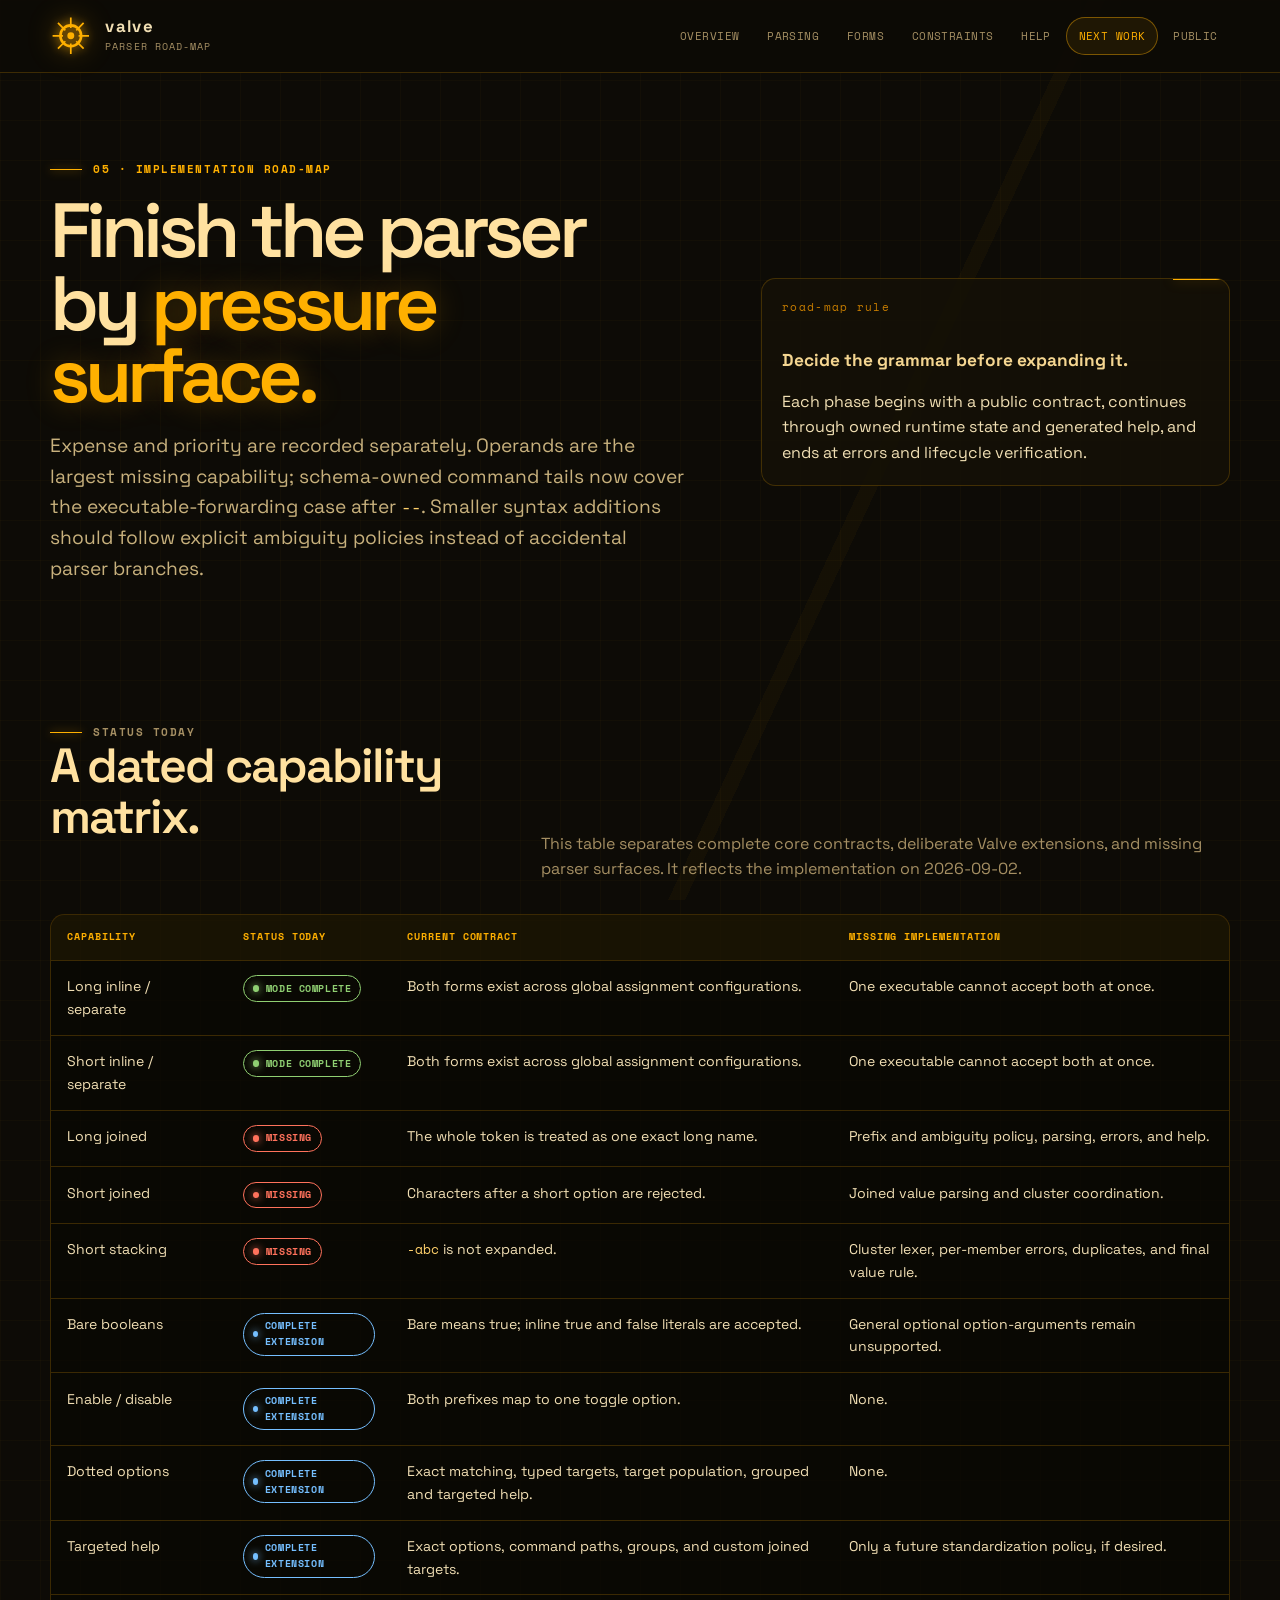
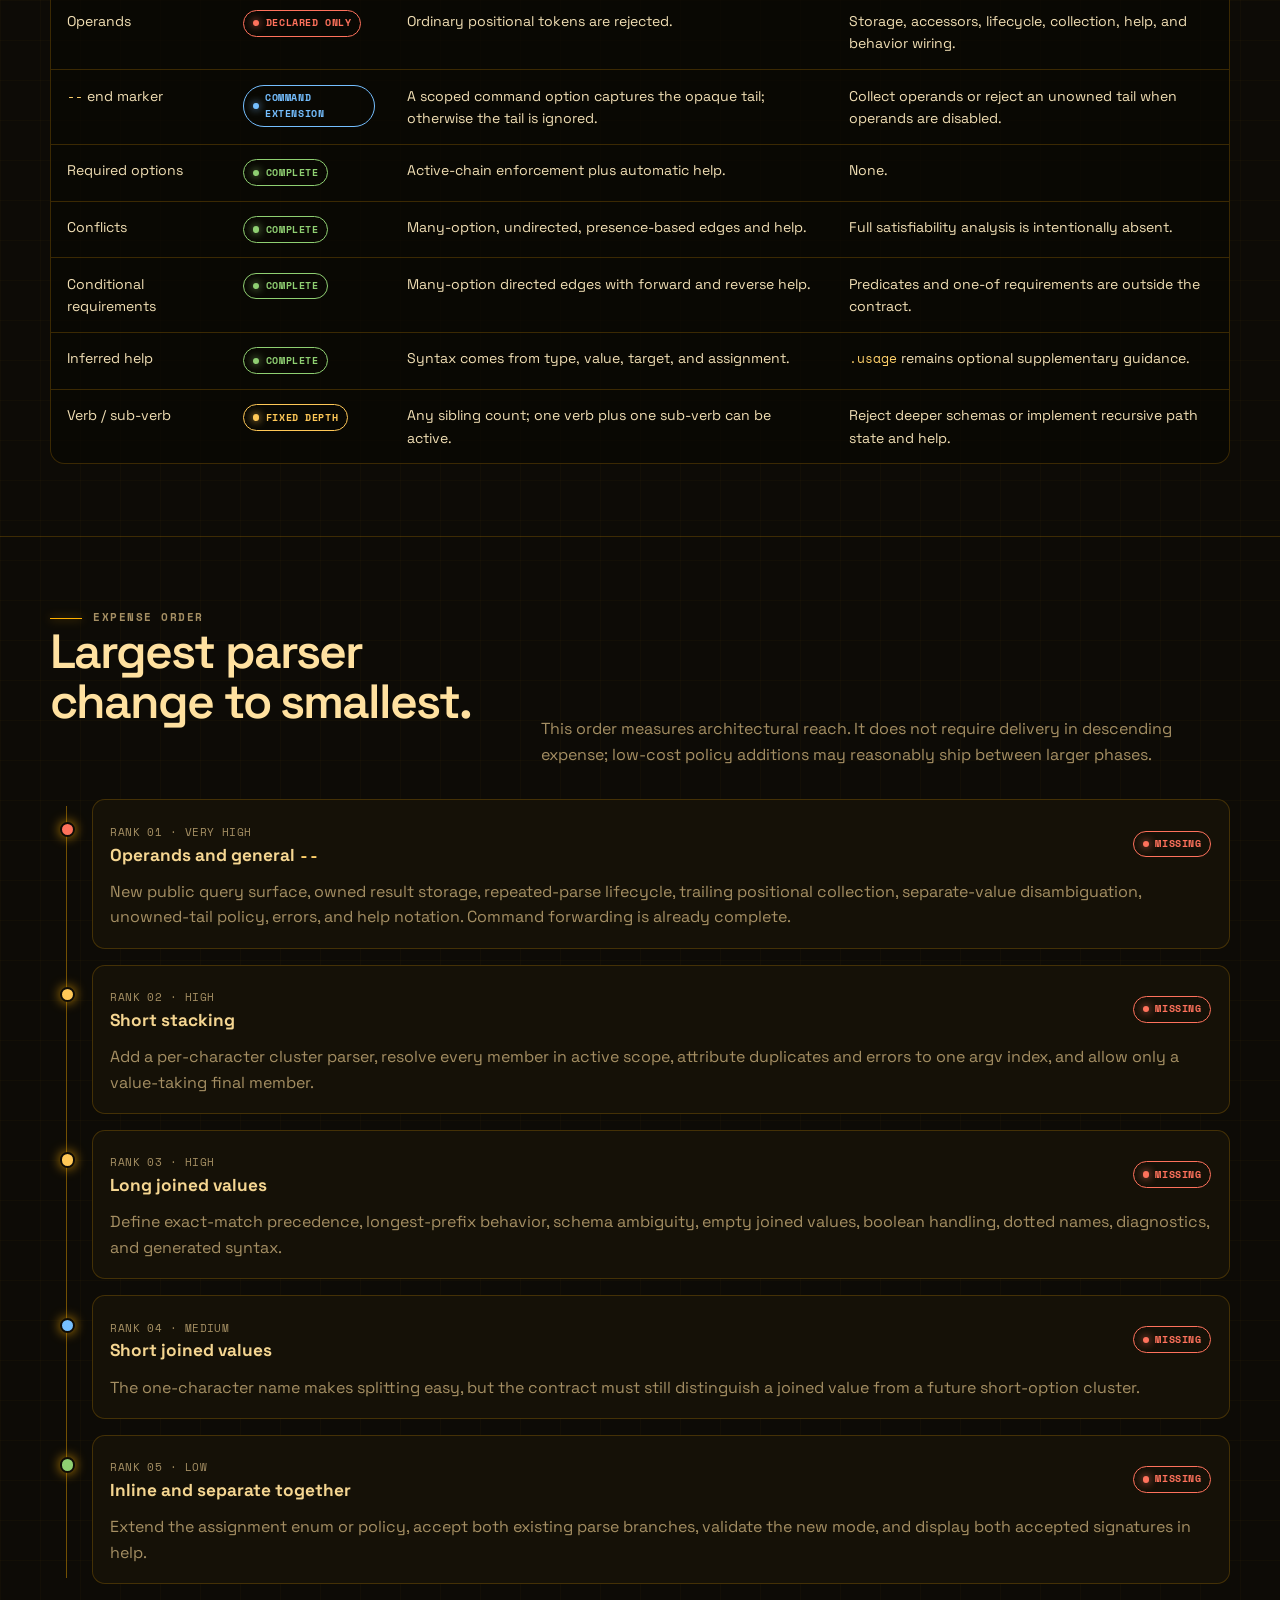
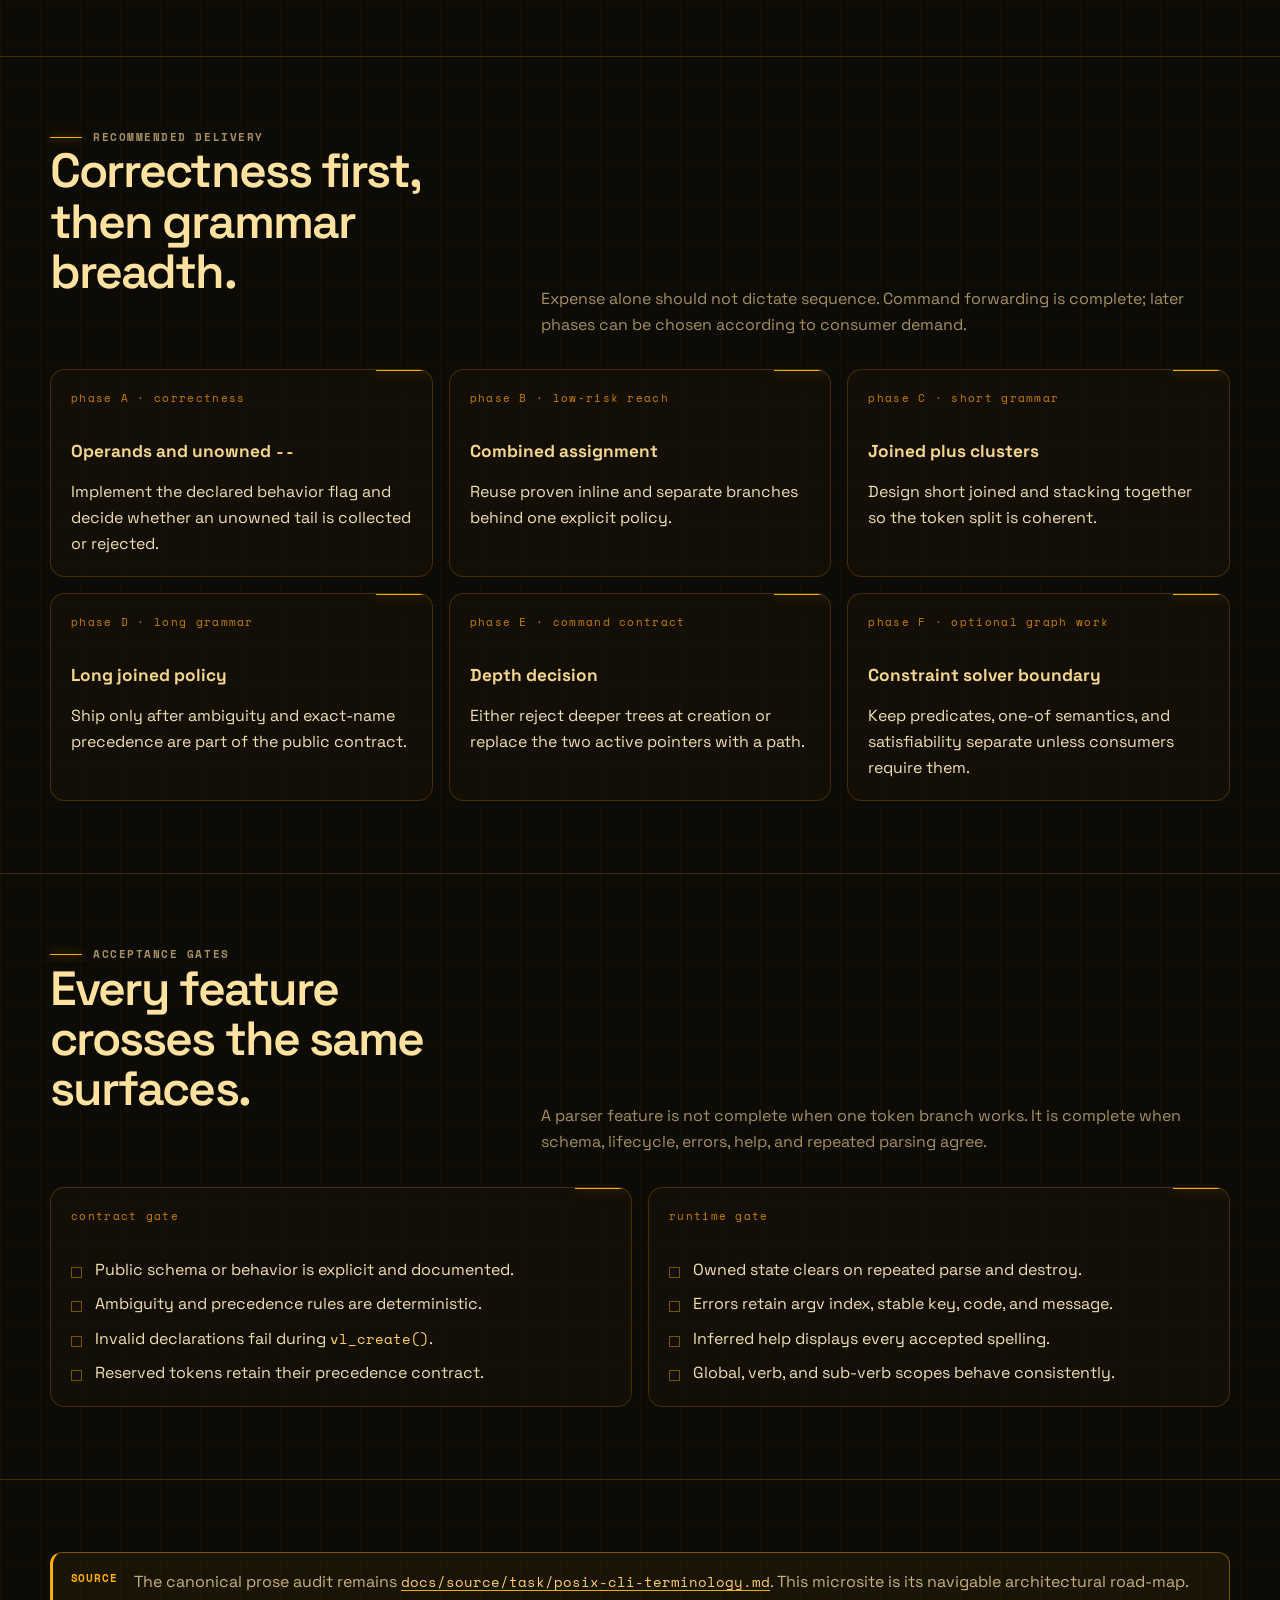
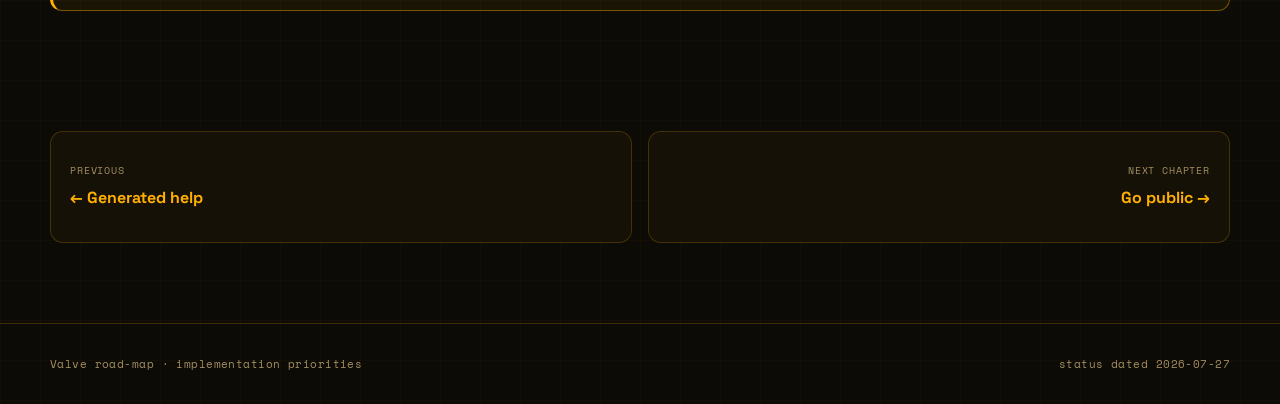
<file: .prompt/refs/road-map/roadmap.html>
<!doctype html>
<html lang="en">
<head>
  <meta charset="utf-8">
  <meta name="viewport" content="width=device-width, initial-scale=1">
  <meta name="description" content="Ordered Valve parser implementation roadmap, current capability matrix, and acceptance gates.">
  <title>Valve road-map — implementation priorities</title>
  <link rel="preconnect" href="https://fonts.googleapis.com">
  <link rel="preconnect" href="https://fonts.gstatic.com" crossorigin>
  <link href="https://fonts.googleapis.com/css2?family=Space+Grotesk:wght@400;600;700&amp;family=Space+Mono:wght@400;700&amp;display=swap" rel="stylesheet">
  <link rel="stylesheet" href="styles.css">
</head>
<body>
  <a class="skip-link" href="#main">Skip to content</a>
  <header class="site-header">
    <div class="shell site-header__inner">
      <a class="brand" href="index.html" aria-label="Valve roadmap home">
        <span class="brand__mark" aria-hidden="true">
          <svg viewBox="0 0 48 48">
            <circle cx="24" cy="24" r="12" fill="none" stroke="currentColor" stroke-width="3"/>
            <circle cx="24" cy="24" r="4" fill="currentColor"/>
            <path d="M24 3v12M24 33v12M3 24h12M33 24h12M9.2 9.2l8.5 8.5M30.3 30.3l8.5 8.5M38.8 9.2l-8.5 8.5M17.7 30.3l-8.5 8.5" stroke="currentColor" stroke-width="2"/>
          </svg>
        </span>
        <span>
          <span class="brand__name">valve</span>
          <span class="brand__meta">parser road-map</span>
        </span>
      </a>
      <button class="nav-toggle" type="button" aria-expanded="false" aria-controls="site-nav">menu</button>
      <nav class="site-nav" id="site-nav" aria-label="Roadmap">
        <a href="index.html">overview</a>
        <a href="parsing.html">parsing</a>
        <a href="forms.html">forms</a>
        <a href="constraints.html">constraints</a>
        <a href="help.html">help</a>
        <a href="roadmap.html">next work</a>
        <a href="public.html">public</a>
      </nav>
    </div>
  </header>

  <main id="main">
    <section class="shell hero hero--compact">
      <div>
        <p class="eyebrow">05 · implementation road-map</p>
        <h1>Finish the parser by <em>pressure surface.</em></h1>
        <p class="lede">
          Expense and priority are recorded separately. Operands are the largest missing
          capability; schema-owned command tails now cover the executable-forwarding
          case after <code>--</code>. Smaller syntax
          additions should follow explicit ambiguity policies instead of accidental
          parser branches.
        </p>
      </div>
      <div class="card">
        <span class="card__index">road-map rule</span>
        <h3>Decide the grammar before expanding it.</h3>
        <p>
          Each phase begins with a public contract, continues through owned runtime
          state and generated help, and ends at errors and lifecycle verification.
        </p>
      </div>
    </section>

    <section class="section">
      <div class="shell">
        <div class="section-heading">
          <div>
            <p class="eyebrow">Status today</p>
            <h2>A dated capability matrix.</h2>
          </div>
          <p>
            This table separates complete core contracts, deliberate Valve extensions,
            and missing parser surfaces. It reflects the implementation on 2026-09-02.
          </p>
        </div>

        <div class="table-wrap reveal">
          <table>
            <thead>
              <tr>
                <th>Capability</th>
                <th>Status today</th>
                <th>Current contract</th>
                <th>Missing implementation</th>
              </tr>
            </thead>
            <tbody>
              <tr>
                <td>Long inline / separate</td>
                <td><span class="status status--complete">mode complete</span></td>
                <td>Both forms exist across global assignment configurations.</td>
                <td>One executable cannot accept both at once.</td>
              </tr>
              <tr>
                <td>Short inline / separate</td>
                <td><span class="status status--complete">mode complete</span></td>
                <td>Both forms exist across global assignment configurations.</td>
                <td>One executable cannot accept both at once.</td>
              </tr>
              <tr>
                <td>Long joined</td>
                <td><span class="status status--missing">missing</span></td>
                <td>The whole token is treated as one exact long name.</td>
                <td>Prefix and ambiguity policy, parsing, errors, and help.</td>
              </tr>
              <tr>
                <td>Short joined</td>
                <td><span class="status status--missing">missing</span></td>
                <td>Characters after a short option are rejected.</td>
                <td>Joined value parsing and cluster coordination.</td>
              </tr>
              <tr>
                <td>Short stacking</td>
                <td><span class="status status--missing">missing</span></td>
                <td><code>-abc</code> is not expanded.</td>
                <td>Cluster lexer, per-member errors, duplicates, and final value rule.</td>
              </tr>
              <tr>
                <td>Bare booleans</td>
                <td><span class="status status--custom">complete extension</span></td>
                <td>Bare means true; inline true and false literals are accepted.</td>
                <td>General optional option-arguments remain unsupported.</td>
              </tr>
              <tr>
                <td>Enable / disable</td>
                <td><span class="status status--custom">complete extension</span></td>
                <td>Both prefixes map to one toggle option.</td>
                <td>None.</td>
              </tr>
              <tr>
                <td>Dotted options</td>
                <td><span class="status status--custom">complete extension</span></td>
                <td>Exact matching, typed targets, target population, grouped and targeted help.</td>
                <td>None.</td>
              </tr>
              <tr>
                <td>Targeted help</td>
                <td><span class="status status--custom">complete extension</span></td>
                <td>Exact options, command paths, groups, and custom joined targets.</td>
                <td>Only a future standardization policy, if desired.</td>
              </tr>
              <tr>
                <td>Operands</td>
                <td><span class="status status--missing">declared only</span></td>
                <td>Ordinary positional tokens are rejected.</td>
                <td>Storage, accessors, lifecycle, collection, help, and behavior wiring.</td>
              </tr>
              <tr>
                <td><code>--</code> end marker</td>
                <td><span class="status status--custom">command extension</span></td>
                <td>A scoped command option captures the opaque tail; otherwise the tail is ignored.</td>
                <td>Collect operands or reject an unowned tail when operands are disabled.</td>
              </tr>
              <tr>
                <td>Required options</td>
                <td><span class="status status--complete">complete</span></td>
                <td>Active-chain enforcement plus automatic help.</td>
                <td>None.</td>
              </tr>
              <tr>
                <td>Conflicts</td>
                <td><span class="status status--complete">complete</span></td>
                <td>Many-option, undirected, presence-based edges and help.</td>
                <td>Full satisfiability analysis is intentionally absent.</td>
              </tr>
              <tr>
                <td>Conditional requirements</td>
                <td><span class="status status--complete">complete</span></td>
                <td>Many-option directed edges with forward and reverse help.</td>
                <td>Predicates and one-of requirements are outside the contract.</td>
              </tr>
              <tr>
                <td>Inferred help</td>
                <td><span class="status status--complete">complete</span></td>
                <td>Syntax comes from type, value, target, and assignment.</td>
                <td><code>.usage</code> remains optional supplementary guidance.</td>
              </tr>
              <tr>
                <td>Verb / sub-verb</td>
                <td><span class="status status--partial">fixed depth</span></td>
                <td>Any sibling count; one verb plus one sub-verb can be active.</td>
                <td>Reject deeper schemas or implement recursive path state and help.</td>
              </tr>
            </tbody>
          </table>
        </div>
      </div>
    </section>

    <section class="section">
      <div class="shell">
        <div class="section-heading">
          <div>
            <p class="eyebrow">Expense order</p>
            <h2>Largest parser change to smallest.</h2>
          </div>
          <p>
            This order measures architectural reach. It does not require delivery in
            descending expense; low-cost policy additions may reasonably ship between
            larger phases.
          </p>
        </div>

        <div class="timeline">
          <article class="timeline__item reveal" data-expense="very-high">
            <div class="timeline__top">
              <div>
                <span class="card__meta">rank 01 · very high</span>
                <h3>Operands and general <code>--</code></h3>
              </div>
              <span class="status status--missing">missing</span>
            </div>
            <p>
              New public query surface, owned result storage, repeated-parse lifecycle,
              trailing positional collection, separate-value disambiguation, unowned-tail
              policy, errors, and help notation. Command forwarding is already complete.
            </p>
          </article>

          <article class="timeline__item reveal" data-expense="high">
            <div class="timeline__top">
              <div>
                <span class="card__meta">rank 02 · high</span>
                <h3>Short stacking</h3>
              </div>
              <span class="status status--missing">missing</span>
            </div>
            <p>
              Add a per-character cluster parser, resolve every member in active scope,
              attribute duplicates and errors to one argv index, and allow only a
              value-taking final member.
            </p>
          </article>

          <article class="timeline__item reveal" data-expense="high">
            <div class="timeline__top">
              <div>
                <span class="card__meta">rank 03 · high</span>
                <h3>Long joined values</h3>
              </div>
              <span class="status status--missing">missing</span>
            </div>
            <p>
              Define exact-match precedence, longest-prefix behavior, schema ambiguity,
              empty joined values, boolean handling, dotted names, diagnostics, and
              generated syntax.
            </p>
          </article>

          <article class="timeline__item reveal" data-expense="medium">
            <div class="timeline__top">
              <div>
                <span class="card__meta">rank 04 · medium</span>
                <h3>Short joined values</h3>
              </div>
              <span class="status status--missing">missing</span>
            </div>
            <p>
              The one-character name makes splitting easy, but the contract must still
              distinguish a joined value from a future short-option cluster.
            </p>
          </article>

          <article class="timeline__item reveal" data-expense="low">
            <div class="timeline__top">
              <div>
                <span class="card__meta">rank 05 · low</span>
                <h3>Inline and separate together</h3>
              </div>
              <span class="status status--missing">missing</span>
            </div>
            <p>
              Extend the assignment enum or policy, accept both existing parse branches,
              validate the new mode, and display both accepted signatures in help.
            </p>
          </article>
        </div>
      </div>
    </section>

    <section class="section">
      <div class="shell">
        <div class="section-heading">
          <div>
            <p class="eyebrow">Recommended delivery</p>
            <h2>Correctness first, then grammar breadth.</h2>
          </div>
          <p>
            Expense alone should not dictate sequence. Command forwarding is complete;
            later phases can be chosen according to consumer demand.
          </p>
        </div>

        <div class="grid grid--3">
          <div class="card reveal">
            <span class="card__index">phase A · correctness</span>
            <h3>Operands and unowned <code>--</code></h3>
            <p>Implement the declared behavior flag and decide whether an unowned tail is collected or rejected.</p>
          </div>
          <div class="card reveal">
            <span class="card__index">phase B · low-risk reach</span>
            <h3>Combined assignment</h3>
            <p>Reuse proven inline and separate branches behind one explicit policy.</p>
          </div>
          <div class="card reveal">
            <span class="card__index">phase C · short grammar</span>
            <h3>Joined plus clusters</h3>
            <p>Design short joined and stacking together so the token split is coherent.</p>
          </div>
          <div class="card reveal">
            <span class="card__index">phase D · long grammar</span>
            <h3>Long joined policy</h3>
            <p>Ship only after ambiguity and exact-name precedence are part of the public contract.</p>
          </div>
          <div class="card reveal">
            <span class="card__index">phase E · command contract</span>
            <h3>Depth decision</h3>
            <p>Either reject deeper trees at creation or replace the two active pointers with a path.</p>
          </div>
          <div class="card reveal">
            <span class="card__index">phase F · optional graph work</span>
            <h3>Constraint solver boundary</h3>
            <p>Keep predicates, one-of semantics, and satisfiability separate unless consumers require them.</p>
          </div>
        </div>
      </div>
    </section>

    <section class="section">
      <div class="shell">
        <div class="section-heading">
          <div>
            <p class="eyebrow">Acceptance gates</p>
            <h2>Every feature crosses the same surfaces.</h2>
          </div>
          <p>
            A parser feature is not complete when one token branch works. It is complete
            when schema, lifecycle, errors, help, and repeated parsing agree.
          </p>
        </div>

        <div class="grid grid--2">
          <div class="card reveal">
            <span class="card__index">contract gate</span>
            <ul class="checklist">
              <li>Public schema or behavior is explicit and documented.</li>
              <li>Ambiguity and precedence rules are deterministic.</li>
              <li>Invalid declarations fail during <code>vl_create()</code>.</li>
              <li>Reserved tokens retain their precedence contract.</li>
            </ul>
          </div>
          <div class="card reveal">
            <span class="card__index">runtime gate</span>
            <ul class="checklist">
              <li>Owned state clears on repeated parse and destroy.</li>
              <li>Errors retain argv index, stable key, code, and message.</li>
              <li>Inferred help displays every accepted spelling.</li>
              <li>Global, verb, and sub-verb scopes behave consistently.</li>
            </ul>
          </div>
        </div>
      </div>
    </section>

    <section class="section">
      <div class="shell">
        <div class="callout">
          <span class="callout__key">source</span>
          <p>
            The canonical prose audit remains
            <a href="../source/task/posix-cli-terminology.md"><code>docs/source/task/posix-cli-terminology.md</code></a>.
            This microsite is its navigable architectural road-map.
          </p>
        </div>
      </div>
    </section>

    <div class="shell pager">
      <a href="help.html">
        <small>previous</small>
        <strong>← Generated help</strong>
      </a>
      <a href="public.html">
        <small>next chapter</small>
        <strong>Go public →</strong>
      </a>
    </div>
  </main>

  <footer class="site-footer">
    <div class="shell site-footer__inner">
      <span>Valve road-map · implementation priorities</span>
        <span>status dated 2026-07-27</span>
    </div>
  </footer>
  <script src="site.js"></script>
</body>
</html>
</file>
<file: .prompt/refs/road-map/styles.css>
:root {
  --bg: #0d0b06;
  --surface: #151107;
  --surface-strong: #1d1608;
  --ink: #ffb000;
  --ink-rgb: 255, 176, 0;
  --accent: #c97e00;
  --text: #f1dfb4;
  --muted: #a58f63;
  --line: rgba(var(--ink-rgb), .2);
  --line-strong: rgba(var(--ink-rgb), .42);
  --good: #8fcf72;
  --warn: #ffc857;
  --bad: #ff725c;
  --info: #75bfff;
  --shadow: 0 28px 80px rgba(0, 0, 0, .34);
  --display: "Space Grotesk", -apple-system, BlinkMacSystemFont, "Segoe UI", sans-serif;
  --mono: "Space Mono", "SFMono-Regular", Consolas, monospace;
  color-scheme: dark;
}

* {
  box-sizing: border-box;
}

html {
  scroll-behavior: smooth;
}

body {
  min-height: 100vh;
  margin: 0;
  background:
    radial-gradient(circle at 74% -10%, rgba(var(--ink-rgb), .12), transparent 32rem),
    linear-gradient(rgba(var(--ink-rgb), .025) 1px, transparent 1px),
    linear-gradient(90deg, rgba(var(--ink-rgb), .025) 1px, transparent 1px),
    var(--bg);
  background-size: auto, 40px 40px, 40px 40px, auto;
  color: var(--text);
  font-family: var(--display);
  line-height: 1.6;
}

body::before {
  position: fixed;
  inset: 0;
  z-index: -1;
  background: linear-gradient(115deg, transparent 0 64%, rgba(var(--ink-rgb), .035) 64% 65%, transparent 65%);
  content: "";
  pointer-events: none;
}

a {
  color: var(--ink);
  text-underline-offset: .2em;
}

a:hover {
  color: #ffd06a;
}

button,
a {
  -webkit-tap-highlight-color: transparent;
}

code,
pre,
.mono {
  font-family: var(--mono);
}

code {
  color: #ffd16b;
  font-size: .9em;
}

pre {
  overflow-x: auto;
  margin: 0;
  padding: 1rem 1.1rem;
  border: 1px solid var(--line);
  border-radius: .75rem;
  background: #090804;
  color: #efdaa8;
  font-size: .82rem;
  line-height: 1.7;
}

svg {
  display: block;
  max-width: 100%;
}

.skip-link {
  position: fixed;
  top: .75rem;
  left: .75rem;
  z-index: 100;
  padding: .6rem .9rem;
  transform: translateY(-180%);
  border: 1px solid var(--ink);
  background: var(--bg);
  color: var(--ink);
}

.skip-link:focus {
  transform: translateY(0);
}

.shell {
  width: min(1180px, calc(100% - 2rem));
  margin: 0 auto;
}

.site-header {
  position: sticky;
  top: 0;
  z-index: 40;
  border-bottom: 1px solid var(--line);
  background: rgba(13, 11, 6, .88);
  backdrop-filter: blur(18px);
}

.site-header__inner {
  display: flex;
  min-height: 4.5rem;
  align-items: center;
  justify-content: space-between;
  gap: 1.5rem;
}

.brand {
  display: inline-flex;
  align-items: center;
  gap: .85rem;
  color: var(--text);
  text-decoration: none;
}

.brand__mark {
  position: relative;
  width: 2.6rem;
  height: 2.6rem;
  flex: none;
  color: var(--ink);
  filter:
    drop-shadow(0 0 5px rgba(var(--ink-rgb), .75))
    drop-shadow(0 0 14px rgba(var(--ink-rgb), .35));
  animation: signal-glow 2.8s ease-in-out infinite;
}

.brand__mark svg {
  width: 100%;
  height: 100%;
}

.brand__name {
  display: block;
  font-size: 1.05rem;
  font-weight: 700;
  letter-spacing: .08em;
  line-height: 1.1;
}

.brand__meta {
  display: block;
  margin-top: .18rem;
  color: var(--muted);
  font-family: var(--mono);
  font-size: .62rem;
  letter-spacing: .11em;
  text-transform: uppercase;
}

.nav-toggle {
  display: none;
  border: 1px solid var(--line-strong);
  border-radius: 999px;
  background: var(--surface);
  color: var(--ink);
  font: 700 .72rem/1 var(--mono);
  letter-spacing: .08em;
  padding: .72rem .9rem;
  text-transform: uppercase;
}

.site-nav {
  display: flex;
  align-items: center;
  gap: .2rem;
}

.site-nav a {
  border: 1px solid transparent;
  border-radius: 999px;
  color: var(--muted);
  font-family: var(--mono);
  font-size: .7rem;
  letter-spacing: .04em;
  padding: .55rem .7rem;
  text-decoration: none;
  text-transform: uppercase;
}

.site-nav a:hover,
.site-nav a[aria-current="page"] {
  border-color: var(--line-strong);
  background: rgba(var(--ink-rgb), .08);
  color: var(--ink);
}

.hero {
  display: grid;
  grid-template-columns: minmax(0, 1.15fr) minmax(19rem, .85fr);
  gap: clamp(2rem, 6vw, 5rem);
  align-items: center;
  min-height: 38rem;
  padding: 6rem 0 4rem;
}

.hero--compact {
  min-height: auto;
  padding: 5.5rem 0 3rem;
}

.eyebrow {
  display: flex;
  align-items: center;
  gap: .7rem;
  margin: 0 0 1rem;
  color: var(--ink);
  font-family: var(--mono);
  font-size: .68rem;
  font-weight: 700;
  letter-spacing: .14em;
  text-transform: uppercase;
}

.eyebrow::before {
  width: 2rem;
  height: 1px;
  background: var(--ink);
  box-shadow: 0 0 10px rgba(var(--ink-rgb), .8);
  content: "";
}

h1,
h2,
h3,
p {
  margin-top: 0;
}

h1 {
  max-width: 14ch;
  margin-bottom: 1.25rem;
  color: #ffe1a0;
  font-size: clamp(3rem, 7vw, 6.3rem);
  font-weight: 600;
  letter-spacing: -.065em;
  line-height: .94;
}

.hero--compact h1 {
  max-width: 18ch;
  font-size: clamp(2.7rem, 6vw, 5rem);
}

h1 em {
  color: var(--ink);
  font-style: normal;
  text-shadow: 0 0 30px rgba(var(--ink-rgb), .25);
}

h2 {
  color: #ffe1a0;
  font-size: clamp(1.8rem, 4vw, 3rem);
  font-weight: 600;
  letter-spacing: -.04em;
  line-height: 1.05;
}

h3 {
  color: #f5d691;
  font-size: 1.08rem;
  line-height: 1.3;
}

.lede {
  max-width: 65ch;
  color: #c8b17d;
  font-size: clamp(1rem, 2vw, 1.2rem);
}

.hero__actions {
  display: flex;
  flex-wrap: wrap;
  gap: .75rem;
  margin-top: 2rem;
}

.button {
  display: inline-flex;
  min-height: 2.8rem;
  align-items: center;
  justify-content: center;
  border: 1px solid var(--line-strong);
  border-radius: 999px;
  background: var(--surface);
  color: var(--ink);
  font-family: var(--mono);
  font-size: .74rem;
  font-weight: 700;
  letter-spacing: .05em;
  padding: .65rem 1rem;
  text-decoration: none;
  text-transform: uppercase;
}

.button--primary {
  border-color: var(--ink);
  background: var(--ink);
  color: var(--bg);
}

.button:hover {
  background: var(--accent);
  color: var(--bg);
}

.signal-panel {
  position: relative;
  overflow: hidden;
  min-height: 24rem;
  border: 1px solid var(--line-strong);
  border-radius: 1rem;
  background:
    radial-gradient(circle at 50% 45%, rgba(var(--ink-rgb), .13), transparent 44%),
    var(--surface);
  box-shadow: var(--shadow);
}

.signal-panel::before,
.signal-panel::after {
  position: absolute;
  inset: 10%;
  border: 1px solid rgba(var(--ink-rgb), .12);
  border-radius: 50%;
  content: "";
}

.signal-panel::after {
  inset: 23%;
}

.signal-panel__diagram {
  position: absolute;
  inset: 0;
  width: 100%;
  height: 100%;
}

.signal-panel__label {
  position: absolute;
  right: 1rem;
  bottom: 1rem;
  left: 1rem;
  display: flex;
  justify-content: space-between;
  gap: 1rem;
  color: var(--muted);
  font-family: var(--mono);
  font-size: .63rem;
  letter-spacing: .08em;
  text-transform: uppercase;
}

.section {
  padding: 4.5rem 0;
}

.section + .section {
  border-top: 1px solid var(--line);
}

.section-heading {
  display: grid;
  grid-template-columns: minmax(0, .8fr) minmax(18rem, 1.2fr);
  gap: 2rem;
  align-items: end;
  margin-bottom: 2rem;
}

.section-heading p {
  margin-bottom: 0;
  color: var(--muted);
}

.grid {
  display: grid;
  gap: 1rem;
}

.grid--2 {
  grid-template-columns: repeat(2, minmax(0, 1fr));
}

.grid--3 {
  grid-template-columns: repeat(3, minmax(0, 1fr));
}

.grid--4 {
  grid-template-columns: repeat(4, minmax(0, 1fr));
}

.card {
  position: relative;
  overflow: hidden;
  border: 1px solid var(--line);
  border-radius: .9rem;
  background: rgba(21, 17, 7, .83);
  padding: 1.25rem;
}

.card::before {
  position: absolute;
  top: 0;
  right: 0;
  width: 3.5rem;
  height: 1px;
  background: var(--ink);
  box-shadow: 0 0 12px rgba(var(--ink-rgb), .6);
  content: "";
}

.card p:last-child,
.card ul:last-child {
  margin-bottom: 0;
}

.card__index {
  display: block;
  margin-bottom: 2rem;
  color: var(--accent);
  font-family: var(--mono);
  font-size: .68rem;
  letter-spacing: .12em;
}

.card__meta {
  color: var(--muted);
  font-family: var(--mono);
  font-size: .7rem;
  letter-spacing: .04em;
  text-transform: uppercase;
}

.card--link {
  min-height: 14rem;
  color: inherit;
  text-decoration: none;
  transition: border-color .2s ease, transform .2s ease, background .2s ease;
}

.card--link:hover {
  transform: translateY(-3px);
  border-color: var(--ink);
  background: var(--surface-strong);
  color: inherit;
}

.status {
  display: inline-flex;
  align-items: center;
  gap: .4rem;
  border: 1px solid currentColor;
  border-radius: 999px;
  font-family: var(--mono);
  font-size: .62rem;
  font-weight: 700;
  letter-spacing: .06em;
  padding: .28rem .55rem;
  text-transform: uppercase;
}

.status::before {
  width: .4rem;
  height: .4rem;
  border-radius: 50%;
  background: currentColor;
  box-shadow: 0 0 8px currentColor;
  content: "";
}

.status--complete {
  color: var(--good);
}

.status--partial {
  color: var(--warn);
}

.status--missing {
  color: var(--bad);
}

.status--custom {
  color: var(--info);
}

.metric {
  border-left: 1px solid var(--line-strong);
  padding-left: 1rem;
}

.metric__value {
  display: block;
  color: var(--ink);
  font-size: clamp(1.6rem, 4vw, 2.5rem);
  font-weight: 600;
  letter-spacing: -.05em;
  line-height: 1;
}

.metric__label {
  display: block;
  margin-top: .5rem;
  color: var(--muted);
  font-family: var(--mono);
  font-size: .65rem;
  letter-spacing: .08em;
  text-transform: uppercase;
}

.readiness {
  display: grid;
  grid-template-columns: repeat(2, minmax(0, 1fr));
  gap: 1rem;
  margin-top: 1.4rem;
}

.readiness__card {
  border: 1px solid var(--line);
  border-radius: .9rem;
  background: var(--surface);
  padding: 1.1rem 1.15rem;
}

.readiness__card h3 {
  margin: .35rem 0 .85rem;
}

.readiness__note {
  margin: .85rem 0 0;
  color: var(--muted);
  font-size: .84rem;
}

.readiness__rail {
  position: relative;
  height: .55rem;
  overflow: hidden;
  margin-top: 1rem;
  border-radius: 999px;
  background: rgba(var(--ink-rgb), .08);
}

.readiness__fill {
  display: block;
  width: var(--readiness, 0%);
  height: 100%;
  border-radius: inherit;
  background: linear-gradient(90deg, var(--accent), var(--ink));
  box-shadow: 0 0 10px rgba(var(--ink-rgb), .55);
}

.readiness__fill--good {
  background: linear-gradient(90deg, #6aa84f, var(--good));
  box-shadow: 0 0 10px rgba(143, 207, 114, .45);
}

.readiness__marks {
  display: flex;
  justify-content: space-between;
  gap: .5rem;
  margin-top: .55rem;
  color: var(--muted);
  font-family: var(--mono);
  font-size: .62rem;
  letter-spacing: .04em;
  text-transform: uppercase;
}

.readiness__marks .done {
  color: var(--good);
}

@media (max-width: 720px) {
  .readiness {
    grid-template-columns: 1fr;
  }
}

.table-wrap {
  overflow-x: auto;
  border: 1px solid var(--line);
  border-radius: .9rem;
  background: rgba(9, 8, 4, .7);
}

table {
  width: 100%;
  border-collapse: collapse;
  font-size: .88rem;
}

th,
td {
  padding: .9rem 1rem;
  border-bottom: 1px solid var(--line);
  text-align: left;
  vertical-align: top;
}

th {
  background: rgba(var(--ink-rgb), .06);
  color: var(--ink);
  font-family: var(--mono);
  font-size: .64rem;
  letter-spacing: .09em;
  text-transform: uppercase;
}

tr:last-child td {
  border-bottom: 0;
}

tbody tr:hover {
  background: rgba(var(--ink-rgb), .035);
}

.flow {
  display: grid;
  grid-template-columns: repeat(5, minmax(0, 1fr));
  gap: 1.6rem;
  margin: 2rem 0;
}

.flow__step {
  position: relative;
  min-height: 10rem;
  border: 1px solid var(--line);
  border-radius: .8rem;
  background: var(--surface);
  padding: 1rem;
}

.flow__step:not(:last-child)::after {
  position: absolute;
  top: 50%;
  left: calc(100% + .35rem);
  width: .9rem;
  height: 1px;
  background: var(--ink);
  box-shadow: 0 0 8px rgba(var(--ink-rgb), .7);
  content: "";
}

.flow__step strong {
  display: block;
  margin-bottom: .7rem;
  color: #f8d98e;
}

.flow__step p {
  margin: 0;
  color: var(--muted);
  font-size: .84rem;
}

.flow__number {
  display: block;
  margin-bottom: 1.2rem;
  color: var(--ink);
  font-family: var(--mono);
  font-size: .67rem;
}

.diagram {
  overflow: hidden;
  border: 1px solid var(--line);
  border-radius: 1rem;
  background: #090804;
  padding: clamp(1rem, 3vw, 2rem);
}

.diagram svg {
  width: 100%;
  height: auto;
}

.diagram text {
  font-family: var(--mono);
}

.diagram .node {
  fill: #151107;
  stroke: rgba(var(--ink-rgb), .55);
  stroke-width: 1.5;
}

.diagram .node--active {
  fill: rgba(var(--ink-rgb), .12);
  stroke: var(--ink);
}

.diagram .node--missing {
  fill: rgba(255, 114, 92, .08);
  stroke: var(--bad);
}

.diagram .wire {
  fill: none;
  stroke: rgba(var(--ink-rgb), .56);
  stroke-width: 1.5;
}

.diagram .wire--muted {
  stroke: rgba(var(--ink-rgb), .22);
  stroke-dasharray: 5 5;
}

.diagram .label {
  fill: #f2d899;
  font-size: 13px;
}

.diagram .label--small {
  fill: var(--muted);
  font-size: 10px;
  letter-spacing: .04em;
}

.callout {
  display: grid;
  grid-template-columns: auto 1fr;
  gap: 1rem;
  border: 1px solid var(--line-strong);
  border-left: 3px solid var(--ink);
  border-radius: .75rem;
  background: rgba(var(--ink-rgb), .055);
  padding: 1rem 1.1rem;
}

.callout--danger {
  border-left-color: var(--bad);
  background: rgba(255, 114, 92, .055);
}

.callout--good {
  border-left-color: var(--good);
  background: rgba(143, 207, 114, .055);
}

.callout__key {
  color: var(--ink);
  font-family: var(--mono);
  font-size: .7rem;
  font-weight: 700;
  letter-spacing: .08em;
  text-transform: uppercase;
}

.callout p {
  margin: 0;
  color: #c8b17d;
}

.legend {
  display: flex;
  flex-wrap: wrap;
  gap: .7rem 1rem;
  margin: 1rem 0 0;
  color: var(--muted);
  font-family: var(--mono);
  font-size: .67rem;
}

.legend span {
  display: inline-flex;
  align-items: center;
  gap: .4rem;
}

.legend i {
  width: .55rem;
  height: .55rem;
  border-radius: 50%;
  background: var(--ink);
  box-shadow: 0 0 7px currentColor;
}

.legend .good {
  color: var(--good);
}

.legend .warn {
  color: var(--warn);
}

.legend .bad {
  color: var(--bad);
}

.timeline {
  position: relative;
  display: grid;
  gap: 1rem;
  margin-left: .6rem;
  padding-left: 2rem;
}

.timeline::before {
  position: absolute;
  top: .4rem;
  bottom: .4rem;
  left: .4rem;
  width: 1px;
  background: var(--line-strong);
  content: "";
}

.timeline__item {
  position: relative;
  border: 1px solid var(--line);
  border-radius: .8rem;
  background: var(--surface);
  padding: 1.1rem;
}

.timeline__item::before {
  position: absolute;
  top: 1.35rem;
  left: -2.05rem;
  width: .7rem;
  height: .7rem;
  border: 2px solid var(--bg);
  border-radius: 50%;
  background: var(--ink);
  box-shadow: 0 0 12px rgba(var(--ink-rgb), .8);
  content: "";
}

.timeline__item[data-expense="very-high"]::before {
  background: var(--bad);
}

.timeline__item[data-expense="high"]::before {
  background: var(--warn);
}

.timeline__item[data-expense="medium"]::before {
  background: var(--info);
}

.timeline__item[data-expense="low"]::before {
  background: var(--good);
}

.timeline__top {
  display: flex;
  align-items: center;
  justify-content: space-between;
  gap: 1rem;
}

.timeline__top h3 {
  margin-bottom: .25rem;
}

.timeline__item p {
  margin: .55rem 0 0;
  color: var(--muted);
}

.expense {
  display: grid;
  grid-template-columns: 10rem 1fr auto;
  gap: 1rem;
  align-items: center;
  padding: .85rem 0;
  border-bottom: 1px solid var(--line);
}

.expense:last-child {
  border-bottom: 0;
}

.expense__rail {
  height: .45rem;
  overflow: hidden;
  border-radius: 999px;
  background: rgba(var(--ink-rgb), .08);
}

.expense__fill {
  display: block;
  width: var(--expense);
  height: 100%;
  border-radius: inherit;
  background: linear-gradient(90deg, var(--accent), var(--ink));
  box-shadow: 0 0 10px rgba(var(--ink-rgb), .6);
}

.expense__value {
  color: var(--muted);
  font-family: var(--mono);
  font-size: .65rem;
  text-transform: uppercase;
}

.term-list {
  display: grid;
  grid-template-columns: repeat(2, minmax(0, 1fr));
  gap: 1rem;
}

.term {
  border-top: 1px solid var(--line-strong);
  padding-top: .9rem;
}

.term dt {
  color: var(--ink);
  font-family: var(--mono);
  font-size: .78rem;
  font-weight: 700;
}

.term dd {
  margin: .45rem 0 0;
  color: var(--muted);
}

.checklist {
  display: grid;
  gap: .55rem;
  margin: 0;
  padding: 0;
  list-style: none;
}

.checklist li {
  position: relative;
  padding-left: 1.5rem;
}

.checklist li::before {
  position: absolute;
  top: .63em;
  left: 0;
  width: .55rem;
  height: .55rem;
  border: 1px solid var(--line-strong);
  content: "";
}

.checklist li.is-done::before,
.checklist--done li::before {
  border-color: var(--good);
  background: var(--good);
  box-shadow: 0 0 8px rgba(143, 207, 114, .45);
}

.pager {
  display: grid;
  grid-template-columns: repeat(2, minmax(0, 1fr));
  gap: 1rem;
  padding: 3rem 0 5rem;
}

.pager a {
  display: flex;
  min-height: 7rem;
  flex-direction: column;
  justify-content: center;
  border: 1px solid var(--line);
  border-radius: .8rem;
  background: var(--surface);
  padding: 1rem 1.2rem;
  text-decoration: none;
}

.pager a:last-child {
  align-items: flex-end;
  text-align: right;
}

.pager small {
  color: var(--muted);
  font-family: var(--mono);
  font-size: .64rem;
  letter-spacing: .08em;
  text-transform: uppercase;
}

.pager strong {
  margin-top: .35rem;
  color: var(--ink);
}

.site-footer {
  border-top: 1px solid var(--line);
  color: var(--muted);
  font-family: var(--mono);
  font-size: .68rem;
  letter-spacing: .04em;
}

.site-footer__inner {
  display: flex;
  min-height: 5rem;
  align-items: center;
  justify-content: space-between;
  gap: 1rem;
}

.reveal {
  opacity: 0;
  transform: translateY(12px);
  transition: opacity .45s ease, transform .45s ease;
}

.reveal.is-visible {
  opacity: 1;
  transform: none;
}

@keyframes signal-glow {
  0%,
  100% {
    filter:
      drop-shadow(0 0 4px rgba(var(--ink-rgb), .65))
      drop-shadow(0 0 10px rgba(var(--ink-rgb), .3));
  }
  50% {
    filter:
      drop-shadow(0 0 8px rgba(var(--ink-rgb), 1))
      drop-shadow(0 0 22px rgba(var(--ink-rgb), .55));
  }
}

@media (max-width: 960px) {
  .site-header__inner {
    min-height: 4rem;
  }

  .nav-toggle {
    display: inline-flex;
  }

  .site-nav {
    position: absolute;
    top: calc(100% + 1px);
    right: 1rem;
    left: 1rem;
    display: none;
    flex-direction: column;
    align-items: stretch;
    border: 1px solid var(--line-strong);
    border-radius: .8rem;
    background: var(--bg);
    box-shadow: var(--shadow);
    padding: .6rem;
  }

  .site-nav.is-open {
    display: flex;
  }

  .site-nav a {
    border-radius: .5rem;
    padding: .8rem;
  }

  .hero,
  .section-heading {
    grid-template-columns: 1fr;
  }

  .hero {
    min-height: auto;
    padding-top: 4.5rem;
  }

  .signal-panel {
    min-height: 21rem;
  }

  .grid--4 {
    grid-template-columns: repeat(2, minmax(0, 1fr));
  }

  .flow {
    grid-template-columns: 1fr;
  }

  .flow__step {
    min-height: auto;
  }

  .flow__step:not(:last-child)::after {
    top: calc(100% + .35rem);
    left: 1.3rem;
    width: 1px;
    height: .9rem;
  }
}

@media (max-width: 680px) {
  .shell {
    width: min(100% - 1.25rem, 1180px);
  }

  h1 {
    font-size: clamp(2.65rem, 15vw, 4.4rem);
  }

  .grid--2,
  .grid--3,
  .grid--4,
  .term-list,
  .pager {
    grid-template-columns: 1fr;
  }

  .expense {
    grid-template-columns: 1fr auto;
  }

  .expense__rail {
    grid-column: 1 / -1;
    grid-row: 2;
  }

  .site-footer__inner {
    align-items: flex-start;
    flex-direction: column;
    justify-content: center;
  }
}

@media (prefers-reduced-motion: reduce) {
  html {
    scroll-behavior: auto;
  }

  *,
  *::before,
  *::after {
    animation-duration: .01ms !important;
    animation-iteration-count: 1 !important;
    transition-duration: .01ms !important;
  }

  .reveal {
    opacity: 1;
    transform: none;
  }
}
</file>
